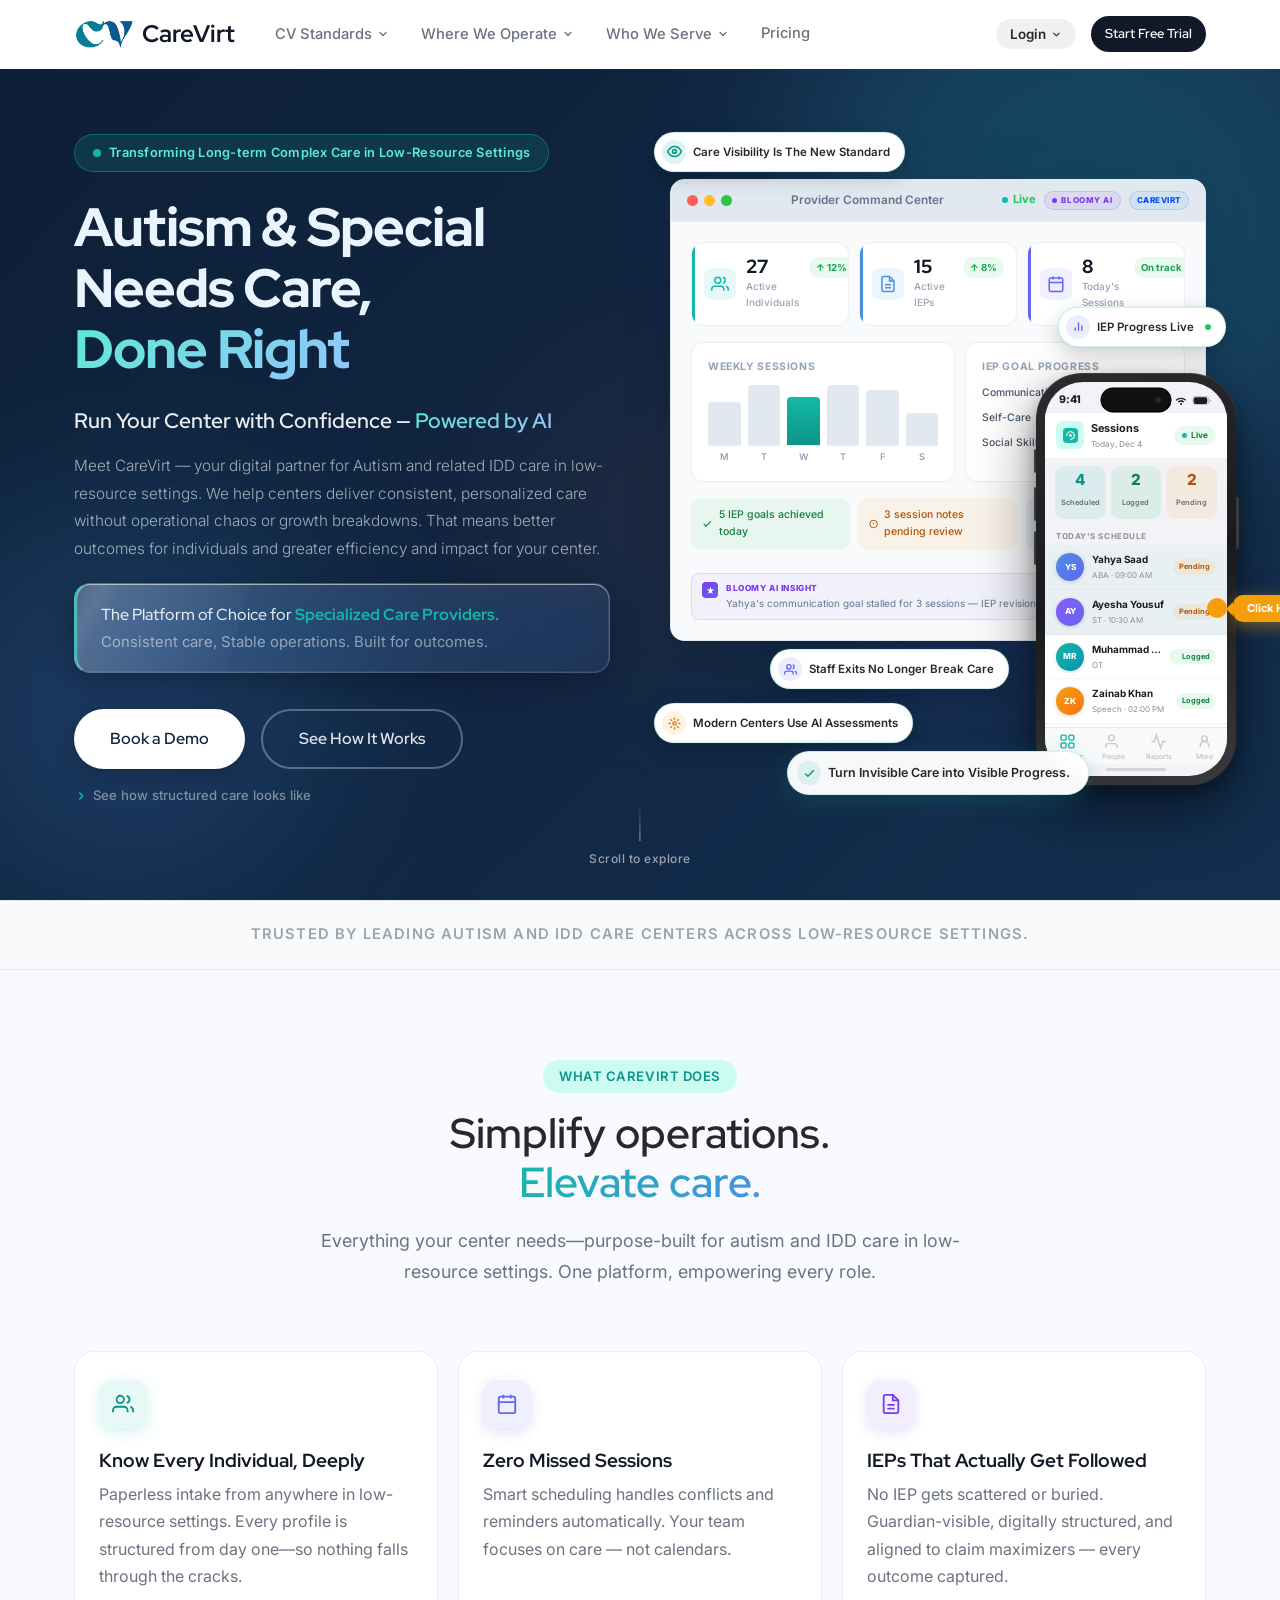
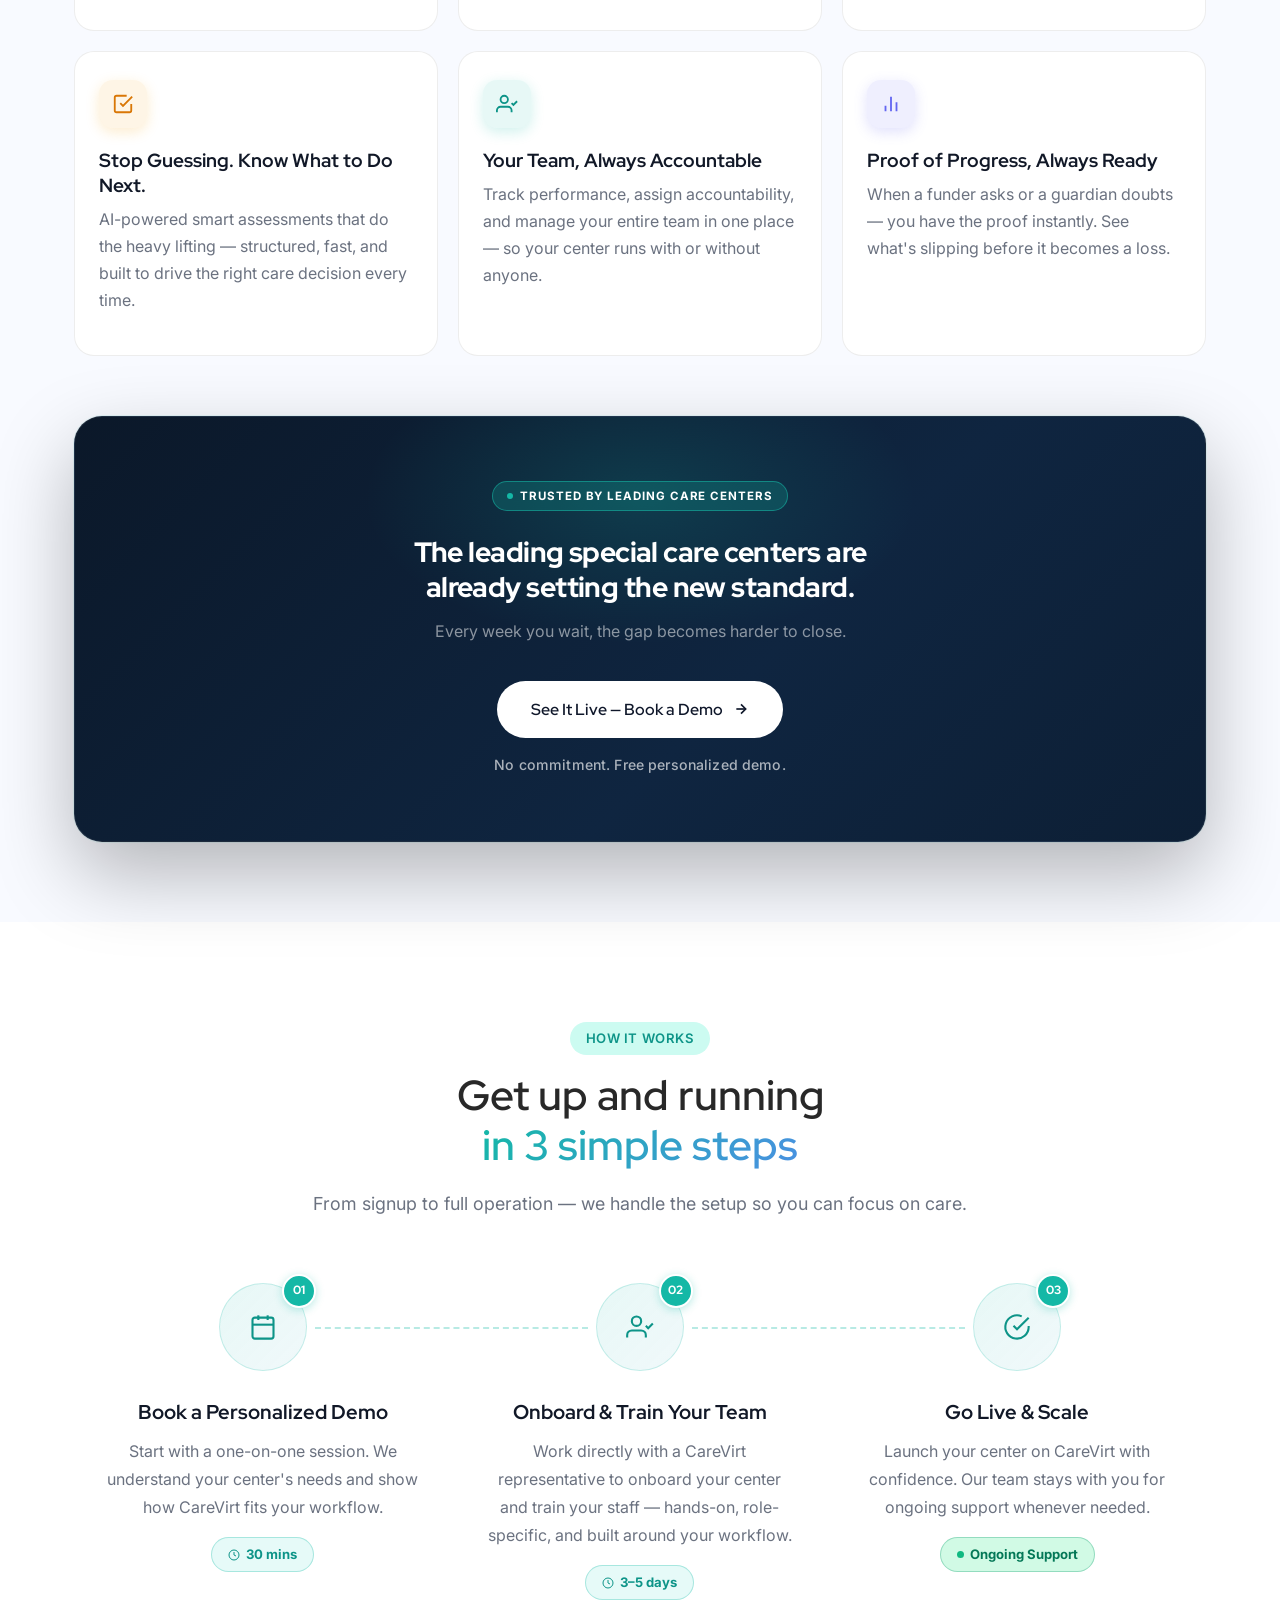
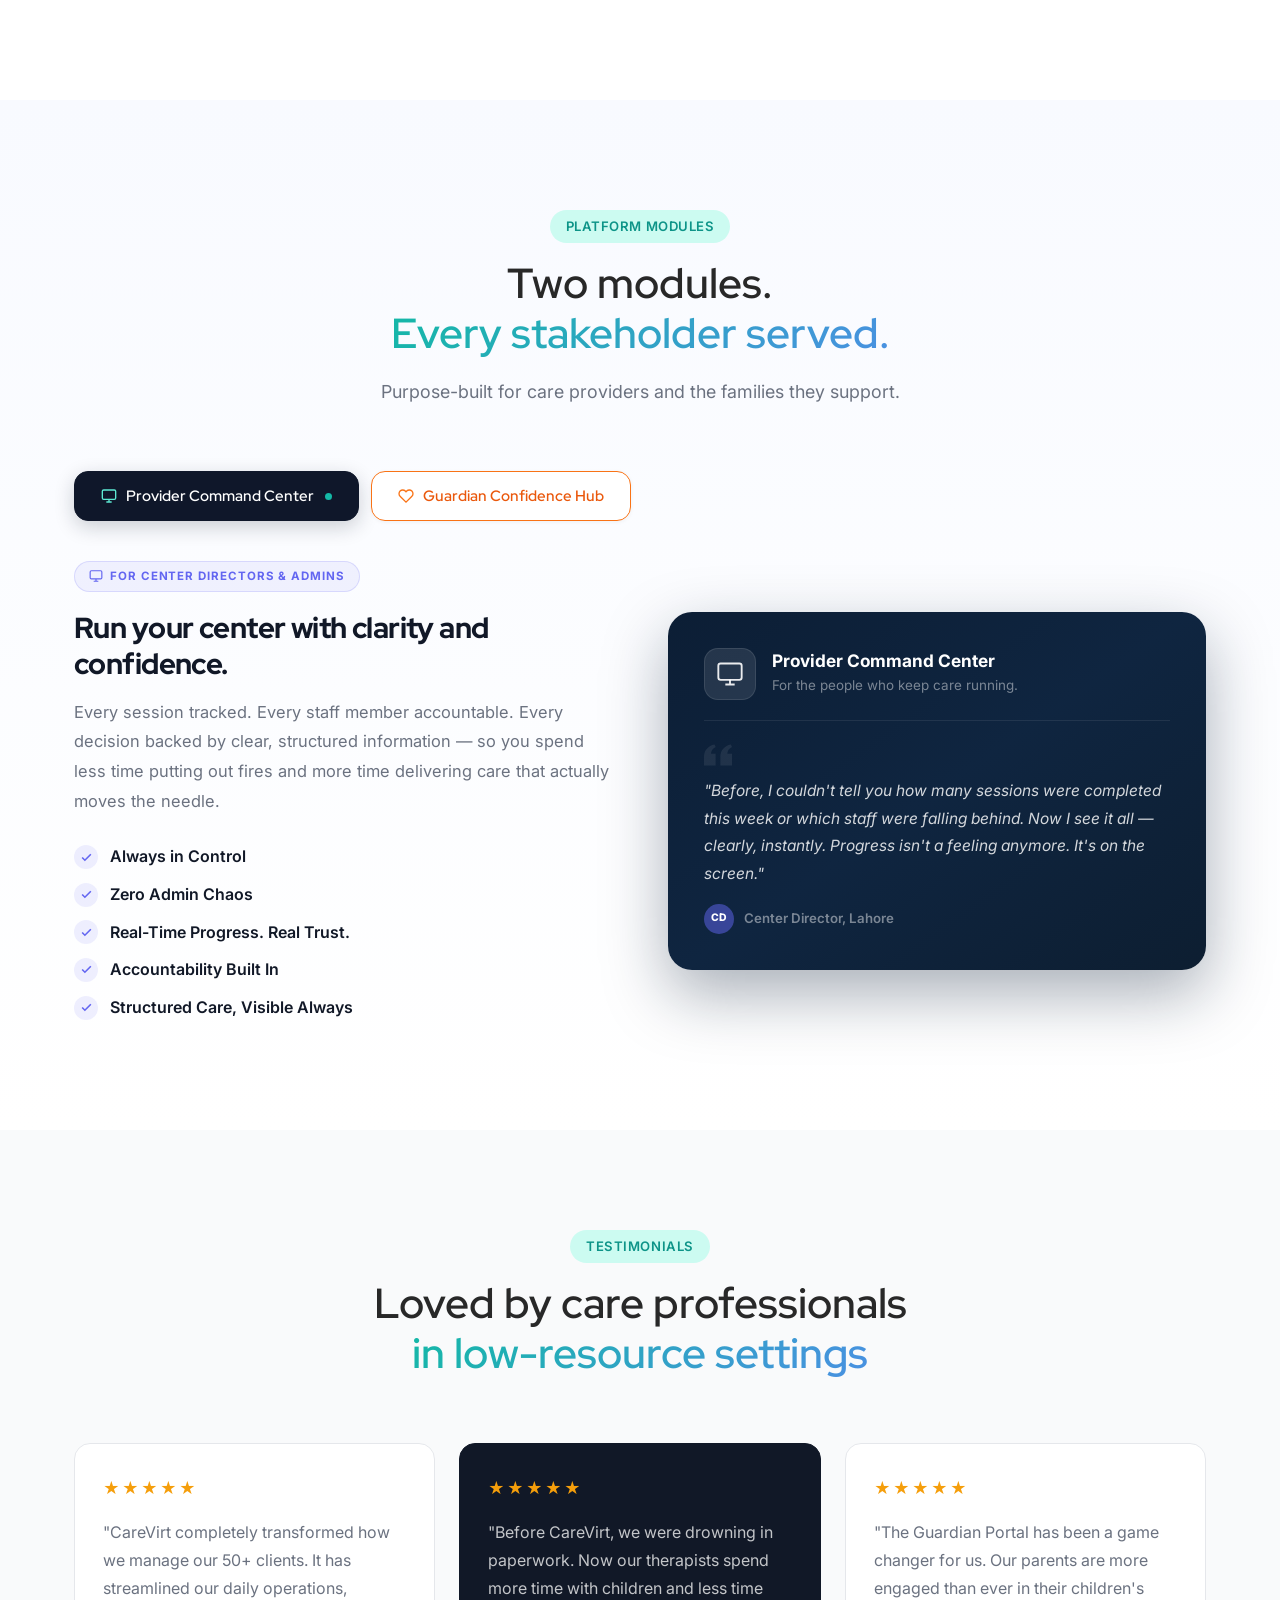
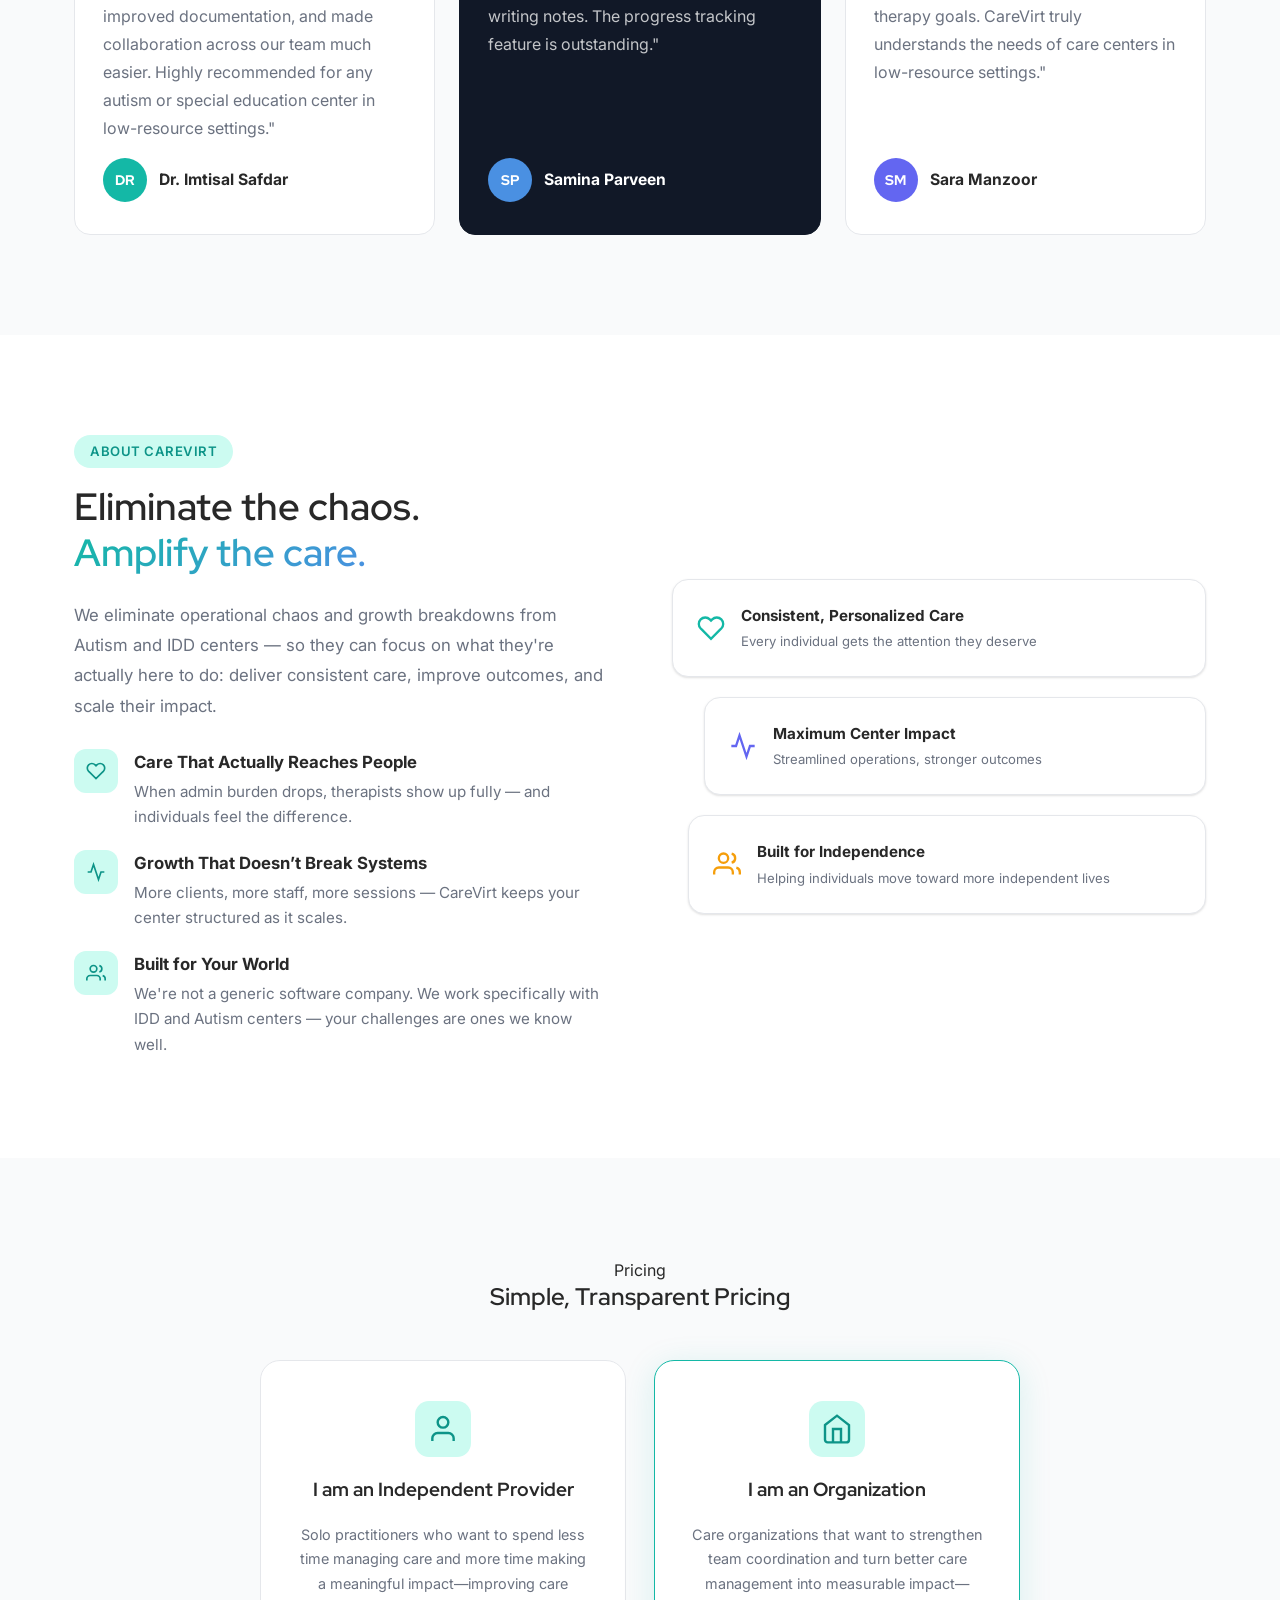
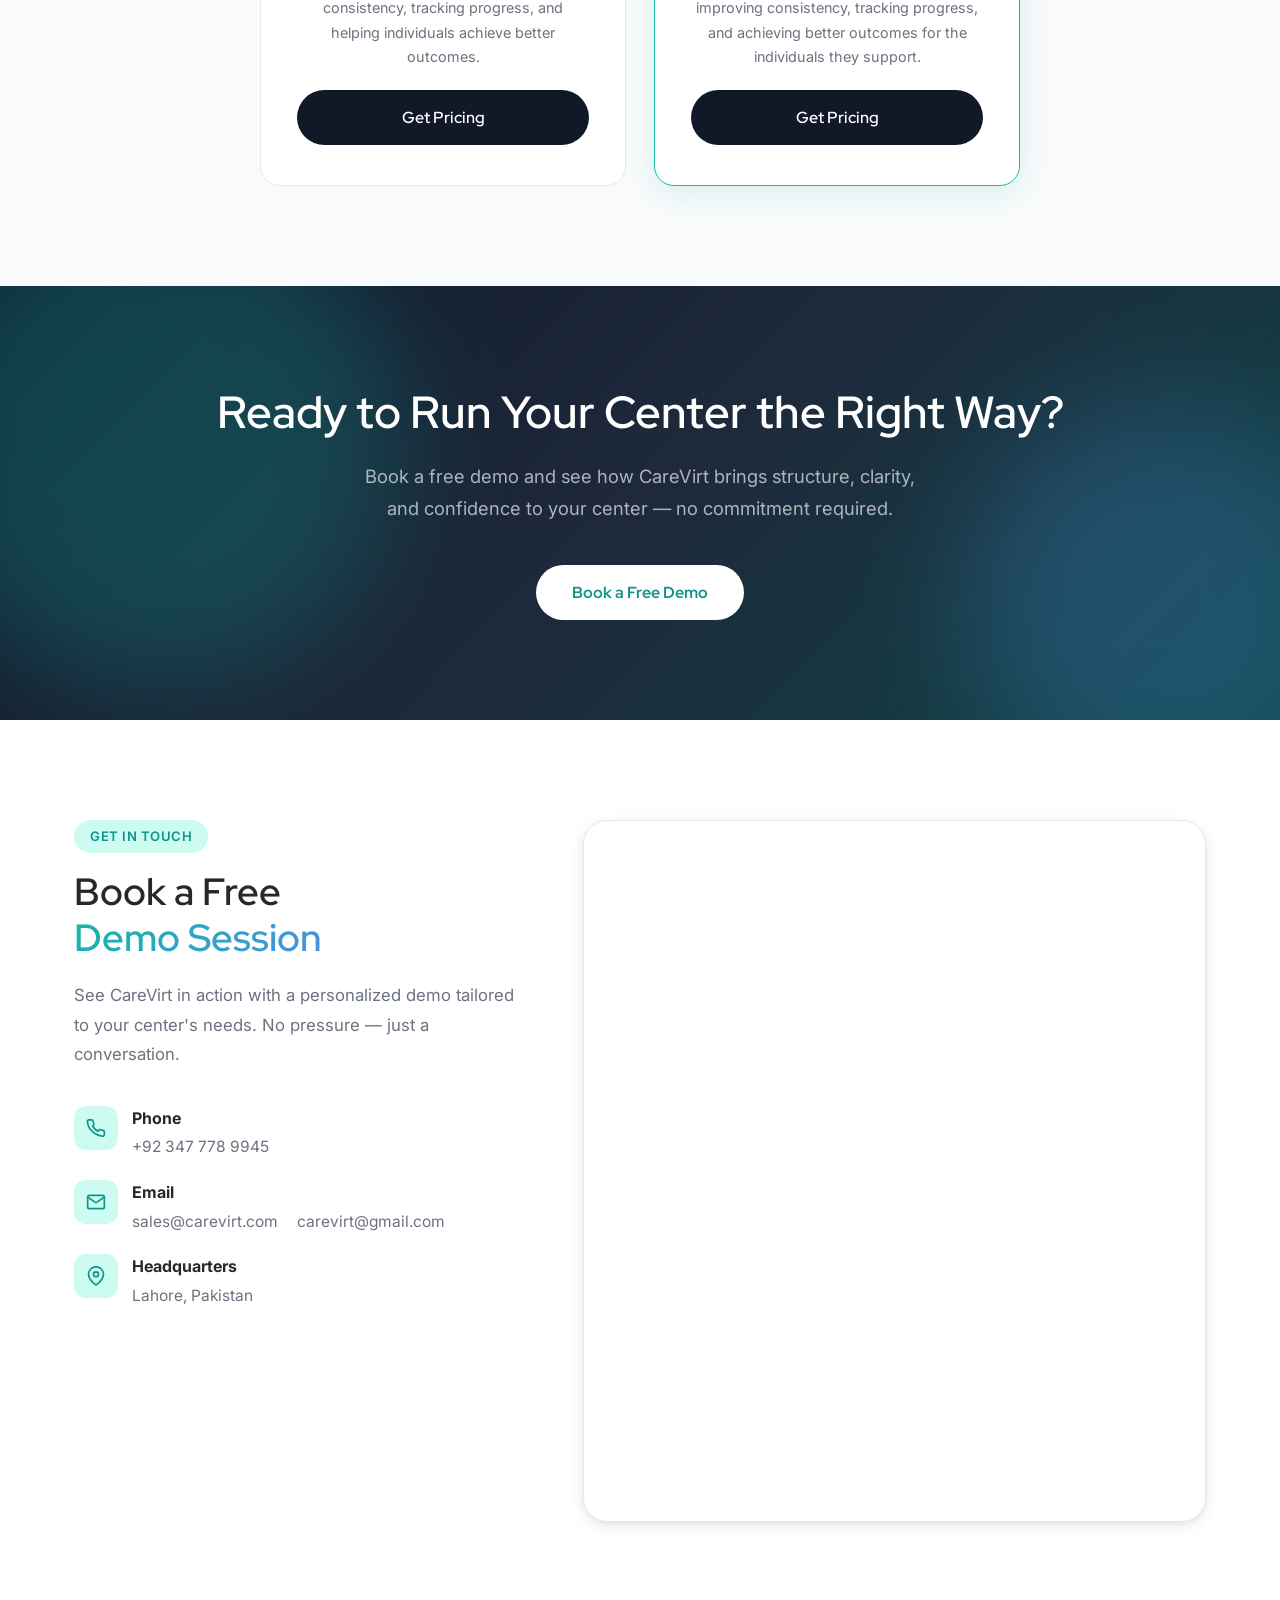
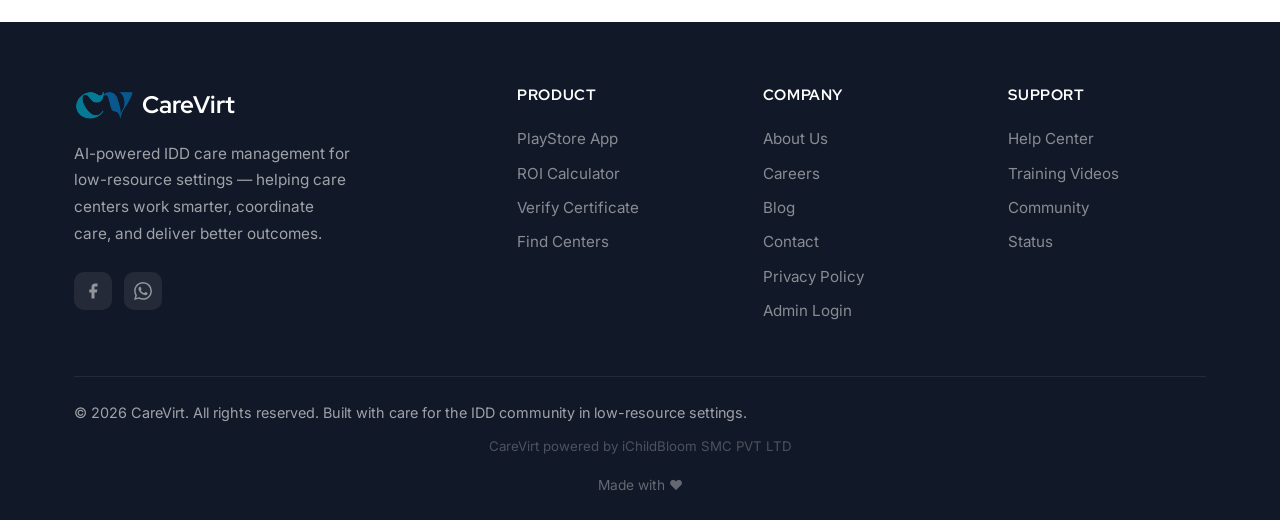
<file: index.html>
<!DOCTYPE html>
<html lang="en">
<head>
  <meta charset="UTF-8" />
  <meta name="viewport" content="width=device-width, initial-scale=1.0" />
  <title>CareVirt — Autism & Special Needs Care Software</title>
  <meta name="description" content="Pakistan's leading software platform for Intellectual & Developmental Disabilities (IDD) care centers. Streamline operations, improve outcomes, and run your center with confidence." />
  <link rel="preconnect" href="https://fonts.googleapis.com" />
  <link rel="preconnect" href="https://fonts.gstatic.com" crossorigin />
  <link href="https://fonts.googleapis.com/css2?family=Red+Hat+Display:wght@400;500;600;700;800&family=Inter:wght@300;400;500;600&display=swap" rel="stylesheet" />
  <link rel="icon" type="image/png" href="images/5.png" />
  <link rel="stylesheet" href="style.css" />
  <link rel="stylesheet" href="https://unpkg.com/aos@2.3.4/dist/aos.css" />
</head>
<body>

<!-- Put right after <body> -->
<div id="flash-message" class="flash-message">

  <div class="flash-icon">
      <svg width="13" height="13" viewBox="0 0 24 24" fill="none">
    <path 
      d="M12 7V13" 
      stroke="currentColor" 
      stroke-width="2.4" 
      stroke-linecap="round"
    />
    <circle cx="12" cy="17" r="1.2" fill="currentColor"/>
  </svg>
  </div>

  <div class="flash-text">
    Session expired. <b>Please log in again.</b>
  </div>

  <button class="flash-close" id="flashClose" aria-label="Close">
    <svg width="15" height="15" viewBox="0 0 24 24" fill="none">
      <path 
        d="M18 6L6 18M6 6L18 18" 
        stroke="currentColor" 
        stroke-width="2.5" 
        stroke-linecap="round"
      />
    </svg>
  </button>

</div>

<style>
.flash-message {
  position: fixed;
  top: 54px;
  left: 50%;
  transform: translateX(-50%) translateY(-10px);

  width: min(440px, calc(100% - 24px));

  display: flex;
  align-items: center;

  padding: 11px 14px;

  background: #fdecec;
  border: 1px solid #dc2626;

  border-radius: 11px;

  box-shadow: 0 10px 24px rgba(220, 38, 38, 0.08);

  font-family: Inter, sans-serif;

  opacity: 0;
  visibility: hidden;

  transition: all 0.25s ease;

  z-index: 99999;
}

.flash-message.show {
  opacity: 1;
  visibility: visible;
  transform: translateX(-50%) translateY(0);
}

.flash-icon {
  width: 22px;
  height: 22px;
  min-width: 22px;

  display: flex;
  align-items: center;
  justify-content: center;

  border-radius: 999px;

  background: #ef4444;
  color: #fff;

  margin-right: 12px;
}

.flash-text {
  flex: 1;

  text-align: center;

  color: #b42318;

  font-size: 14px;
  font-weight: 500;
  line-height: 1.4;

  margin-right: 10px;
}

.flash-close {
  border: none;
  background: transparent;

  width: 28px;
  height: 28px;

  display: flex;
  align-items: center;
  justify-content: center;

  cursor: pointer;

  color: #b42318;

  border-radius: 8px;

  transition: background 0.2s ease;
}

.flash-close:hover {
  background: rgba(180, 35, 24, 0.08);
}

@media (max-width: 600px) {
  .flash-message {
    top: 14px;
    padding: 10px 12px;
  }

  .flash-text {
    font-size: 13.5px;
  }
}
</style>

<script>
  const params = new URLSearchParams(window.location.search);

  if (params.get("message") === "token-expired") {
    const flash = document.getElementById("flash-message");
    const closeBtn = document.getElementById("flashClose");

    flash.classList.add("show");

    closeBtn.addEventListener("click", () => {
      flash.classList.remove("show");
    });
  }
</script>

  <!-- ======== NAVBAR ======== -->
  <header class="navbar" id="navbar">
    <div class="container nav-inner">
      <a  class="logo">
        <img src="images/5.png" alt="CareVirt" class="logo-img" />
        <span>Care<b>Virt</b></span>
      </a>

      <nav class="nav-links" id="navLinks">
        <!-- CV Standards Dropdown -->
        <div class="nav-dropdown">
          <button class="nav-dropdown-btn">CV Standards <svg class="chevron" width="12" height="12" viewBox="0 0 24 24" fill="none" stroke="currentColor" stroke-width="2.5" stroke-linecap="round" stroke-linejoin="round"><polyline points="6 9 12 15 18 9"/></svg></button>
          <div class="nav-dropdown-panel features-panel">
            <div class="features-grid">
              <div class="features-col">
                  <h5 style="
                    font-family: 'Red Hat Display', sans-serif;
                    font-size: 1.25rem;
                    font-weight: 700;
                    color: teal;
                    line-height: 1.3;
                    text-align: left;
                    margin: 0 0 18px 25px;
                    letter-spacing: -0.01em;
                  ">
                    Care & Clinical Outcomes
                  </h5>

                <a class="feature-item" >
                  <span class="feature-icon"><svg viewBox="0 0 24 24" fill="none" stroke-width="1.8" stroke-linecap="round" stroke-linejoin="round"><path d="M20 7H4a2 2 0 0 0-2 2v10a2 2 0 0 0 2 2h16a2 2 0 0 0 2-2V9a2 2 0 0 0-2-2z"/><path d="M16 3H8a2 2 0 0 0-2 2v2h12V5a2 2 0 0 0-2-2z"/></svg></span>
                  <span class="feature-text"><span class="feature-name">Individual Management & Records</span><span class="feature-desc">Manage individuals, demographics, facesheets and clinical records.</span></span>
                </a>

                <a class="feature-item" >
                  <span class="feature-icon"><svg viewBox="0 0 24 24" fill="none" stroke-width="1.8" stroke-linecap="round" stroke-linejoin="round"><path d="M9 5H7a2 2 0 0 0-2 2v12a2 2 0 0 0 2 2h10a2 2 0 0 0 2-2V7a2 2 0 0 0-2-2h-2"/><rect x="9" y="3" width="6" height="4" rx="1"/><path d="M9 12h6M9 16h4"/></svg></span>
                  <span class="feature-text"><span class="feature-name">Individualised Care Plans</span><span class="feature-desc">Create, manage, and automate individualised BSP/IEP care plans.</span></span>
                </a>
                
                <a class="feature-item" >
                  <span class="feature-icon"><svg viewBox="0 0 24 24" fill="none" stroke-width="1.8" stroke-linecap="round" stroke-linejoin="round"><circle cx="12" cy="8" r="4"/><path d="M4 20c0-4 3.6-7 8-7s8 3 8 7"/></svg></span>
                  <span class="feature-text"><span class="feature-name">Individualised Assessments</span><span class="feature-desc">Evaluate individual needs to guide targeted, clinical interventions.</span></span>
                </a>
               
                <a class="feature-item" >
                  <span class="feature-icon"><svg viewBox="0 0 24 24" fill="none" stroke-width="1.8" stroke-linecap="round" stroke-linejoin="round"><polyline points="22 12 18 12 15 21 9 3 6 12 2 12"/></svg></span>
                  <span class="feature-text"><span class="feature-name">Progress Tracking & Reporting</span><span class="feature-desc">Track real-time progress and generate reports in one click.</span></span>
                </a>
                

            
                <a class="feature-item" >
                  <span class="feature-icon"><svg viewBox="0 0 24 24" fill="none" stroke-width="1.8" stroke-linecap="round" stroke-linejoin="round"><path d="M10.29 3.86L1.82 18a2 2 0 0 0 1.71 3h16.94a2 2 0 0 0 1.71-3L13.71 3.86a2 2 0 0 0-3.42 0z"/><line x1="12" y1="9" x2="12" y2="13"/><line x1="12" y1="17" x2="12.01" y2="17"/></svg></span>
                  <span class="feature-text"><span class="feature-name">Incident Reporting & Alerts</span><span class="feature-desc">Log incidents, identify patterns, and instantly notify participants.</span></span>
                </a>

                  <a class="feature-item" >
                  <span class="feature-icon"><svg viewBox="0 0 24 24" fill="none" stroke-width="1.8" stroke-linecap="round" stroke-linejoin="round"><path d="M20 7H4a2 2 0 0 0-2 2v10a2 2 0 0 0 2 2h16a2 2 0 0 0 2-2V9a2 2 0 0 0-2-2z"/><path d="M16 3H8a2 2 0 0 0-2 2v2h12V5a2 2 0 0 0-2-2z"/></svg></span>
                  <span class="feature-text"><span class="feature-name">Goal Setting & Milestones</span><span class="feature-desc">Set benchmarks and track progress toward milestones.</span></span>
                </a>
              </div>
              
              <div class="features-col">
                  <h5 style="
                    font-family: 'Red Hat Display', sans-serif;
                    font-size: 1.25rem;
                    font-weight: 700;
                    color: teal;
                    line-height: 1.3;
                    text-align: left;
                    margin: 0 0 18px 25px;
                    letter-spacing: -0.01em;
                  ">
                    Workforce & Operations
                  </h5>
                  
                  <a class="feature-item" >
                    <span class="feature-icon"><svg viewBox="0 0 24 24" fill="none" stroke-width="1.8" stroke-linecap="round" stroke-linejoin="round"><rect x="3" y="4" width="18" height="18" rx="2"/><path d="M16 2v4M8 2v4M3 10h18"/><circle cx="12" cy="15" r="1.5"/></svg></span>
                    <span class="feature-text"><span class="feature-name">Session Scheduling & Logging</span><span class="feature-desc">Schedule, automate, and capture care delivery effortlessly.</span></span>
                  </a>
                  <a class="feature-item" >
                   <span class="feature-icon"><svg viewBox="0 0 24 24" fill="none" stroke-width="1.8" stroke-linecap="round" stroke-linejoin="round"><path d="M17 21v-2a4 4 0 0 0-4-4H5a4 4 0 0 0-4 4v2"/><circle cx="9" cy="7" r="4"/><path d="M23 21v-2a4 4 0 0 0-3-3.87"/><path d="M16 3.13a4 4 0 0 1 0 7.75"/></svg></span>
                   <span class="feature-text"><span class="feature-name">Staffing & Team Management</span><span class="feature-desc">Manage staff, roles, schedules, and accountability.</span></span>
                 </a>
                 <a class="feature-item" >
                  <span class="feature-icon"><svg viewBox="0 0 24 24" fill="none" stroke-width="1.8" stroke-linecap="round" stroke-linejoin="round"><circle cx="12" cy="12" r="10"/><line x1="2" y1="12" x2="22" y2="12"/><path d="M12 2a15.3 15.3 0 0 1 4 10 15.3 15.3 0 0 1-4 10 15.3 15.3 0 0 1-4-10 15.3 15.3 0 0 1 4-10z"/></svg></span>
                  <span class="feature-text"><span class="feature-name">Work & Task Management</span><span class="feature-desc">Provide staff a focused view of assigned tasks and daily responsibilities.</span></span>
                </a>

                <a class="feature-item" >
                  <span class="feature-icon"><svg viewBox="0 0 24 24" fill="none" stroke-width="1.8" stroke-linecap="round" stroke-linejoin="round"><path d="M9 11l3 3L22 4"/><path d="M21 12v7a2 2 0 0 1-2 2H5a2 2 0 0 1-2-2V5a2 2 0 0 1 2-2h11"/></svg></span>
                  <span class="feature-text"><span class="feature-name">Care Attendance</span><span class="feature-desc">Track attendance across all scheduled care sessions.</span></span>
                </a>
             

                 <a class="feature-item" >
                  <span class="feature-icon"><svg viewBox="0 0 24 24" fill="none" stroke-width="1.8" stroke-linecap="round" stroke-linejoin="round"><rect x="3" y="11" width="18" height="11" rx="2"/><path d="M7 11V7a5 5 0 0 1 10 0v4"/><circle cx="12" cy="16" r="1.5"/></svg></span>
                  <span class="feature-text"><span class="feature-name">Role-Based Access</span><span class="feature-desc">Control access across teams and responsibilities.</span></span>
                </a>

              </div>

              <div class="features-col">

                 <h5 style="
                    font-family: 'Red Hat Display', sans-serif;
                    font-size: 1.25rem;
                    font-weight: 700;
                    color: teal;
                    line-height: 1.3;
                    text-align: left;
                    margin: 0 0 18px 25px;
                    letter-spacing: -0.01em;
                  ">
                   Connectivity & Expansion
                  </h5>
               
               
                <a class="feature-item" >
                  <span class="feature-icon"><svg viewBox="0 0 24 24" fill="none" stroke-width="1.8" stroke-linecap="round" stroke-linejoin="round"><path d="M17 21v-2a4 4 0 0 0-4-4H5a4 4 0 0 0-4 4v2"/><circle cx="9" cy="7" r="4"/><path d="M23 17v-1a4 4 0 0 0-4-4"/></svg></span>
                  <span class="feature-text"><span class="feature-name">Guardian Portal</span><span class="feature-desc">Keep guardians informed and engaged in care.</span></span>
                </a>


                <a class="feature-item" >
                  <span class="feature-icon"><svg viewBox="0 0 24 24" fill="none" stroke-width="1.8" stroke-linecap="round" stroke-linejoin="round"><circle cx="12" cy="12" r="10"/><line x1="2" y1="12" x2="22" y2="12"/><path d="M12 2a15.3 15.3 0 0 1 4 10 15.3 15.3 0 0 1-4 10 15.3 15.3 0 0 1-4-10 15.3 15.3 0 0 1 4-10z"/></svg></span>
                  <span class="feature-text"><span class="feature-name">Cross-Zone Care</span><span class="feature-desc">Coordinate care across different time zones.</span></span>
                </a>

                <a class="feature-item" >
                  <span class="feature-icon"><svg viewBox="0 0 24 24" fill="none" stroke-width="1.8" stroke-linecap="round" stroke-linejoin="round"><path d="M17 21v-2a4 4 0 0 0-4-4H5a4 4 0 0 0-4 4v2"/><circle cx="9" cy="7" r="4"/><path d="M23 17v-1a4 4 0 0 0-4-4"/></svg></span>
                  <span class="feature-text"><span class="feature-name">Mobile Accessibility</span><span class="feature-desc">Access essential workflows and updates from any device.</span></span>
                </a>

                <a class="feature-item" >
                  <span class="feature-icon"><svg viewBox="0 0 24 24" fill="none" stroke-width="1.8" stroke-linecap="round" stroke-linejoin="round"><line x1="8" y1="6" x2="21" y2="6"/><line x1="8" y1="12" x2="21" y2="12"/><line x1="8" y1="18" x2="21" y2="18"/><line x1="3" y1="6" x2="3.01" y2="6"/><line x1="3" y1="12" x2="3.01" y2="12"/><line x1="3" y1="18" x2="3.01" y2="18"/></svg></span>
                  <span class="feature-text"><span class="feature-name">Leads Management</span><span class="feature-desc">Capture, organize, and manage prospective clients.</span></span>
                </a>

                <a class="feature-item" >
                  <span class="feature-icon"><svg viewBox="0 0 24 24" fill="none" stroke-width="1.8" stroke-linecap="round" stroke-linejoin="round"><path d="M17 21v-2a4 4 0 0 0-4-4H5a4 4 0 0 0-4 4v2"/><circle cx="9" cy="7" r="4"/><path d="M23 17v-1a4 4 0 0 0-4-4"/></svg></span>
                  <span class="feature-text"><span class="feature-name">Business Integrations</span><span class="feature-desc">Embed forms, portals, and authentication into your workspace.</span></span>
                </a>

                

              


               
              </div>

              
            </div>
          </div>
        </div>

        <!-- Where We Operate Dropdown -->
        <div class="nav-dropdown">
          <button class="nav-dropdown-btn">Where We Operate <svg class="chevron" width="12" height="12" viewBox="0 0 24 24" fill="none" stroke="currentColor" stroke-width="2.5" stroke-linecap="round" stroke-linejoin="round"><polyline points="6 9 12 15 18 9"/></svg></button>
          <div class="nav-dropdown-panel countries-panel">
            <a class="country-item">🇬🇭&nbsp; &nbsp;Ghana</a>
            <a class="country-item">🇵🇰&nbsp; &nbsp;Pakistan</a>
            <a class="country-item">🇿🇦&nbsp; &nbsp;South Africa</a>
            <!-- <a class="country-item">🇧🇩&nbsp; &nbsp;Bangladesh</a>
            <a class="country-item">🇳🇵&nbsp; &nbsp;Nepal</a>
            <a class="country-item">🇰🇪&nbsp; &nbsp;Kenya</a>
            <a class="country-item">🇮🇳&nbsp; &nbsp;India</a> -->
          </div>
        </div>

        <!-- Who We Serve Dropdown -->
        <div class="nav-dropdown">
          <button class="nav-dropdown-btn">Who We Serve <svg class="chevron" width="12" height="12" viewBox="0 0 24 24" fill="none" stroke="currentColor" stroke-width="2.5" stroke-linecap="round" stroke-linejoin="round"><polyline points="6 9 12 15 18 9"/></svg></button>
          <div class="nav-dropdown-panel who-panel">
            <a class="feature-item">
              <span class="feature-icon"><svg viewBox="0 0 24 24" fill="none" stroke="currentColor" stroke-width="1.8" stroke-linecap="round" stroke-linejoin="round"><circle cx="12" cy="8" r="4"/><path d="M4 20c0-4 3.6-7 8-7s8 3 8 7"/></svg></span>
              <span class="feature-text"><span class="feature-name">Autism &amp; Special Needs Centers</span></span>
            </a>
            <a class="feature-item">
              <span class="feature-icon"><svg viewBox="0 0 24 24" fill="none" stroke="currentColor" stroke-width="1.8" stroke-linecap="round" stroke-linejoin="round"><path d="M2 3h20v14H2z"/><path d="M8 21h8M12 17v4"/></svg></span>
              <span class="feature-text"><span class="feature-name">Special Education Schools &amp; Centers</span></span>
            </a>
            <a class="feature-item">
              <span class="feature-icon"><svg viewBox="0 0 24 24" fill="none" stroke="currentColor" stroke-width="1.8" stroke-linecap="round" stroke-linejoin="round"><polyline points="22 12 18 12 15 21 9 3 6 12 2 12"/></svg></span>
              <span class="feature-text"><span class="feature-name">Therapy &amp; Rehabilitation Centers</span></span>
            </a>
            
             <a class="feature-item">
              <span class="feature-icon"><svg viewBox="0 0 24 24" fill="none" stroke="currentColor" stroke-width="1.8" stroke-linecap="round" stroke-linejoin="round"><path d="M17 21v-2a4 4 0 0 0-4-4H5a4 4 0 0 0-4 4v2"/><circle cx="9" cy="7" r="4"/><path d="M23 21v-2a4 4 0 0 0-3-3.87"/><path d="M16 3.13a4 4 0 0 1 0 7.75"/></svg></span>
              <span class="feature-text"><span class="feature-name">Multidisciplinary Care Teams</span></span>
            </a>

            <a class="feature-item">
              <span class="feature-icon"><svg viewBox="0 0 24 24" fill="none" stroke="currentColor" stroke-width="1.8" stroke-linecap="round" stroke-linejoin="round"><path d="M9 5H7a2 2 0 0 0-2 2v12a2 2 0 0 0 2 2h10a2 2 0 0 0 2-2V7a2 2 0 0 0-2-2h-2"/><rect x="9" y="3" width="6" height="4" rx="1"/><path d="M9 12h6M9 16h4"/></svg></span>
              <span class="feature-text"><span class="feature-name">Disability &amp; IDD Service Providers</span></span>
            </a>
           
            <a class="feature-item">
              <span class="feature-icon"><svg viewBox="0 0 24 24" fill="none" stroke="currentColor" stroke-width="1.8" stroke-linecap="round" stroke-linejoin="round"><path d="M17 21v-2a4 4 0 0 0-4-4H5a4 4 0 0 0-4 4v2"/><circle cx="9" cy="7" r="4"/><path d="M23 21v-2a4 4 0 0 0-3-3.87"/><path d="M16 3.13a4 4 0 0 1 0 7.75"/></svg></span>
              <span class="feature-text"><span class="feature-name">Guardians & Families</span></span>
            </a>
            <a class="feature-item">
              <span class="feature-icon"><svg viewBox="0 0 24 24" fill="none" stroke="currentColor" stroke-width="1.8" stroke-linecap="round" stroke-linejoin="round"><path d="M3 9l9-7 9 7v11a2 2 0 0 1-2 2H5a2 2 0 0 1-2-2z"/><polyline points="9 22 9 12 15 12 15 22"/></svg></span>
              <span class="feature-text"><span class="feature-name">Community &amp; Nonprofit Care Organizations</span></span>
            </a>
          </div>
        </div>

        <div class="nav-dropdown">
          <a class="nav-dropdown-btn" href="#pricing">Pricing</a>
        </div>

      </nav>

      <div class="nav-actions">
        <div class="nav-dropdown login-dropdown">
          <button class="btn-ghost nav-dropdown-btn">Login <svg class="chevron" width="11" height="11" viewBox="0 0 24 24" fill="none" stroke="currentColor" stroke-width="2.5" stroke-linecap="round" stroke-linejoin="round"><polyline points="6 9 12 15 18 9"/></svg></button>
          <div class="nav-dropdown-panel login-panel">
            <a href="https://app.carevirt.com/providers/sign_in" class="login-item">
              <span class="login-item-icon"><svg viewBox="0 0 24 24" fill="none" stroke="currentColor" stroke-width="1.8" stroke-linecap="round" stroke-linejoin="round"><rect x="2" y="3" width="20" height="14" rx="2"/><path d="M8 21h8M12 17v4"/></svg></span>
              <span class="login-item-text"><span class="login-item-name">Provider Login</span><span class="login-item-desc">For care centers &amp; staff</span></span>
            </a>
            <a href="https://app.carevirt.com/guardians/sign_in" class="login-item">
              <span class="login-item-icon"><svg viewBox="0 0 24 24" fill="none" stroke="currentColor" stroke-width="1.8" stroke-linecap="round" stroke-linejoin="round"><path d="M17 21v-2a4 4 0 0 0-4-4H5a4 4 0 0 0-4 4v2"/><circle cx="9" cy="7" r="4"/><path d="M23 21v-2a4 4 0 0 0-3-3.87"/><path d="M16 3.13a4 4 0 0 1 0 7.75"/></svg></span>
              <span class="login-item-text"><span class="login-item-name">Guardian Login</span><span class="login-item-desc">For families &amp; guardians</span></span>
            </a>
          </div>
        </div>
        <a href="https://app.carevirt.com/sign_up" class="btn-primary">Start Free Trial</a>
      </div>

      <button class="hamburger" id="hamburger" aria-label="Toggle menu">
        <span></span><span></span><span></span>
      </button>
    </div>

    <!-- Mobile Menu -->
    <div class="mobile-menu" id="mobileMenu">

      <!-- CV Standards accordion -->
      <div class="mob-section">
        <button class="mob-section-btn" onclick="this.parentElement.classList.toggle('open')">
          CV Standards
          <svg class="mob-chevron" width="13" height="13" viewBox="0 0 24 24" fill="none" stroke="currentColor" stroke-width="2.5" stroke-linecap="round" stroke-linejoin="round"><polyline points="6 9 12 15 18 9"/></svg>
        </button>
        <div class="mob-section-body">
          <a class="mob-feature">Individualised Care Plans</a>
          <a class="mob-feature">Individualised Assessments</a>
          <a class="mob-feature">Progress Tracking &amp; Reporting</a>
          <a class="mob-feature">Individuals &amp; Records</a>
          <a class="mob-feature">Plans &amp; Goals Tracking</a>
          <a class="mob-feature">Incident Reporting &amp; Alerts</a>
          <a class="mob-feature">Session Scheduling &amp; Logging</a>
          <a class="mob-feature">Staffing &amp; Team Management</a>
          <a class="mob-feature">My Work</a>
          <a class="mob-feature">Care Attendance</a>
          <a class="mob-feature">Role-Based Access</a>
          <a class="mob-feature">Guardian Portal</a>
          <a class="mob-feature">Cross-Zone Care</a>
          <a class="mob-feature">Mobile Accessibility</a>
          <a class="mob-feature">Business Integrations</a>
          <a class="mob-feature">Leads Management</a>
        </div>
      </div>

      <!-- Where We Operate accordion -->
      <div class="mob-section">
        <button class="mob-section-btn" onclick="this.parentElement.classList.toggle('open')">
          Where We Operate
          <svg class="mob-chevron" width="13" height="13" viewBox="0 0 24 24" fill="none" stroke="currentColor" stroke-width="2.5" stroke-linecap="round" stroke-linejoin="round"><polyline points="6 9 12 15 18 9"/></svg>
        </button>
        <div class="mob-section-body">
          <a class="mob-feature" >🇬🇭 Ghana</a>
          <a class="mob-feature" >🇵🇰 Pakistan</a>
          <a class="mob-feature" >🇿🇦 South Africa</a>
          <!-- <a class="mob-feature" >🇳🇵 Nepal</a>
          <a class="mob-feature" >🇧🇩 Bangladesh</a>
          <a class="mob-feature" >🇰🇪 Kenya</a>
          <a class="mob-feature" >🇮🇳 India</a> -->
        </div>
      </div>

      <!-- Who We Serve accordion -->
      <div class="mob-section">
        <button class="mob-section-btn" onclick="this.parentElement.classList.toggle('open')">
          Who We Serve
          <svg class="mob-chevron" width="13" height="13" viewBox="0 0 24 24" fill="none" stroke="currentColor" stroke-width="2.5" stroke-linecap="round" stroke-linejoin="round"><polyline points="6 9 12 15 18 9"/></svg>
        </button>
        <div class="mob-section-body">
          <a class="mob-feature">Autism &amp; Special Needs Centers</a>
          <a class="mob-feature">Special Education Schools &amp; Centers</a>
          <a class="mob-feature">Therapy &amp; Rehabilitation Centers</a>
          <a class="mob-feature">Disability &amp; IDD Service Providers</a>
          <a class="mob-feature">Multidisciplinary Care Teams</a>
          <a class="mob-feature">Guardians &amp; Families</a>
          <a class="mob-feature">Community &amp; Nonprofit Care Organizations</a>
        </div>

         <div class="nav-dropdown">
          <a class="nav-dropdown-btn" href="#pricing">Pricing</a>
        </div>
        
      </div>

       <div class="mob-section">
        <a class="mob-section-btn" href="#pricing" onclick="closeMobile()">Pricing</a>
      </div>

      <div class="mobile-actions">
        <p class="mob-login-label">Sign in as</p>
        <div class="mob-login-group">
          <a href="https://app.carevirt.com/providers/sign_in" class="mob-login-card" onclick="closeMobile()">
            <span class="mob-login-icon">
              <svg width="22" height="22" viewBox="0 0 24 24" fill="none" stroke="currentColor" stroke-width="1.8" stroke-linecap="round" stroke-linejoin="round">
                <path d="M19 21v-2a4 4 0 0 0-4-4H9a4 4 0 0 0-4 4v2"/>
                <circle cx="12" cy="7" r="4"/>
                <path d="M22 11a4 4 0 0 0-4-4"/>
                <path d="M22 15a4 4 0 0 0-4 4"/>
              </svg>
            </span>
            <span class="mob-login-title">Provider</span>
            <span class="mob-login-sub">Login &rarr;</span>
          </a>
          <a href="https://app.carevirt.com/guardians/sign_in" class="mob-login-card" onclick="closeMobile()">
            <span class="mob-login-icon">
              <svg width="22" height="22" viewBox="0 0 24 24" fill="none" stroke="currentColor" stroke-width="1.8" stroke-linecap="round" stroke-linejoin="round">
                <path d="M17 21v-2a4 4 0 0 0-4-4H5a4 4 0 0 0-4 4v2"/>
                <circle cx="9" cy="7" r="4"/>
                <path d="M23 21v-2a4 4 0 0 0-3-3.87"/>
                <path d="M16 3.13a4 4 0 0 1 0 7.75"/>
              </svg>
            </span>
            <span class="mob-login-title">Guardian</span>
            <span class="mob-login-sub">Login &rarr;</span>
          </a>
        </div>
        <div class="mob-divider"><span>or</span></div>
        <a href="https://app.carevirt.com/sign_up" class="mob-cta-btn" onclick="closeMobile()">
          <span class="mob-cta-text">Start Free Trial</span>
        </a>
      </div>
    </div>
  </header>

  <!-- ======== HERO ======== -->
  <section class="hero" id="home">
    <div class="hero-bg-blobs">
      <div class="blob blob-1"></div>
      <div class="blob blob-2"></div>
      <div class="blob blob-3"></div>
    </div>
    <div class="container hero-inner">
      <div class="hero-content" data-aos="fade-up">
        <div class="hero-badge">
          <span class="pulse-dot"></span>
            Transforming Long-term Complex Care in Low-Resource Settings
        </div>
        <h1 class="hero-title">
          Autism &amp; Special Needs Care,<br/>
          <span class="gradient-text">Done Right</span>
        </h1>
        <p class="hero-sub-lead">Run Your Center with Confidence — <em>Powered by AI</em></p>
        <p class="hero-sub">
          Meet CareVirt — your digital partner for Autism and related IDD care in low-resource settings.
          We help centers deliver consistent, personalized care without operational chaos or growth breakdowns.
          That means better outcomes for individuals and greater efficiency and impact for your center.
        </p>
        <div class="hero-tagline-block">
          <p class="hero-tagline-main">The Platform of Choice for <strong>Specialized Care Providers.</strong></p>
          <p class="hero-tagline-sub">Consistent care, Stable operations. Built for outcomes.</p>
        </div>
        <div class="hero-cta">
          <a href="#book-a-demo" class="btn-primary btn-large">Book a Demo</a>
          <a href="#how-it-works" class="btn-outline btn-large">See How It Works</a>
        </div>
        <p class="hero-subhint">
          <svg width="14" height="14" viewBox="0 0 24 24" fill="none" stroke="currentColor" stroke-width="2.5"><polyline points="9 18 15 12 9 6"/></svg>
          See how structured care looks like
        </p>
      </div>

      <div class="hero-visual" data-aos="fade-left" data-aos-delay="200">
        <div class="vi-stage">

          <!-- ── Glow ring behind everything ── -->
          <div class="vi-glow"></div>

          <!-- ══════════════════════════════════
               MAIN APP WINDOW (dashboard)
               ══════════════════════════════════ -->
          <div class="vi-window">
            <!-- window chrome bar -->
            <div class="vi-bar">
              <div class="vi-dots">
                <span class="vd-red"></span>
                <span class="vd-yellow"></span>
                <span class="vd-green"></span>
              </div>
              <div class="vi-bar-label">
                Provider Command Center
              </div>
              <div class="vi-live"><span class="pulse-dot small"></span> Live</div>
              <div class="vi-ai-pill"><div class="vi-ai-pill-dot"></div> Bloomy AI</div>
               <div class="vi-ai-pilled">CareVirt</div>
            </div>

            <!-- window body -->
            <div class="vi-body">

              <!-- top KPI row -->
              <div class="vi-kpi-row">
                <div class="vi-kpi vi-kpi-teal">
                  <div class="vi-kpi-icon">
                    <svg width="18" height="18" viewBox="0 0 24 24" fill="none" stroke="currentColor" stroke-width="2"><path d="M17 21v-2a4 4 0 0 0-4-4H5a4 4 0 0 0-4 4v2"/><circle cx="9" cy="7" r="4"/><path d="M23 21v-2a4 4 0 0 0-3-3.87"/><path d="M16 3.13a4 4 0 0 1 0 7.75"/></svg>
                  </div>
                  <div>
                    <div class="vi-kpi-num">27</div>
                    <div class="vi-kpi-lbl">Active Individuals</div>
                  </div>
                  <div class="vi-kpi-trend up">↑ 12%</div>
                </div>

                <div class="vi-kpi vi-kpi-blue">
                  <div class="vi-kpi-icon">
                    <svg width="18" height="18" viewBox="0 0 24 24" fill="none" stroke="currentColor" stroke-width="2"><path d="M14 2H6a2 2 0 0 0-2 2v16a2 2 0 0 0 2 2h12a2 2 0 0 0 2-2V8z"/><polyline points="14 2 14 8 20 8"/><line x1="16" y1="13" x2="8" y2="13"/><line x1="16" y1="17" x2="8" y2="17"/></svg>
                  </div>
                  <div>
                    <div class="vi-kpi-num">15</div>
                    <div class="vi-kpi-lbl">Active IEPs</div>
                  </div>
                  <div class="vi-kpi-trend up">↑ 8%</div>
                </div>

                <div class="vi-kpi vi-kpi-purple">
                  <div class="vi-kpi-icon">
                    <svg width="18" height="18" viewBox="0 0 24 24" fill="none" stroke="currentColor" stroke-width="2"><rect x="3" y="4" width="18" height="18" rx="2"/><line x1="16" y1="2" x2="16" y2="6"/><line x1="8" y1="2" x2="8" y2="6"/><line x1="3" y1="10" x2="21" y2="10"/></svg>
                  </div>
                  <div>
                    <div class="vi-kpi-num">8</div>
                    <div class="vi-kpi-lbl">Today's Sessions</div>
                  </div>
                  <div class="vi-kpi-trend up">On track</div>
                </div>
              </div>

              <!-- chart + goals split -->
              <div class="vi-mid-row">
                <!-- bar chart -->
                <div class="vi-chart-box">
                  <div class="vi-section-label">Weekly Sessions</div>
                  <div class="vi-bars">
                    <div class="vi-bar-col" data-tip="Monday · 4 sessions"><div class="vi-bar" style="--bh:55%"></div><span>M</span></div>
                    <div class="vi-bar-col" data-tip="Tuesday · 7 sessions"><div class="vi-bar" style="--bh:78%"></div><span>T</span></div>
                    <div class="vi-bar-col" data-tip="Wednesday · 5 sessions"><div class="vi-bar vi-bar-active" style="--bh:62%"></div><span>W</span></div>
                    <div class="vi-bar-col" data-tip="Thursday · 7 sessions"><div class="vi-bar" style="--bh:90%"></div><span>T</span></div>
                    <div class="vi-bar-col" data-tip="Friday · 6 sessions"><div class="vi-bar" style="--bh:70%"></div><span>F</span></div>
                    <div class="vi-bar-col" data-tip="Saturday · 3 sessions"><div class="vi-bar" style="--bh:42%"></div><span>S</span></div>
                  </div>
                </div>

                <!-- goal progress -->
                <div class="vi-goals-box">
                  <div class="vi-section-label">IEP Goal Progress</div>
                  <div class="vi-goal-row">
                    <span>Communication</span>
                    <div class="vi-progress-track"><div class="vi-progress-fill" style="--gw:82%"></div></div>
                    <span class="vi-pct">82%</span>
                  </div>
                  <div class="vi-goal-row">
                    <span>Self-Care</span>
                    <div class="vi-progress-track"><div class="vi-progress-fill" style="--gw:67%"></div></div>
                    <span class="vi-pct">67%</span>
                  </div>
                  <div class="vi-goal-row">
                    <span>Social Skills</span>
                    <div class="vi-progress-track"><div class="vi-progress-fill" style="--gw:91%"></div></div>
                    <span class="vi-pct">91%</span>
                  </div>
                </div>
              </div>

              <!-- bottom alerts -->
              <div class="vi-alerts">
                <div class="vi-alert vi-alert-green">
                  <svg width="12" height="12" viewBox="0 0 24 24" fill="none" stroke="currentColor" stroke-width="2.5"><polyline points="20 6 9 17 4 12"/></svg>
                  5 IEP goals achieved today
                </div>
                <div class="vi-alert vi-alert-orange">
                  <svg width="12" height="12" viewBox="0 0 24 24" fill="none" stroke="currentColor" stroke-width="2.5"><circle cx="12" cy="12" r="10"/><line x1="12" y1="8" x2="12" y2="12"/><line x1="12" y1="16" x2="12.01" y2="16"/></svg>
                  3 session notes pending review
                </div>
                <div class="vi-alert vi-alert-blue">
                  <svg width="12" height="12" viewBox="0 0 24 24" fill="none" stroke="currentColor" stroke-width="2.5"><rect x="3" y="4" width="18" height="18" rx="2"/><line x1="16" y1="2" x2="16" y2="6"/><line x1="8" y1="2" x2="8" y2="6"/><line x1="3" y1="10" x2="21" y2="10"/></svg>
                  Next: Yahya Saad · ABA · 09:00 AM
                </div>
              </div>

              <!-- Bloomy AI insight -->
              <div class="vi-ai-insight">
                <div class="vi-ai-insight-icon">
                  <svg width="9" height="9" viewBox="0 0 24 24" fill="currentColor"><path d="M12 2l2.4 7.4H22l-6.2 4.5 2.4 7.5L12 17l-6.2 4.4 2.4-7.5L2 9.4h7.6z"/></svg>
                </div>
                <div>
                  <div class="vi-ai-label">Bloomy AI Insight</div>
                  <div class="vi-ai-text">Yahya's communication goal stalled for 3 sessions — IEP revision recommended.</div>
                </div>
              </div>

            </div>
          </div>

          <!-- iPhone 16 mockup -->
          <div class="vi-phone">
            <!-- side buttons (on the frame, outside screen) -->
            <span class="iph-side iph-action"></span>
            <span class="iph-side iph-vol-u"></span>
            <span class="iph-side iph-vol-d"></span>
            <span class="iph-side iph-power"></span>

            <!-- titanium frame -->
            <div class="iph-frame">
              <!-- screen: overflow:hidden clips everything inside -->
              <div class="iph-screen">

                <!-- Status bar + Dynamic Island (iPhone 15/16/17 layout) -->
                <div class="iph-sb">
                  <span class="iph-time">9:41</span>
                  <div class="iph-di">
                    <div class="iph-cam"></div>
                  </div>
                  <div class="iph-sb-icons">
                    <svg width="11" height="8" viewBox="0 0 15 11" fill="currentColor"><rect x="0" y="4" width="2.5" height="7" rx=".6"/><rect x="4" y="2.5" width="2.5" height="8.5" rx=".6"/><rect x="8" y="1" width="2.5" height="10" rx=".6"/><rect x="12" y="0" width="2.5" height="11" rx=".6"/></svg>
                    <svg width="12" height="8" viewBox="0 0 17 12" fill="currentColor"><path d="M8.5 1C5.4 1 2.6 2.3 0.6 4.4L2 5.8C3.6 4.1 5.9 3 8.5 3s4.9 1.1 6.5 2.8l1.4-1.4C14.4 2.3 11.6 1 8.5 1zm0 4c-1.9 0-3.6.8-4.8 2l1.4 1.4C6 7.5 7.2 7 8.5 7s2.5.5 3.4 1.4L13.3 7C12.1 5.8 10.4 5 8.5 5zm0 4a1.5 1.5 0 1 0 0 3 1.5 1.5 0 0 0 0-3z"/></svg>
                    <svg width="22" height="9" viewBox="0 0 25 12" fill="none"><rect x=".5" y=".5" width="21" height="11" rx="3.5" stroke="currentColor" stroke-opacity=".35"/><rect x="1.5" y="1.5" width="18" height="9" rx="2.5" fill="currentColor"/><path d="M23 4.5v3a1.5 1.5 0 0 0 0-3z" fill="currentColor" opacity=".45"/></svg>
                  </div>
                </div>

                <!-- scrollable content area -->
                <div class="iph-body">

                  <!-- app header -->
                  <div class="iph-appbar">
                    <div class="iph-appbar-l">
                      <div class="iph-appico">
                        <svg width="15" height="15" viewBox="0 0 32 32" fill="none"><rect width="32" height="32" rx="8" fill="#14b8a6"/><path d="M8 16C8 11.6 11.6 8 16 8s8 3.6 8 8-3.6 8-8 8" stroke="#fff" stroke-width="2.5" stroke-linecap="round"/><circle cx="16" cy="16" r="3" fill="#fff"/></svg>
                      </div>
                      <div>
                        <div class="iph-appname">Sessions</div>
                        <div class="iph-appdate" id="iphAppDate">Today, May 9</div>
                      </div>
                    </div>
                    <div class="iph-livechip"><span class="pulse-dot" style="width:5px;height:5px"></span> Live</div>
                  </div>

                  <!-- stat row -->
                  <div class="iph-stats">
                    <div class="iph-stat s-teal"><b>4</b><span>Scheduled</span></div>
                    <div class="iph-stat s-green"><b>2</b><span>Logged</span></div>
                    <div class="iph-stat s-amber"><b>2</b><span>Pending</span></div>
                  </div>

                  <!-- session list -->
                  <div class="iph-list-label">Today's Schedule</div>
                  <div class="iph-list">

                    <div class="iph-row row-live">
                      <div class="iph-av" style="background:linear-gradient(135deg,#4a90e2,#6366f1)">YS</div>
                      <div class="iph-ri">
                        <div class="iph-rname">Yahya Saad</div>
                        <div class="iph-rmeta">ABA · 09:00 AM</div>
                      </div>
                      <span class="iph-tag t-pending">Pending</span>
                    </div>

                    <div class="iph-row row-live">
                      <div class="iph-av" style="background:linear-gradient(135deg,#8b5cf6,#6366f1)">AY</div>
                      <div class="iph-ri">
                        <div class="iph-rname">Ayesha Yousuf</div>
                        <div class="iph-rmeta">ST · 10:30 AM</div>
                      </div>
                      <span class="iph-tag t-pending">Pending</span>
                    </div>

                    <div class="iph-row row-pending">
                      <div class="iph-av" style="background:linear-gradient(135deg,#14b8a6,#0891b2)">MR</div>
                      <div class="iph-ri">
                        <div class="iph-rname">Muhammad Raza</div>
                        <div class="iph-rmeta">OT</div>
                      </div>
                      <span class="iph-tag t-done"><span  style="width:4px;height:4px"></span>Logged</span>
                    </div>

                    <div class="iph-row">
                      <div class="iph-av" style="background:linear-gradient(135deg,#f59e0b,#f97316)">ZK</div>
                      <div class="iph-ri">
                        <div class="iph-rname">Zainab Khan</div>
                        <div class="iph-rmeta">Speech · 02:00 PM</div>
                      </div>
                      <span class="iph-tag t-done">Logged</span>
                    </div>

                    <div class="iph-row">
                      <div class="iph-av" style="background:linear-gradient(135deg,#22c55e,#16a34a)">HA</div>
                      <div class="iph-ri">
                        <div class="iph-rname">Hamza Ali</div>
                        <div class="iph-rmeta">ABA · 03:30 PM</div>
                      </div>
                      <span class="iph-tag t-soon">Soon</span>
                    </div>

                  </div>
                </div>

                <!-- Success toast -->
                <div class="iph-toast" id="iphToast">
                  <svg width="12" height="12" viewBox="0 0 24 24" fill="none" stroke="currentColor" stroke-width="2.5"><polyline points="20 6 9 17 4 12"/></svg>
                  Session logged successfully
                </div>

                <!-- ── Mark Session Form (slides in on row click) ── -->
                <div class="iph-form-screen" id="iphFormScreen">

                  <!-- Status bar (same as main screen) -->
                  <div class="iph-sb iph-form-sb">
                    <span class="iph-time">9:41</span>
                    <div class="iph-di">
                      <div class="iph-cam"></div>
                    </div>
                    <div class="iph-sb-icons">
                      <svg width="11" height="8" viewBox="0 0 15 11" fill="currentColor"><rect x="0" y="4" width="2.5" height="7" rx=".6"/><rect x="4" y="2.5" width="2.5" height="8.5" rx=".6"/><rect x="8" y="1" width="2.5" height="10" rx=".6"/><rect x="12" y="0" width="2.5" height="11" rx=".6"/></svg>
                      <svg width="12" height="8" viewBox="0 0 17 12" fill="currentColor"><path d="M8.5 1C5.4 1 2.6 2.3 0.6 4.4L2 5.8C3.6 4.1 5.9 3 8.5 3s4.9 1.1 6.5 2.8l1.4-1.4C14.4 2.3 11.6 1 8.5 1zm0 4c-1.9 0-3.6.8-4.8 2l1.4 1.4C6 7.5 7.2 7 8.5 7s2.5.5 3.4 1.4L13.3 7C12.1 5.8 10.4 5 8.5 5zm0 4a1.5 1.5 0 1 0 0 3 1.5 1.5 0 0 0 0-3z"/></svg>
                      <svg width="22" height="9" viewBox="0 0 25 12" fill="none"><rect x=".5" y=".5" width="21" height="11" rx="3.5" stroke="currentColor" stroke-opacity=".35"/><rect x="1.5" y="1.5" width="18" height="9" rx="2.5" fill="currentColor"/><path d="M23 4.5v3a1.5 1.5 0 0 0 0-3z" fill="currentColor" opacity=".45"/></svg>
                    </div>
                  </div>

                  <!-- Nav bar -->
                  <div class="iph-form-bar">
                    <button class="iph-back-btn" id="iphBackBtn">
                      <svg width="8" height="13" viewBox="0 0 9 15" fill="none"><path d="M8 1L1.5 7.5 8 14" stroke="currentColor" stroke-width="2.2" stroke-linecap="round" stroke-linejoin="round"/></svg>
                    </button>
                    <span class="iph-form-title">Mark as Finished</span>
                  </div>

                  <!-- form body -->
                  <div class="iph-form-body">
                    <div class="iph-form-patient" id="iphFormPatient"></div>

                    <label class="iph-label">Session Date</label>
                    <div class="iph-date-display" id="iphDateField"></div>

                    <label class="iph-label">Session Note</label>
                    <textarea class="iph-textarea" placeholder="Write session notes here…" rows="4"></textarea>

                    <label class="iph-label">Progress</label>
                    <select class="iph-input iph-select">
                      <option value="" disabled selected>Select progress…</option>
                      <option>No Progress</option>
                      <option>Minimal Progress</option>
                      <option>Below Average</option>
                      <option>Average</option>
                      <option>Good Progress</option>
                      <option>Excellent Progress</option>
                    </select>

                    <label class="iph-label">Upload Attachment</label>
                    <label class="iph-file-label">
                      <svg width="14" height="14" viewBox="0 0 24 24" fill="none" stroke="currentColor" stroke-width="2"><path d="M21 15v4a2 2 0 0 1-2 2H5a2 2 0 0 1-2-2v-4"/><polyline points="17 8 12 3 7 8"/><line x1="12" y1="3" x2="12" y2="15"/></svg>
                      <span id="iphFileName">Choose file…</span>
                      <input type="file" style="display:none" onchange="document.getElementById('iphFileName').textContent=this.files[0]?this.files[0].name:'Choose file…'" />
                    </label>

                    <a  class="iph-more-link">+ Add more details <span class="iph-optional">(Optional)</span></a>
                    <button class="iph-submit-btn">Submit</button>
                  </div>
                </div>

                <!-- iOS tab bar -->
                <div class="iph-tabs">
                  <div class="iph-tab iph-tab-on">
                    <svg width="17" height="17" viewBox="0 0 24 24" fill="none" stroke="currentColor" stroke-width="2"><rect x="3" y="3" width="7" height="7" rx="1.5"/><rect x="14" y="3" width="7" height="7" rx="1.5"/><rect x="14" y="14" width="7" height="7" rx="1.5"/><rect x="3" y="14" width="7" height="7" rx="1.5"/></svg>
                    <span>Sessions</span>
                  </div>
                  <div class="iph-tab">
                    <svg width="17" height="17" viewBox="0 0 24 24" fill="none" stroke="currentColor" stroke-width="2"><path d="M17 21v-2a4 4 0 0 0-4-4H5a4 4 0 0 0-4 4v2"/><circle cx="9" cy="7" r="4"/></svg>
                    <span>People</span>
                  </div>
                  <div class="iph-tab">
                    <svg width="17" height="17" viewBox="0 0 24 24" fill="none" stroke="currentColor" stroke-width="2"><polyline points="22 12 18 12 15 21 9 3 6 12 2 12"/></svg>
                    <span>Reports</span>
                  </div>
                  <div class="iph-tab">
                    <svg width="17" height="17" viewBox="0 0 24 24" fill="none" stroke="currentColor" stroke-width="2"><circle cx="12" cy="8" r="4"/><path d="M6 20v-2a6 6 0 0 1 12 0v2"/></svg>
                    <span>More</span>
                  </div>
                </div>

                <!-- home indicator -->
                <div class="iph-home"></div>

              </div><!-- /iph-screen -->
            </div><!-- /iph-frame -->

            <!-- ── Guided Demo Tooltips (4 steps) ── -->
            <div class="demo-dot demo-dot-1 active" id="demoDot1"></div>
            <div class="demo-tip demo-tip-1 active" id="demoTip1">
              <div class="demo-tip-bubble">Click Here</div>
            </div>

            <div class="demo-dot demo-dot-2" id="demoDot2"></div>
            <div class="demo-tip demo-tip-2" id="demoTip2">
              <div class="demo-tip-bubble">Enter Notes</div>
            </div>

            <div class="demo-dot demo-dot-3" id="demoDot3"></div>
            <div class="demo-tip demo-tip-3" id="demoTip3">
              <div class="demo-tip-bubble">Select Progress</div>
            </div>

            <div class="demo-dot demo-dot-4" id="demoDot4"></div>
            <div class="demo-tip demo-tip-4" id="demoTip4">
              <div class="demo-tip-bubble">Click Submit</div>
            </div>

          </div>

          <!-- ── Floating badges ── -->
          <div class="vi-badge vi-badge-tl">
            <div class="vi-badge-icon" style="background:rgba(20,184,166,.15);color:#0d9488">
              <svg width="15" height="15" viewBox="0 0 24 24" fill="none" stroke="currentColor" stroke-width="2.5"><path d="M1 12s4-8 11-8 11 8 11 8-4 8-11 8-11-8-11-8z"/><circle cx="12" cy="12" r="3"/></svg>
            </div>
            Care Visibility Is The New Standard
          </div>

          <div class="vi-badge vi-badge-tr">
            <div class="vi-badge-icon" style="background:rgba(99,102,241,.12);color:#6366f1">
              <svg width="13" height="13" viewBox="0 0 24 24" fill="none" stroke="currentColor" stroke-width="2.5"><path d="M17 21v-2a4 4 0 0 0-4-4H5a4 4 0 0 0-4 4v2"/><circle cx="9" cy="7" r="4"/><path d="M23 21v-2a4 4 0 0 0-3-3.87"/><path d="M16 3.13a4 4 0 0 1 0 7.75"/></svg>
            </div>
            Staff Exits No Longer Break Care
          </div>

          <div class="vi-badge vi-badge-mr">
            <div class="vi-badge-icon" style="background:rgba(99,102,241,.12);color:#6366f1">
              <svg width="13" height="13" viewBox="0 0 24 24" fill="none" stroke="currentColor" stroke-width="2.5"><path d="M18 20V10"/><path d="M12 20V4"/><path d="M6 20v-6"/></svg>
            </div>
            IEP Progress Live <span class="pulse-dot" style="width:6px;height:6px;background:#22c55e;box-shadow:0 0 0 0 rgba(34,197,94,.4);margin-left:4px;flex-shrink:0;"></span>
          </div>

          <div class="vi-badge vi-badge-bl">
            <div class="vi-badge-icon" style="background:rgba(245,158,11,.12);color:#d97706">
              <svg width="13" height="13" viewBox="0 0 24 24" fill="none" stroke="currentColor" stroke-width="2.5"><circle cx="12" cy="12" r="3"/><path d="M12 1v4M12 19v4M4.22 4.22l2.83 2.83M16.95 16.95l2.83 2.83M1 12h4M19 12h4M4.22 19.78l2.83-2.83M16.95 7.05l2.83-2.83"/></svg>
            </div>
            Modern Centers Use AI Assessments
          </div>

          <div class="vi-badge vi-badge-main">
            <div class="vi-badge-icon" style="background:rgba(20,184,166,.12);color:#0d9488">
              <svg width="13" height="13" viewBox="0 0 24 24" fill="none" stroke="currentColor" stroke-width="2.5"><polyline points="20 6 9 17 4 12"/></svg>
            </div>
            Turn Invisible Care into Visible Progress.
          </div>

        </div>
      </div>
    </div>

    <!-- Scroll indicator -->
    <div class="scroll-indicator">
      <div class="scroll-line"></div>
      <span>Scroll to explore</span>
    </div>
  </section>

  <!-- ── Mobile Visual Section (mobile only) ── -->
  <section class="mobile-visual-section">
    <div class="mobile-visual-inner" data-aos="fade-up">
      <div class="vi-stage">
        <div class="vi-glow"></div>
        <div class="vi-window">
          <div class="vi-bar">
            <div class="vi-dots"><span class="vd-red"></span><span class="vd-yellow"></span><span class="vd-green"></span></div>
            <div class="vi-bar-label">
              <svg width="13" height="13" viewBox="0 0 32 32" fill="none"><rect width="32" height="32" rx="7" fill="#14b8a6"/><path d="M8 16C8 11.6 11.6 8 16 8s8 3.6 8 8-3.6 8-8 8" stroke="#fff" stroke-width="2.5" stroke-linecap="round"/><circle cx="16" cy="16" r="3" fill="#fff"/></svg>
              Provider Command Center
            </div>
            <div class="vi-live"><span class="pulse-dot small"></span> Live</div>
            <div class="vi-ai-pill"><div class="vi-ai-pill-dot"></div> Bloomy AI</div>
             <div class="vi-ai-pilled">CareVirt</div>
          </div>
          <div class="vi-body">
            <div class="vi-kpi-row">
              <div class="vi-kpi vi-kpi-teal">
                <div class="vi-kpi-icon"><svg width="18" height="18" viewBox="0 0 24 24" fill="none" stroke="currentColor" stroke-width="2"><path d="M17 21v-2a4 4 0 0 0-4-4H5a4 4 0 0 0-4 4v2"/><circle cx="9" cy="7" r="4"/><path d="M23 21v-2a4 4 0 0 0-3-3.87"/><path d="M16 3.13a4 4 0 0 1 0 7.75"/></svg></div>
                <div><div class="vi-kpi-num">27</div><div class="vi-kpi-lbl">Active Individuals</div></div>
                <div class="vi-kpi-trend up">↑ 12%</div>
              </div>
              <div class="vi-kpi vi-kpi-blue">
                <div class="vi-kpi-icon"><svg width="18" height="18" viewBox="0 0 24 24" fill="none" stroke="currentColor" stroke-width="2"><path d="M14 2H6a2 2 0 0 0-2 2v16a2 2 0 0 0 2 2h12a2 2 0 0 0 2-2V8z"/><polyline points="14 2 14 8 20 8"/><line x1="16" y1="13" x2="8" y2="13"/><line x1="16" y1="17" x2="8" y2="17"/></svg></div>
                <div><div class="vi-kpi-num">15</div><div class="vi-kpi-lbl">Active IEPs</div></div>
                <div class="vi-kpi-trend up">↑ 8%</div>
              </div>
              <div class="vi-kpi vi-kpi-purple">
                <div class="vi-kpi-icon"><svg width="18" height="18" viewBox="0 0 24 24" fill="none" stroke="currentColor" stroke-width="2"><rect x="3" y="4" width="18" height="18" rx="2"/><line x1="16" y1="2" x2="16" y2="6"/><line x1="8" y1="2" x2="8" y2="6"/><line x1="3" y1="10" x2="21" y2="10"/></svg></div>
                <div><div class="vi-kpi-num">8</div><div class="vi-kpi-lbl">Today's Sessions</div></div>
                <div class="vi-kpi-trend up">On track</div>
              </div>
            </div>
            <div class="vi-mid-row">
              <div class="vi-chart-box">
                <div class="vi-section-label">Weekly Sessions</div>
                <div class="vi-bars">
                  <div class="vi-bar-col" data-tip="Monday · 4 sessions"><div class="vi-bar" style="--bh:55%"></div><span>M</span></div>
                  <div class="vi-bar-col" data-tip="Tuesday · 7 sessions"><div class="vi-bar" style="--bh:78%"></div><span>T</span></div>
                  <div class="vi-bar-col" data-tip="Wednesday · 5 sessions"><div class="vi-bar vi-bar-active" style="--bh:62%"></div><span>W</span></div>
                  <div class="vi-bar-col" data-tip="Thursday · 7 sessions"><div class="vi-bar" style="--bh:90%"></div><span>T</span></div>
                  <div class="vi-bar-col" data-tip="Friday · 6 sessions"><div class="vi-bar" style="--bh:70%"></div><span>F</span></div>
                  <div class="vi-bar-col" data-tip="Saturday · 3 sessions"><div class="vi-bar" style="--bh:42%"></div><span>S</span></div>
                </div>
              </div>
              <div class="vi-goals-box">
                <div class="vi-section-label">IEP Goal Progress</div>
                <div class="vi-goal-row"><span>Communication</span><div class="vi-progress-track"><div class="vi-progress-fill" style="--gw:82%"></div></div><span class="vi-pct">82%</span></div>
                <div class="vi-goal-row"><span>Self-Care</span><div class="vi-progress-track"><div class="vi-progress-fill" style="--gw:67%"></div></div><span class="vi-pct">67%</span></div>
                <div class="vi-goal-row"><span>Social Skills</span><div class="vi-progress-track"><div class="vi-progress-fill" style="--gw:91%"></div></div><span class="vi-pct">91%</span></div>
              </div>
            </div>
            <div class="vi-alerts">
              <div class="vi-alert vi-alert-green"><svg width="12" height="12" viewBox="0 0 24 24" fill="none" stroke="currentColor" stroke-width="2.5"><polyline points="20 6 9 17 4 12"/></svg> 5 IEP goals achieved today</div>
              <div class="vi-alert vi-alert-orange"><svg width="12" height="12" viewBox="0 0 24 24" fill="none" stroke="currentColor" stroke-width="2.5"><circle cx="12" cy="12" r="10"/><line x1="12" y1="8" x2="12" y2="12"/><line x1="12" y1="16" x2="12.01" y2="16"/></svg> 3 session notes pending review</div>
              <div class="vi-alert vi-alert-blue"><svg width="12" height="12" viewBox="0 0 24 24" fill="none" stroke="currentColor" stroke-width="2.5"><rect x="3" y="4" width="18" height="18" rx="2"/><line x1="16" y1="2" x2="16" y2="6"/><line x1="8" y1="2" x2="8" y2="6"/><line x1="3" y1="10" x2="21" y2="10"/></svg> Next: Yahya Saad · ABA · 09:00 AM</div>
            </div>
            <div class="vi-ai-insight">
              <div class="vi-ai-insight-icon"><svg width="9" height="9" viewBox="0 0 24 24" fill="currentColor"><path d="M12 2l2.4 7.4H22l-6.2 4.5 2.4 7.5L12 17l-6.2 4.4 2.4-7.5L2 9.4h7.6z"/></svg></div>
              <div><div class="vi-ai-label">Bloomy AI Insight</div><div class="vi-ai-text">Yahya's communication goal stalled for 3 sessions — IEP revision recommended.</div></div>
            </div>
          </div>
        </div>
        <div class="vi-phone">
          <span class="iph-side iph-action"></span><span class="iph-side iph-vol-u"></span><span class="iph-side iph-vol-d"></span><span class="iph-side iph-power"></span>
          <div class="iph-frame">
            <div class="iph-screen">
              <div class="iph-di"><div class="iph-cam"></div></div>
              <div class="iph-sb"><span class="iph-time">9:41</span><div class="iph-sb-icons"><svg width="12" height="8" viewBox="0 0 15 11" fill="currentColor"><rect x="0" y="3" width="2.5" height="8" rx=".8" opacity=".3"/><rect x="4" y="2" width="2.5" height="9" rx=".8" opacity=".5"/><rect x="8" y="0" width="2.5" height="11" rx=".8"/><rect x="12.5" y="0" width="2.5" height="11" rx=".8" opacity=".2"/></svg></div></div>
              <div class="iph-body">
                <div class="iph-appbar">
                  <div class="iph-appbar-l"><div class="iph-appico"><svg width="15" height="15" viewBox="0 0 32 32" fill="none"><rect width="32" height="32" rx="8" fill="#14b8a6"/><path d="M8 16C8 11.6 11.6 8 16 8s8 3.6 8 8-3.6 8-8 8" stroke="#fff" stroke-width="2.5" stroke-linecap="round"/><circle cx="16" cy="16" r="3" fill="#fff"/></svg></div><div><div class="iph-appname">Sessions</div><div class="iph-appdate">Today, May 9</div></div></div>
                  <div class="iph-livechip"><span class="pulse-dot" style="width:5px;height:5px"></span> Live</div>
                </div>
                <div class="iph-stats"><div class="iph-stat s-teal"><b>6</b><span>Scheduled</span></div><div class="iph-stat s-green"><b>2</b><span>Logged</span></div><div class="iph-stat s-amber"><b>4</b><span>Pending</span></div></div>
                <div class="iph-list-label">Today's Schedule</div>
                <div class="iph-list">
                  <div class="iph-row row-done"><div class="iph-av" style="background:linear-gradient(135deg,#4a90e2,#6366f1)">YS</div><div class="iph-ri"><div class="iph-rname">Yahya Saad</div><div class="iph-rmeta">ABA · 09:00 AM</div></div><span class="iph-tag t-done">Logged</span></div>
                  <div class="iph-row row-pending"><div class="iph-av" style="background:linear-gradient(135deg,#8b5cf6,#6366f1)">AY</div><div class="iph-ri"><div class="iph-rname">Ayesha Yousuf</div><div class="iph-rmeta">Speech · 10:30 AM</div></div><span class="iph-tag t-done">Logged</span></div>
                  <div class="iph-row row-live"><div class="iph-av" style="background:linear-gradient(135deg,#14b8a6,#0891b2)">MR</div><div class="iph-ri"><div class="iph-rname">Muhammad Raza</div><div class="iph-rmeta">OT</div></div><span class="iph-tag t-pending">Pending</span></div>
                  <div class="iph-row"><div class="iph-av" style="background:linear-gradient(135deg,#f59e0b,#f97316)">ZK</div><div class="iph-ri"><div class="iph-rname">Zainab Khan</div><div class="iph-rmeta">Speech · 02:00 PM</div></div><span class="iph-tag t-pending">Pending</span></div>
                </div>
              </div>
              <div class="iph-tabs">
                <div class="iph-tab iph-tab-on"><svg width="17" height="17" viewBox="0 0 24 24" fill="none" stroke="currentColor" stroke-width="2"><rect x="3" y="3" width="7" height="7" rx="1.5"/><rect x="14" y="3" width="7" height="7" rx="1.5"/><rect x="14" y="14" width="7" height="7" rx="1.5"/><rect x="3" y="14" width="7" height="7" rx="1.5"/></svg><span>Sessions</span></div>
                <div class="iph-tab"><svg width="17" height="17" viewBox="0 0 24 24" fill="none" stroke="currentColor" stroke-width="2"><path d="M17 21v-2a4 4 0 0 0-4-4H5a4 4 0 0 0-4 4v2"/><circle cx="9" cy="7" r="4"/></svg><span>People</span></div>
                <div class="iph-tab"><svg width="17" height="17" viewBox="0 0 24 24" fill="none" stroke="currentColor" stroke-width="2"><polyline points="22 12 18 12 15 21 9 3 6 12 2 12"/></svg><span>Reports</span></div>
              </div>
              <div class="iph-home"></div>
            </div>
          </div>
        </div>
        <div class="vi-badge vi-badge-tl"><div class="vi-badge-icon" style="background:rgba(20,184,166,.15);color:#0d9488"><svg width="15" height="15" viewBox="0 0 24 24" fill="none" stroke="currentColor" stroke-width="2.5"><path d="M1 12s4-8 11-8 11 8 11 8-4 8-11 8-11-8-11-8z"/><circle cx="12" cy="12" r="3"/></svg></div>Care Visibility Is The New Standard</div>
        <div class="vi-badge vi-badge-tr"><div class="vi-badge-icon" style="background:rgba(99,102,241,.12);color:#6366f1"><svg width="13" height="13" viewBox="0 0 24 24" fill="none" stroke="currentColor" stroke-width="2.5"><path d="M17 21v-2a4 4 0 0 0-4-4H5a4 4 0 0 0-4 4v2"/><circle cx="9" cy="7" r="4"/><path d="M23 21v-2a4 4 0 0 0-3-3.87"/><path d="M16 3.13a4 4 0 0 1 0 7.75"/></svg></div>Staff Exits No Longer Break Care</div>
        <div class="vi-badge vi-badge-mr"><div class="vi-badge-icon" style="background:rgba(99,102,241,.12);color:#6366f1"><svg width="13" height="13" viewBox="0 0 24 24" fill="none" stroke="currentColor" stroke-width="2.5"><path d="M18 20V10"/><path d="M12 20V4"/><path d="M6 20v-6"/></svg></div>IEP Progress Live</div>
        <div class="vi-badge vi-badge-bl"><div class="vi-badge-icon" style="background:rgba(245,158,11,.12);color:#d97706"><svg width="13" height="13" viewBox="0 0 24 24" fill="none" stroke="currentColor" stroke-width="2.5"><circle cx="12" cy="12" r="3"/><path d="M12 1v4M12 19v4M4.22 4.22l2.83 2.83M16.95 16.95l2.83 2.83M1 12h4M19 12h4M4.22 19.78l2.83-2.83M16.95 7.05l2.83-2.83"/></svg></div>Modern Centers Use AI Assessments</div>
        <div class="vi-badge vi-badge-main"><div class="vi-badge-icon" style="background:rgba(20,184,166,.12);color:#0d9488"><svg width="13" height="13" viewBox="0 0 24 24" fill="none" stroke="currentColor" stroke-width="2.5"><polyline points="20 6 9 17 4 12"/></svg></div>Turn Invisible Care into Visible Progress.</div>
      </div>
    </div>
  </section>

   <section class="trusted">                                                                                                                                                                                                                                                                     
        <p class="trusted-label">Trusted by leading autism and IDD care centers across low-resource settings.</p>                                                                                                                                                                                                                                                                                                                                                     
    </section>  

  <!-- ======== HOW IT WORKS ======== -->
  <!-- ======== FEATURES ======== -->
  <section class="features" id="features">
    <div class="container">
      <div class="section-header" data-aos="fade-up">
        <div class="section-badge">What CareVirt Does</div>
        <h2>Simplify operations.<br/><span class="gradient-text">Elevate care.</span></h2>
          <p>Everything your center needs—purpose-built for autism and IDD care in low-resource settings. One platform, empowering every role.</p>
      </div>
      <div class="features-grid" data-aos="fade-up">

        <div class="feat-card fc-teal">
          <div class="feat-icon feat-icon-teal">
            <svg width="22" height="22" viewBox="0 0 24 24" fill="none" stroke="currentColor" stroke-width="2"><path d="M17 21v-2a4 4 0 0 0-4-4H5a4 4 0 0 0-4 4v2"/><circle cx="9" cy="7" r="4"/><path d="M23 21v-2a4 4 0 0 0-3-3.87"/><path d="M16 3.13a4 4 0 0 1 0 7.75"/></svg>
          </div>
          <h3>Know Every Individual, Deeply</h3>
          <p>Paperless intake from anywhere in low-resource settings. Every profile is structured from day one—so nothing falls through the cracks.</p>
        </div>

        <div class="feat-card fc-blue">
          <div class="feat-icon feat-icon-blue">
            <svg width="22" height="22" viewBox="0 0 24 24" fill="none" stroke="currentColor" stroke-width="2"><rect x="3" y="4" width="18" height="18" rx="2"/><line x1="16" y1="2" x2="16" y2="6"/><line x1="8" y1="2" x2="8" y2="6"/><line x1="3" y1="10" x2="21" y2="10"/></svg>
          </div>
          <h3>Zero Missed Sessions</h3>
          <p>Smart scheduling handles conflicts and reminders automatically. Your team focuses on care — not calendars.</p>
        </div>

        <div class="feat-card fc-purple">
          <div class="feat-icon feat-icon-purple">
            <svg width="22" height="22" viewBox="0 0 24 24" fill="none" stroke="currentColor" stroke-width="2"><path d="M14 2H6a2 2 0 0 0-2 2v16a2 2 0 0 0 2 2h12a2 2 0 0 0 2-2V8z"/><polyline points="14 2 14 8 20 8"/><line x1="16" y1="13" x2="8" y2="13"/><line x1="16" y1="17" x2="8" y2="17"/></svg>
          </div>
          <h3>IEPs That Actually Get Followed</h3>
          <p>No IEP gets scattered or buried. Guardian-visible, digitally structured, and aligned to claim maximizers — every outcome captured.</p>
        </div>

        <div class="feat-card fc-amber">
          <div class="feat-icon feat-icon-amber">
            <svg width="22" height="22" viewBox="0 0 24 24" fill="none" stroke="currentColor" stroke-width="2"><path d="M9 11l3 3L22 4"/><path d="M21 12v7a2 2 0 0 1-2 2H5a2 2 0 0 1-2-2V5a2 2 0 0 1 2-2h11"/></svg>
          </div>
          <h3>Stop Guessing. Know What to Do Next.</h3>
          <p>AI-powered smart assessments that do the heavy lifting — structured, fast, and built to drive the right care decision every time.</p>
        </div>

        <div class="feat-card fc-teal">
          <div class="feat-icon feat-icon-teal">
            <svg width="22" height="22" viewBox="0 0 24 24" fill="none" stroke="currentColor" stroke-width="2"><path d="M17 21v-2a4 4 0 0 0-4-4H5a4 4 0 0 0-4 4v2"/><circle cx="9" cy="7" r="4"/><polyline points="17 11 19 13 23 9"/></svg>
          </div>
          <h3>Your Team, Always Accountable</h3>
          <p>Track performance, assign accountability, and manage your entire team in one place — so your center runs with or without anyone.</p>
        </div>

        <div class="feat-card fc-blue">
          <div class="feat-icon feat-icon-blue">
            <svg width="22" height="22" viewBox="0 0 24 24" fill="none" stroke="currentColor" stroke-width="2"><path d="M18 20V10"/><path d="M12 20V4"/><path d="M6 20v-6"/></svg>
          </div>
          <h3>Proof of Progress, Always Ready</h3>
          <p>When a funder asks or a guardian doubts — you have the proof instantly. See what's slipping before it becomes a loss.</p>
        </div>

      </div>

      <div class="features-cta" data-aos="fade-up">
        <div class="fcta-glow"></div>
        <div class="fcta-badge">
          <span class="fcta-badge-dot"></span>
          Trusted by leading care centers
        </div>
        <h3 class="fcta-heading">The leading special care centers are<br/>already setting the new standard.</h3>
        <p class="fcta-sub">Every week you wait, the gap becomes harder to close.</p>
        <a href="#book-a-demo" class="btn-primary btn-large fcta-btn">
          See It Live — Book a Demo
          <svg width="16" height="16" viewBox="0 0 24 24" fill="none" stroke="currentColor" stroke-width="2.5"><path d="M5 12h14"/><path d="m12 5 7 7-7 7"/></svg>
        </a>
        <p class="fcta-note">No commitment. Free personalized demo.</p>
      </div>

    </div>
  </section>

  <section class="how-it-works" id="how-it-works">
    <div class="container">
      <div class="section-header" data-aos="fade-up">
        <div class="section-badge">HOW IT WORKS</div>
        <h2>Get up and running<br/><span class="gradient-text">in 3 simple steps</span></h2>
        <p>From signup to full operation — we handle the setup so you can focus on care.</p>
      </div>

      <div class="steps-wrapper">

        <div class="step" data-aos="fade-up" data-aos-delay="0" data-aos-duration="800">
          <div class="step-icon-wrap">
            <div class="step-number">01</div>
            <svg class="step-icon" width="28" height="28" viewBox="0 0 24 24" fill="none" stroke="currentColor" stroke-width="1.8"><rect x="3" y="4" width="18" height="18" rx="2"/><line x1="16" y1="2" x2="16" y2="6"/><line x1="8" y1="2" x2="8" y2="6"/><line x1="3" y1="10" x2="21" y2="10"/></svg>
          </div>
          <div class="step-connector"><div class="step-connector-line"></div></div>
          <div class="step-content">
            <h3>Book a Personalized Demo</h3>
            <p>Start with a one-on-one session. We understand your center's needs and show how CareVirt fits your workflow.</p>
            <div class="step-chip">
              <svg width="12" height="12" viewBox="0 0 24 24" fill="none" stroke="currentColor" stroke-width="2"><circle cx="12" cy="12" r="10"/><polyline points="12 6 12 12 16 14"/></svg>
              30 mins
            </div>
          </div>
        </div>

        <div class="step" data-aos="fade-up" data-aos-delay="600" data-aos-duration="800">
          <div class="step-icon-wrap">
            <div class="step-number">02</div>
            <svg class="step-icon" width="28" height="28" viewBox="0 0 24 24" fill="none" stroke="currentColor" stroke-width="1.8"><path d="M17 21v-2a4 4 0 0 0-4-4H5a4 4 0 0 0-4 4v2"/><circle cx="9" cy="7" r="4"/><polyline points="17 11 19 13 23 9"/></svg>
          </div>
          <div class="step-connector"><div class="step-connector-line"></div></div>
          <div class="step-content">
            <h3>Onboard &amp; Train Your Team</h3>
            <p>Work directly with a CareVirt representative to onboard your center and train your staff — hands-on, role-specific, and built around your workflow.</p>
            <div class="step-chip">
              <svg width="12" height="12" viewBox="0 0 24 24" fill="none" stroke="currentColor" stroke-width="2"><circle cx="12" cy="12" r="10"/><polyline points="12 6 12 12 16 14"/></svg>
              3–5 days
            </div>
          </div>
        </div>

        <div class="step" data-aos="fade-up" data-aos-delay="1200" data-aos-duration="800">
          <div class="step-icon-wrap">
            <div class="step-number">03</div>
            <svg class="step-icon" width="28" height="28" viewBox="0 0 24 24" fill="none" stroke="currentColor" stroke-width="1.8"><path d="M22 11.08V12a10 10 0 1 1-5.93-9.14"/><polyline points="22 4 12 14.01 9 11.01"/></svg>
          </div>
          <div class="step-connector step-connector-last"><div class="step-connector-line"></div></div>
          <div class="step-content">
            <h3>Go Live &amp; Scale</h3>
            <p>Launch your center on CareVirt with confidence. Our team stays with you for ongoing support whenever needed.</p>
            <div class="step-chip step-chip-live">
              <span class="step-chip-dot"></span>
              Ongoing Support
            </div>
          </div>
        </div>

      </div>
    </div>
  </section>

  <!-- ======== MODULES ======== -->
  <section class="modules" id="modules">
    <div class="container">
      <div class="section-header" data-aos="fade-up">
        <div class="section-badge">Platform Modules</div>
        <h2>Two modules.<br/><span class="gradient-text">Every stakeholder served.</span></h2>
        <p>Purpose-built for care providers and the families they support.</p>
      </div>

      <div class="modules-tabs" data-aos="fade-up">

        <!-- Pill switcher -->
        <div class="tab-switcher">
          <button class="tab-btn active" data-tab="provider">
            <svg width="16" height="16" viewBox="0 0 24 24" fill="none" stroke="currentColor" stroke-width="2"><rect x="2" y="3" width="20" height="14" rx="2"/><path d="M8 21h8M12 17v4"/></svg>
            Provider Command Center
            <span class="tab-btn-active-dot"></span>
          </button>
          <button class="tab-btn" data-tab="guardian">
            <svg width="16" height="16" viewBox="0 0 24 24" fill="none" stroke="currentColor" stroke-width="2"><path d="M20.84 4.61a5.5 5.5 0 0 0-7.78 0L12 5.67l-1.06-1.06a5.5 5.5 0 0 0-7.78 7.78l1.06 1.06L12 21.23l7.78-7.78 1.06-1.06a5.5 5.5 0 0 0 0-7.78z"/></svg>
            Guardian Confidence Hub
            <span class="tab-btn-active-dot"></span>
          </button>
        </div>

        <div class="tab-panels">

          <!-- ── Provider tab ── -->
          <div class="tab-panel active" id="tab-provider">
            <div class="tab-content">

              <div class="tab-text">
                <div class="tab-label">
                  <svg width="14" height="14" viewBox="0 0 24 24" fill="none" stroke="currentColor" stroke-width="2"><rect x="2" y="3" width="20" height="14" rx="2"/><path d="M8 21h8M12 17v4"/></svg>
                  For Center Directors &amp; Admins
                </div>
                <h3>Run your center with clarity and confidence.</h3>
                <p>Every session tracked. Every staff member accountable. Every decision backed by clear, structured information — so you spend less time putting out fires and more time delivering care that actually moves the needle.</p>
                <ul class="module-checklist">
                  <li >
                    <span class="mcl-icon"><svg width="13" height="13" viewBox="0 0 24 24" fill="none" stroke="currentColor" stroke-width="3"><polyline points="20 6 9 17 4 12"/></svg></span>
                    Always in Control
                  </li>
                  <li >
                    <span class="mcl-icon"><svg width="13" height="13" viewBox="0 0 24 24" fill="none" stroke="currentColor" stroke-width="3"><polyline points="20 6 9 17 4 12"/></svg></span>
                    Zero Admin Chaos
                  </li>
                  <li >
                    <span class="mcl-icon"><svg width="13" height="13" viewBox="0 0 24 24" fill="none" stroke="currentColor" stroke-width="3"><polyline points="20 6 9 17 4 12"/></svg></span>
                    Real-Time Progress. Real Trust.
                  </li>
                  <li >
                    <span class="mcl-icon"><svg width="13" height="13" viewBox="0 0 24 24" fill="none" stroke="currentColor" stroke-width="3"><polyline points="20 6 9 17 4 12"/></svg></span>
                    Accountability Built In
                  </li>
                  <li >
                    <span class="mcl-icon"><svg width="13" height="13" viewBox="0 0 24 24" fill="none" stroke="currentColor" stroke-width="3"><polyline points="20 6 9 17 4 12"/></svg></span>
                    Structured Care, Visible Always
                  </li>
                </ul>
              </div>

              <div class="tab-visual">
                <div class="module-feel-card provider-feel">
                  <div class="mfc-top">
                    <div class="mfc-icon">
                      <svg width="28" height="28" viewBox="0 0 24 24" fill="none" stroke="currentColor" stroke-width="1.6"><rect x="2" y="3" width="20" height="14" rx="2"/><path d="M8 21h8M12 17v4"/></svg>
                    </div>
                    <div>
                      <div class="mfc-headline">Provider Command Center</div>
                      <div class="mfc-tagline">For the people who keep care running.</div>
                    </div>
                  </div>
                  <div class="mfc-divider"></div>
                  <div class="mfc-quote-block">
                    <svg class="mfc-quote-icon" width="28" height="28" viewBox="0 0 24 24" fill="currentColor"><path d="M14.017 21v-7.391c0-5.704 3.731-9.57 8.983-10.609l.995 2.151c-2.432.917-3.995 3.638-3.995 5.849h4v10h-9.983zm-14.017 0v-7.391c0-5.704 3.748-9.57 9-10.609l.996 2.151c-2.433.917-3.996 3.638-3.996 5.849h3.983v10h-9.983z"/></svg>
                    <div class="mfc-quote">"Before, I couldn't tell you how many sessions were completed this week or which staff were falling behind. Now I see it all — clearly, instantly. Progress isn't a feeling anymore. It's on the screen."</div>
                    <div class="mfc-attr">
                      <div class="mfc-avatar">CD</div>
                      Center Director, Lahore
                    </div>
                  </div>
                </div>
              </div>

            </div>
          </div>

          <!-- ── Guardian tab ── -->
          <div class="tab-panel" id="tab-guardian">
            <div class="tab-content">

              <div class="tab-text">
                <div class="tab-label tab-label-teal">
                  <svg width="14" height="14" viewBox="0 0 24 24" fill="none" stroke="currentColor" stroke-width="2"><path d="M20.84 4.61a5.5 5.5 0 0 0-7.78 0L12 5.67l-1.06-1.06a5.5 5.5 0 0 0-7.78 7.78l1.06 1.06L12 21.23l7.78-7.78 1.06-1.06a5.5 5.5 0 0 0 0-7.78z"/></svg>
                  For Parents &amp; Guardians
                </div>
                <h3>Feel every step of your child's progress.</h3>
                <p>You trust us with the most important person in your life. The least we can do is make sure you never feel left out. With CareVirt, every milestone, every session, every small win — you feel it as it happens.</p>
                <ul class="module-checklist mcl-teal">
                  <li >
                    <span class="mcl-icon"><svg width="13" height="13" viewBox="0 0 24 24" fill="none" stroke="currentColor" stroke-width="3"><polyline points="20 6 9 17 4 12"/></svg></span>
                    Always Informed
                  </li>
                  <li >
                    <span class="mcl-icon"><svg width="13" height="13" viewBox="0 0 24 24" fill="none" stroke="currentColor" stroke-width="3"><polyline points="20 6 9 17 4 12"/></svg></span>
                    Closer to Your Child
                  </li>
                  <li >
                    <span class="mcl-icon"><svg width="13" height="13" viewBox="0 0 24 24" fill="none" stroke="currentColor" stroke-width="3"><polyline points="20 6 9 17 4 12"/></svg></span>
                    Support in Your Language
                  </li>
                  <li >
                    <span class="mcl-icon"><svg width="13" height="13" viewBox="0 0 24 24" fill="none" stroke="currentColor" stroke-width="3"><polyline points="20 6 9 17 4 12"/></svg></span>
                    Trust at Every Step
                  </li>
                </ul>
              </div>

              <div class="tab-visual">
                <div class="module-feel-card guardian-feel">
                  <div class="mfc-top">
                    <div class="mfc-icon">
                      <svg width="28" height="28" viewBox="0 0 24 24" fill="none" stroke="currentColor" stroke-width="1.6"><path d="M20.84 4.61a5.5 5.5 0 0 0-7.78 0L12 5.67l-1.06-1.06a5.5 5.5 0 0 0-7.78 7.78l1.06 1.06L12 21.23l7.78-7.78 1.06-1.06a5.5 5.5 0 0 0 0-7.78z"/></svg>
                    </div>
                    <div>
                      <div class="mfc-headline">Guardian Confidence Hub</div>
                      <div class="mfc-tagline">For the families who trust us with their world.</div>
                    </div>
                  </div>
                  <div class="mfc-divider"></div>
                  <div class="mfc-quote-block">
                    <svg class="mfc-quote-icon" width="28" height="28" viewBox="0 0 24 24" fill="currentColor"><path d="M14.017 21v-7.391c0-5.704 3.731-9.57 8.983-10.609l.995 2.151c-2.432.917-3.995 3.638-3.995 5.849h4v10h-9.983zm-14.017 0v-7.391c0-5.704 3.748-9.57 9-10.609l.996 2.151c-2.433.917-3.996 3.638-3.996 5.849h3.983v10h-9.983z"/></svg>
                    <div class="mfc-quote">"I used to wait for the monthly report to know how my son was doing. Now I feel his progress every single day — every session, every goal, every small step forward. It changed everything for our family."</div>
                    <div class="mfc-attr">
                      <div class="mfc-avatar mfc-avatar-teal">PK</div>
                      Parent, Karachi
                    </div>
                  </div>
                </div>
              </div>

            </div>
          </div>

        </div>
      </div>
    </div>
  </section>

  <!-- ======== TESTIMONIALS ======== -->
  <section class="testimonials" id="testimonials">
    <div class="container">
      <div class="section-header" data-aos="fade-up">
        <div class="section-badge">Testimonials</div>
        <h2>Loved by care professionals<br/><span class="gradient-text">in low-resource settings</span></h2>
      </div>

      <div class="testimonials-grid">
        <div class="testimonial-card" data-aos="fade-up" data-aos-delay="0">
          <div class="stars">★★★★★</div>

            <p>"CareVirt completely transformed how we manage our 50+ clients. It has streamlined our daily operations, improved documentation, and made collaboration across our team much easier. Highly recommended for any autism or special education center in low-resource settings."</p>

          <div class="testimonial-author">
            <div class="author-avatar teal">DR</div>
            <div>
              <strong>Dr. Imtisal Safdar</strong>
            </div>
          </div>
        </div>

        <div class="testimonial-card featured-t" data-aos="fade-up" data-aos-delay="100">
          <div class="stars">★★★★★</div>
          <p>"Before CareVirt, we were drowning in paperwork. Now our therapists spend more time with children and less time writing notes. The progress tracking feature is outstanding."</p>
          <div class="testimonial-author">
            <div class="author-avatar blue">SP</div>
            <div>
              <strong>Samina Parveen</strong>
            </div>
          </div>
        </div>

        <div class="testimonial-card" data-aos="fade-up" data-aos-delay="200">
          <div class="stars">★★★★★</div>
          <p>"The Guardian Portal has been a game changer for us. Our parents are more engaged than ever in their children's therapy goals. CareVirt truly understands the needs of care centers in low-resource settings."</p>
          <div class="testimonial-author">
            <div class="author-avatar purple">SM</div>
            <div>
              <strong>Sara Manzoor</strong>
            </div>
          </div>
        </div>
      </div>
    </div>
  </section>

  <!-- ======== ABOUT ======== -->
  <section class="about" id="about">
    <div class="container about-inner">
      <div class="about-content" data-aos="fade-right">
<div class="section-badge">About CareVirt</div>
        <h2>Eliminate the chaos.<br/><span class="gradient-text">Amplify the care.</span></h2>
        <p>We eliminate operational chaos and growth breakdowns from Autism and IDD centers — so they can focus on what they're actually here to do: deliver consistent care, improve outcomes, and scale their impact.</p>
        <div class="about-values">
          <div class="value-item">
            <div class="value-icon">
              <svg width="20" height="20" viewBox="0 0 24 24" fill="none" stroke="currentColor" stroke-width="2"><path d="M20.84 4.61a5.5 5.5 0 0 0-7.78 0L12 5.67l-1.06-1.06a5.5 5.5 0 0 0-7.78 7.78l1.06 1.06L12 21.23l7.78-7.78 1.06-1.06a5.5 5.5 0 0 0 0-7.78z"/></svg>
            </div>
            <div>
              <strong>Care That Actually Reaches People</strong>
              <span>When admin burden drops, therapists show up fully — and individuals feel the difference.</span>
            </div>
          </div>
          <div class="value-item">
            <div class="value-icon">
              <svg width="20" height="20" viewBox="0 0 24 24" fill="none" stroke="currentColor" stroke-width="2"><polyline points="22 12 18 12 15 21 9 3 6 12 2 12"/></svg>
            </div>
            <div>
              <strong>Growth That Doesn’t Break Systems</strong>
              <span>More clients, more staff, more sessions — CareVirt keeps your center structured as it scales.</span>
            </div>
          </div>
          <div class="value-item">
            <div class="value-icon">
              <svg width="20" height="20" viewBox="0 0 24 24" fill="none" stroke="currentColor" stroke-width="2"><path d="M17 21v-2a4 4 0 0 0-4-4H5a4 4 0 0 0-4 4v2"/><circle cx="9" cy="7" r="4"/><path d="M23 21v-2a4 4 0 0 0-3-3.87"/><path d="M16 3.13a4 4 0 0 1 0 7.75"/></svg>
            </div>
            <div>
              <strong>Built for Your World</strong>
              <span>We're not a generic software company. We work specifically with IDD and Autism centers — your challenges are ones we know well.</span>
            </div>
          </div>
        </div>
      </div>
      <div class="about-visual" data-aos="fade-left">
        <div class="about-card-stack">
          <div class="acard acard-1">
            <svg width="28" height="28" viewBox="0 0 24 24" fill="none" stroke="#14b8a6" stroke-width="2"><path d="M20.84 4.61a5.5 5.5 0 0 0-7.78 0L12 5.67l-1.06-1.06a5.5 5.5 0 0 0-7.78 7.78l1.06 1.06L12 21.23l7.78-7.78 1.06-1.06a5.5 5.5 0 0 0 0-7.78z"/></svg>
            <div>
              <strong>Consistent, Personalized Care</strong>
              <p>Every individual gets the attention they deserve</p>
            </div>
          </div>
          <div class="acard acard-2">
            <svg width="28" height="28" viewBox="0 0 24 24" fill="none" stroke="#6366f1" stroke-width="2"><polyline points="22 12 18 12 15 21 9 3 6 12 2 12"/></svg>
            <div>
              <strong>Maximum Center Impact</strong>
              <p>Streamlined operations, stronger outcomes</p>
            </div>
          </div>
          <div class="acard acard-3">
            <svg width="28" height="28" viewBox="0 0 24 24" fill="none" stroke="#f59e0b" stroke-width="2"><path d="M17 21v-2a4 4 0 0 0-4-4H5a4 4 0 0 0-4 4v2"/><circle cx="9" cy="7" r="4"/><path d="M23 21v-2a4 4 0 0 0-3-3.87"/><path d="M16 3.13a4 4 0 0 1 0 7.75"/></svg>
            <div>
              <strong>Built for Independence</strong>
              <p>Helping individuals move toward more independent lives</p>
            </div>
          </div>
        </div>
      </div>
    </div>
  </section>

  <!-- ======== PRICING ======== -->
  <section class="pricing" id="pricing">
    <div class="container">
      <div class="section-label" data-aos="fade-up">Pricing</div>
      <h2 class="section-title" data-aos="fade-up">Simple, Transparent Pricing</h2>
      <div class="pricing-grid" data-aos="fade-up">
        <!-- Independent Provider -->
        <div class="pricing-card">
          <div class="pricing-card-icon">
            <svg width="32" height="32" viewBox="0 0 24 24" fill="none" stroke="currentColor" stroke-width="1.8"><path d="M20 21v-2a4 4 0 0 0-4-4H8a4 4 0 0 0-4 4v2"/><circle cx="12" cy="7" r="4"/></svg>
          </div>
          <h3 class="pricing-card-title">I am an Independent Provider</h3>
          <p class="pricing-card-desc">Solo practitioners who want to spend less time managing care and more time making a meaningful impact—improving care consistency, tracking progress, and helping individuals achieve better outcomes.</p>
          <a href="https://app.carevirt.com/sign_up?tab=provider_individual&pricing_inquiry=1" class="btn-primary btn-large btn-full">Get Pricing</a>
        </div>
        <!-- Organization -->
        <div class="pricing-card pricing-card-featured">
          <div class="pricing-card-icon">
            <svg width="32" height="32" viewBox="0 0 24 24" fill="none" stroke="currentColor" stroke-width="1.8"><path d="M3 9l9-7 9 7v11a2 2 0 0 1-2 2H5a2 2 0 0 1-2-2z"/><polyline points="9 22 9 12 15 12 15 22"/></svg>
          </div>
          <h3 class="pricing-card-title">I am an Organization</h3>
          <p class="pricing-card-desc">Care organizations that want to strengthen team coordination and turn better care management into measurable impact—improving consistency, tracking progress, and achieving better outcomes for the individuals they support.</p>
          <a href="https://app.carevirt.com/sign_up?tab=provider_organization&pricing_inquiry=1" class="btn-primary btn-large btn-full">Get Pricing</a>
        </div>
      </div>
    </div>
  </section>

  <!-- ======== CTA BANNER ======== -->
  <section class="cta-banner">
    <div class="cta-bg-blobs">
      <div class="cta-blob cta-blob-1"></div>
      <div class="cta-blob cta-blob-2"></div>
    </div>
    <div class="container" data-aos="fade-up">
      <h2>Ready to Run Your Center the Right Way?</h2>
      <p>Book a free demo and see how CareVirt brings structure, clarity, and confidence to your center — no commitment required.</p>
      <div class="cta-actions">
        <a href="#book-a-demo" class="btn-white btn-large">Book a Free Demo</a>
        <a href="tel:+923477789945" class="btn-ghost-white btn-large" style="display:none">
          <svg width="18" height="18" viewBox="0 0 24 24" fill="none" stroke="currentColor" stroke-width="2"><path d="M22 16.92v3a2 2 0 0 1-2.18 2 19.79 19.79 0 0 1-8.63-3.07A19.5 19.5 0 0 1 4.69 13a19.79 19.79 0 0 1-3.07-8.67A2 2 0 0 1 3.6 2.18h3a2 2 0 0 1 2 1.72 12.84 12.84 0 0 0 .7 2.81 2 2 0 0 1-.45 2.11L8.09 9.91a16 16 0 0 0 6 6l1.27-1.27a2 2 0 0 1 2.11-.45 12.84 12.84 0 0 0 2.81.7A2 2 0 0 1 22 16.92z"/></svg>
          Call Us
        </a>
      </div>
    </div>
  </section>

  <!-- ======== CONTACT ======== -->
  <section class="contact" id="book-a-demo">
    <div class="container contact-inner">
      <div class="contact-info" data-aos="fade-right">
        <div class="section-badge">Get in Touch</div>
        <h2>Book a Free<br/><span class="gradient-text">Demo Session</span></h2>
        <p>See CareVirt in action with a personalized demo tailored to your center's needs. No pressure — just a conversation.</p>
        <div class="contact-details">
          <div class="contact-item">
            <div class="contact-icon">
              <svg width="20" height="20" viewBox="0 0 24 24" fill="none" stroke="currentColor" stroke-width="2"><path d="M22 16.92v3a2 2 0 0 1-2.18 2 19.79 19.79 0 0 1-8.63-3.07A19.5 19.5 0 0 1 4.69 13a19.79 19.79 0 0 1-3.07-8.67A2 2 0 0 1 3.6 2.18h3a2 2 0 0 1 2 1.72 12.84 12.84 0 0 0 .7 2.81 2 2 0 0 1-.45 2.11L8.09 9.91a16 16 0 0 0 6 6l1.27-1.27a2 2 0 0 1 2.11-.45 12.84 12.84 0 0 0 2.81.7A2 2 0 0 1 22 16.92z"/></svg>
            </div>
            <div>
              <strong>Phone</strong>
              <span>+92 347 778 9945</span>
            </div>
          </div>
          <div class="contact-item">
            <div class="contact-icon">
              <svg width="20" height="20" viewBox="0 0 24 24" fill="none" stroke="currentColor" stroke-width="2"><path d="M4 4h16c1.1 0 2 .9 2 2v12c0 1.1-.9 2-2 2H4c-1.1 0-2-.9-2-2V6c0-1.1.9-2 2-2z"/><polyline points="22,6 12,13 2,6"/></svg>
            </div>
            <div>
              <strong>Email</strong>
              <span>sales@carevirt.com</span>
              <span style="color: var(--border); font-size: 0.7rem; letter-spacing:.05em;">· ·</span>
              <span>carevirt@gmail.com</span>
            </div>
          </div>
          <div class="contact-item">
            <div class="contact-icon">
              <svg width="20" height="20" viewBox="0 0 24 24" fill="none" stroke="currentColor" stroke-width="2"><path d="M21 10c0 7-9 13-9 13s-9-6-9-13a9 9 0 0 1 18 0z"/><circle cx="12" cy="10" r="3"/></svg>
            </div>
            <div>
              <strong>Headquarters</strong>
              <span>Lahore, Pakistan</span>
            </div>
          </div>
        </div>
      </div>

      <div class="contact-form-wrap calendly-wrap" data-aos="fade-left">
        <!-- Calendly inline widget begin -->
        <div class="calendly-inline-widget" data-url="https://calendly.com/harrishfaq/30min?hide_event_type_details=1&hide_gdpr_banner=1" style="min-width:320px;height:700px;"></div>
        <script type="text/javascript" src="https://assets.calendly.com/assets/external/widget.js" async></script>
        <!-- Calendly inline widget end -->
      </div>
    </div>
  </section>

  <!-- ======== FOOTER ======== -->
  <footer class="footer">
    <div class="container">
      <div class="footer-top">
        <div class="footer-brand">
          <a  class="logo">
            <span class="logo-icon">
              <img src="images/5.png" alt="CareVirt" class="logo-img" />
            </span>
            <span>Care<b>Virt</b></span>
          </a>
          <p>AI-powered IDD care management for low-resource settings — helping care centers work smarter, coordinate care, and deliver better outcomes.</p>
          <div class="social-links">
            <a  aria-label="LinkedIn" style="display:none">
              <svg width="18" height="18" viewBox="0 0 24 24" fill="currentColor"><path d="M16 8a6 6 0 0 1 6 6v7h-4v-7a2 2 0 0 0-2-2 2 2 0 0 0-2 2v7h-4v-7a6 6 0 0 1 6-6z"/><rect x="2" y="9" width="4" height="12"/><circle cx="4" cy="4" r="2"/></svg>
            </a>
            <a href="https://www.facebook.com/carevirt" target="_blank" aria-label="Facebook">
              <svg width="18" height="18" viewBox="0 0 24 24" fill="currentColor"><path d="M18 2h-3a5 5 0 0 0-5 5v3H7v4h3v8h4v-8h3l1-4h-4V7a1 1 0 0 1 1-1h3z"/></svg>
            </a>
            <a href="https://wa.me/923477789945" target="_blank" aria-label="WhatsApp">
              <svg width="18" height="18" viewBox="0 0 24 24" fill="currentColor"><path d="M17.472 14.382c-.297-.149-1.758-.867-2.03-.967-.273-.099-.471-.148-.67.15-.197.297-.767.966-.94 1.164-.173.199-.347.223-.644.075-.297-.15-1.255-.463-2.39-1.475-.883-.788-1.48-1.761-1.653-2.059-.173-.297-.018-.458.13-.606.134-.133.298-.347.446-.52.149-.174.198-.298.298-.497.099-.198.05-.371-.025-.52-.075-.149-.669-1.612-.916-2.207-.242-.579-.487-.5-.669-.51a12.8 12.8 0 0 0-.57-.01c-.198 0-.52.074-.792.372-.272.297-1.04 1.016-1.04 2.479 0 1.462 1.065 2.875 1.213 3.074.149.198 2.096 3.2 5.077 4.487.709.306 1.262.489 1.694.625.712.227 1.36.195 1.871.118.571-.085 1.758-.719 2.006-1.413.248-.694.248-1.289.173-1.413-.074-.124-.272-.198-.57-.347m-5.421 7.403h-.004a9.87 9.87 0 0 1-5.031-1.378l-.361-.214-3.741.982.998-3.648-.235-.374a9.86 9.86 0 0 1-1.51-5.26c.001-5.45 4.436-9.884 9.888-9.884 2.64 0 5.122 1.03 6.988 2.898a9.825 9.825 0 0 1 2.893 6.994c-.003 5.45-4.437 9.884-9.885 9.884m8.413-18.297A11.815 11.815 0 0 0 12.05 0C5.495 0 .16 5.335.157 11.892c0 2.096.547 4.142 1.588 5.945L.057 24l6.305-1.654a11.882 11.882 0 0 0 5.683 1.448h.005c6.554 0 11.89-5.335 11.893-11.893a11.821 11.821 0 0 0-3.48-8.413z"/></svg>
            </a>
          </div>
        </div>

        <div class="footer-links-col">
          <h4>Product</h4>
          <a href="https://play.google.com/store/apps/details?id=com.icb.ichildbloom" target="_blank">PlayStore App</a>
          <a href="https://app.carevirt.com/calculator" target="_blank">ROI Calculator</a>
          <a href="https://app.carevirt.com/verify-certificate" target="_blank">Verify Certificate</a>
          <a href="https://app.carevirt.com/search/centers" target="_blank">Find Centers</a>
        </div>

        <div class="footer-links-col">
          <h4>Company</h4>
          <a href="#about">About Us</a>
          <a >Careers</a>
          <a >Blog</a>
          <a href="#book-a-demo">Contact</a>
          <a href="privacy-policy.html">Privacy Policy</a>
          <a href="https://app.carevirt.com/super_users/sign_in" target="_blank" rel="noopener">Admin Login</a>
        </div>

        <div class="footer-links-col">
          <h4>Support</h4>
          <a >Help Center</a>
          <a >Training Videos</a>
          <a >Community</a>
          <a >Status</a>
        </div>
      </div>

      <div class="footer-bottom">
        <p>&copy; <span id="footerYear">2026</span> CareVirt. All rights reserved. Built with care for the IDD community in low-resource settings.</p>
        <p class="footer-powered">CareVirt powered by iChildBloom SMC PVT LTD</p>
        <p class="footer-made">Made with ❤️</p>
      </div>
    </div>
  </footer>


  <div id="bar-tooltip"></div>

  <!-- Back to top -->
  <button class="back-to-top" id="backToTop" aria-label="Back to top">
    <svg width="20" height="20" viewBox="0 0 24 24" fill="none" stroke="currentColor" stroke-width="2.5"><polyline points="18 15 12 9 6 15"/></svg>
  </button>

  <!-- ======== MESSENGER WIDGET ======== -->
  <div class="wa-widget">
    <div class="wa-row">
      <span class="wa-label">Chat with us</span>
      <a class="wa-bubble" href="https://www.facebook.com/carevirt/" target="_blank" rel="noopener" aria-label="Chat on Messenger">
      <!-- <a class="wa-bubble" href=" https://m.me/carevirt?utm_source=carevirt.com" target="_blank" rel="noopener" aria-label="Chat on Messenger"> -->
        <div class="wa-pulse"></div>
        <svg width="28" height="28" viewBox="0 0 24 24" fill="#fff"><path d="M12 0C5.373 0 0 4.975 0 11.111c0 3.497 1.745 6.616 4.472 8.652V24l4.086-2.242c1.09.301 2.246.464 3.442.464 6.627 0 12-4.975 12-11.111S18.627 0 12 0zm1.193 14.963-3.056-3.259-5.963 3.259 6.559-6.963 3.13 3.259 5.889-3.259-6.559 6.963z"/></svg>
      </a>
    </div>
  </div>

  <!-- ======== BLOOMY AI WIDGET ======== -->
  <div class="bloomy-widget" id="bloomyWidget">

    <!-- Bubble button -->
    <div class="bloomy-bubble" id="bloomyBubble">
      <svg width="28" height="28" viewBox="0 0 24 24" fill="none" stroke="#fff" stroke-width="1.7" stroke-linecap="round" stroke-linejoin="round">
        <rect x="3" y="7" width="18" height="13" rx="3"/>
        <path d="M9 7V5a3 3 0 0 1 6 0v2"/>
        <circle cx="9" cy="13.5" r="1.5" fill="#fff" stroke="none"/>
        <circle cx="15" cy="13.5" r="1.5" fill="#fff" stroke="none"/>
        <path d="M9 17h6"/>
      </svg>
      <div class="bloomy-pulse"></div>
    </div>

    <!-- Label -->
    <div class="bloomy-label" id="bloomyLabel" style="display:none">Chat with Bloomy</div>

    <!-- Card -->
    <div class="bloomy-card" id="bloomyCard">
      <div class="bloomy-card-header">
        <div class="bloomy-header-left">
          <div class="bloomy-avatar">
            <svg width="18" height="18" viewBox="0 0 24 24" fill="none" stroke="#fff" stroke-width="1.7" stroke-linecap="round" stroke-linejoin="round">
              <rect x="3" y="7" width="18" height="13" rx="3"/>
              <path d="M9 7V5a3 3 0 0 1 6 0v2"/>
              <circle cx="9" cy="13.5" r="1.2" fill="#fff" stroke="none"/>
              <circle cx="15" cy="13.5" r="1.2" fill="#fff" stroke="none"/>
              <path d="M9 17h6"/>
            </svg>
          </div>
          <div>
            <div class="bloomy-name">Bloomy AI</div>
            <div class="bloomy-status"><span class="bloomy-online-dot"></span> Online</div>
          </div>
        </div>
        <button class="bloomy-close" id="bloomyClose">
          <svg width="14" height="14" viewBox="0 0 24 24" fill="none" stroke="currentColor" stroke-width="2.5"><line x1="18" y1="6" x2="6" y2="18"/><line x1="6" y1="6" x2="18" y2="18"/></svg>
        </button>
      </div>

      <div class="bloomy-body">
        <div class="bloomy-msg" id="bloomyMsg1" style="display:none">
          <div class="bloomy-msg-bubble">👋 Hi! I'm Bloomy, CareVirt's AI assistant.</div>
        </div>
        <div class="bloomy-msg" id="bloomyMsg2" style="display:none">
          <div class="bloomy-msg-bubble">Due to high demand, provider onboarding is currently <strong>request-based</strong> and capacity is limited. Schedule a demo to see CareVirt in action and explore how it can help scale your center.</div>
        </div>
        <div class="bloomy-msg" id="bloomyMsg3" style="display:none">
          <div class="bloomy-msg-bubble">Expected timelines will be communicated and are subject to change.</div>
        </div>
        <div class="bloomy-typing" id="bloomyTyping" style="display:none">
          <div class="bloomy-typing-dots"><span></span><span></span><span></span></div>
        </div>
      </div>

      <a href="#book-a-demo" class="bloomy-cta" id="bloomyCtaBtn">
        Schedule a Demo &rarr;
      </a>
      <a href="https://www.facebook.com/carevirt/" class="bloomy-cta bloomy-cta-messenger" target="_blank" rel="noopener">
        <!-- <a href="https://m.me/carevirt?utm_source=carevirt.com" class="bloomy-cta bloomy-cta-messenger" target="_blank" rel="noopener"> -->
        Chat with us &rarr;
      </a>
    </div>
  </div>

  <script src="script.js"></script>
<script>
// Session form — desktop only (pointer device)
if (window.matchMedia('(hover: hover) and (pointer: fine)').matches) {
  const formScreen = document.getElementById('iphFormScreen');
  const backBtn    = document.getElementById('iphBackBtn');
  const patientEl = document.getElementById('iphFormPatient');
  const dateField = document.getElementById('iphDateField');
  const appDate = document.getElementById('iphAppDate');
  if (appDate) {
    const d = new Date();
    appDate.textContent = 'Today, ' + d.toLocaleDateString('en-US', { month: 'short', day: 'numeric' });
  }
  const today = new Date();
  dateField.textContent = today.toLocaleDateString('en-US', { weekday:'short', year:'numeric', month:'long', day:'numeric' });

  let activeRow = null;
  const tips = [1,2,3,4].map(n => document.getElementById('demoTip' + n));
  const dots = [1,2,3,4].map(n => document.getElementById('demoDot' + n));

  function showStep(n) {
    tips.forEach(x => x && x.classList.remove('active'));
    dots.forEach(x => x && x.classList.remove('active'));
    if (n >= 1 && n <= 4) {
      tips[n-1] && tips[n-1].classList.add('active');
      dots[n-1] && dots[n-1].classList.add('active');
    }
  }

  showStep(1);

  document.querySelectorAll('.iph-row.row-live').forEach(row => {
    row.addEventListener('click', () => {
      activeRow = row;
      const name = row.querySelector('.iph-rname')?.textContent || '';
      const meta = row.querySelector('.iph-rmeta')?.textContent || '';
      patientEl.textContent = name + (meta ? ' · ' + meta : '');
      formScreen.classList.add('open');
      showStep(2);
    });
  });

  backBtn.addEventListener('click', () => {
    formScreen.classList.remove('open');
    showStep(1);
  });

  const textarea   = formScreen.querySelector('.iph-textarea');
  const selectEl   = formScreen.querySelector('.iph-select');
  const submitBtn  = formScreen.querySelector('.iph-submit-btn');
  const toast      = document.getElementById('iphToast');

  textarea.addEventListener('input', () => { if (textarea.value.trim().length > 0) showStep(3); });

  selectEl.addEventListener('change', () => { if (selectEl.value) showStep(4); });

  submitBtn.addEventListener('click', () => {
    formScreen.classList.remove('open');
    showStep(0);

    if (activeRow) {
      activeRow.classList.remove('row-live', 'row-pending');
      activeRow.classList.add('row-done');
      activeRow.style.cursor = 'default';
      const tag = activeRow.querySelector('.iph-tag');
      if (tag) { tag.className = 'iph-tag t-done'; tag.innerHTML = 'Logged'; }
      activeRow = null;
    }

    toast.classList.add('show');
    setTimeout(() => toast.classList.remove('show'), 3000);
  });
}
</script>

<canvas id="particle-canvas" style="position:fixed;top:0;left:0;width:100%;height:100%;pointer-events:none;z-index:9999;"></canvas>
<script>
(function(){
  const PARTICLES_ENABLED = false; // true = visible, false = hidden
  if (!PARTICLES_ENABLED) { document.getElementById('particle-canvas').style.display='none'; return; }
  const canvas = document.getElementById('particle-canvas');
  const ctx = canvas.getContext('2d');
  let W = canvas.width = window.innerWidth;
  let H = canvas.height = window.innerHeight;
  window.addEventListener('resize', () => { W = canvas.width = window.innerWidth; H = canvas.height = window.innerHeight; });

  const COLORS = ['#1a5fc4','#3a4fa8','#b84e2a','#0d5ec4'];
  const COUNT  = 130;
  const MIN_R  = 18;
  const MAX_R  = 340;
  let time = 0;

  let mouse  = { x: W/2, y: H/2 };
  let smooth = { x: W/2, y: H/2 };
  let prevSmooth = { x: W/2, y: H/2 };
  let vel = { x: 0, y: 0 };
  let globalAlphaScale = 0; // fade in on load
  let active = true;
  let scrollFade = 1;
  const trustedSection = document.querySelector('.trusted');

  window.addEventListener('scroll', () => {
    if (!trustedSection) return;
    const rect = trustedSection.getBoundingClientRect();
    // Start fading when trusted section top hits bottom of viewport, fully gone when it hits center
    const fadeStart = window.innerHeight;
    const fadeEnd   = window.innerHeight * 0.4;
    scrollFade = Math.min(1, Math.max(0, (rect.top - fadeEnd) / (fadeStart - fadeEnd)));
  });

  document.addEventListener('mousemove', e => { mouse.x = e.clientX; mouse.y = e.clientY; });

  function makeParticle(i) {
    const angle = Math.random() * Math.PI * 2;
    const r = MIN_R + Math.sqrt(Math.random()) * (MAX_R - MIN_R);
    const norm = (r - MIN_R) / (MAX_R - MIN_R);
    const tx = W/2 + Math.cos(angle) * r;
    const ty = H/2 + Math.sin(angle) * r;
    return {
      homeAngle: angle,
      homeR: r,
      norm,
      wavePhase: Math.random() * Math.PI * 2,
      x: tx, y: ty, // start at correct position immediately
      vx: 0, vy: 0,
      color: COLORS[Math.floor(Math.random() * COLORS.length)],
      alpha: 0.9 - norm * 0.6,
      w: 2,
      h: norm < 0.15 ? 2 : 6,
    };
  }

  const particles = Array.from({ length: COUNT }, (_, i) => makeParticle(i));

  function animate() {
    ctx.clearRect(0, 0, W, H);
    time += 0.018;

    prevSmooth.x = smooth.x;
    prevSmooth.y = smooth.y;
    smooth.x += (mouse.x - smooth.x) * 0.03;
    smooth.y += (mouse.y - smooth.y) * 0.03;

    // Track velocity of the smooth cursor
    vel.x = vel.x * 0.7 + (smooth.x - prevSmooth.x) * 0.3;
    vel.y = vel.y * 0.7 + (smooth.y - prevSmooth.y) * 0.3;
    const speed = Math.sqrt(vel.x * vel.x + vel.y * vel.y);

    // Smooth fade-in on load
    globalAlphaScale = Math.min(1, globalAlphaScale + 0.008);

    for (const p of particles) {
      // Subtle wave ripple
      const wave = Math.sin(time * 1.8 + p.wavePhase) * (6 + p.norm * 14);
      const r = p.homeR + wave;

      // Velocity shifts density — trailing side gets more, leading side less
      const drag = p.norm * 18;
      const tx = smooth.x + Math.cos(p.homeAngle) * r - vel.x * drag;
      const ty = smooth.y + Math.sin(p.homeAngle) * r - vel.y * drag;

      p.vx += (tx - p.x) * 0.028;
      p.vy += (ty - p.y) * 0.028;
      p.vx *= 0.93;
      p.vy *= 0.93;

      p.x += p.vx;
      p.y += p.vy;

      const rot = Math.atan2(p.y - smooth.y, p.x - smooth.x) + Math.PI / 2;
      const motionFade = Math.max(0.4, 1 - speed * 0.04);

      ctx.save();
      ctx.translate(p.x, p.y);
      ctx.rotate(rot);
      ctx.globalAlpha = p.alpha * motionFade * globalAlphaScale * scrollFade;
      ctx.fillStyle = p.color;
      ctx.fillRect(-p.w / 2, -p.h / 2, p.w, p.h);
      ctx.restore();
    }

    ctx.globalAlpha = 1;
    requestAnimationFrame(animate);
  }

  animate();
})();
</script>

<script src="https://unpkg.com/aos@2.3.4/dist/aos.js"></script>
<script>

// ── AOS init ──
AOS.init({
  duration: 700,
  easing: 'cubic-bezier(0.25, 0.46, 0.45, 0.94)',
  once: true,
  offset: 60,
  delay: 0,
});

// ── Custom scroll reveal with stagger ──
(function () {
  const revealEls = document.querySelectorAll(
    '.stat-item, .about-stat, .pricing-card, .module-feature-item'
  );

  revealEls.forEach((el, i) => {
    el.style.opacity = '0';
    el.style.transform = 'translateY(28px)';
    el.style.transition = 'opacity 0.6s cubic-bezier(0.25,0.46,0.45,0.94), transform 0.6s cubic-bezier(0.25,0.46,0.45,0.94)';
    el.style.transitionDelay = (i % 4) * 80 + 'ms';
  });

  const observer = new IntersectionObserver((entries) => {
    entries.forEach(entry => {
      if (entry.isIntersecting) {
        entry.target.style.opacity = '1';
        entry.target.style.transform = 'translateY(0)';
        observer.unobserve(entry.target);
      }
    });
  }, { threshold: 0.12 });

  revealEls.forEach(el => observer.observe(el));

  // Subtle section heading pop
  document.querySelectorAll('.section-header h2, .section-header p').forEach((el, i) => {
    el.style.opacity = '0';
    el.style.transform = 'translateY(18px)';
    el.style.transition = `opacity 0.55s ease ${i * 100}ms, transform 0.55s ease ${i * 100}ms`;
    const obs = new IntersectionObserver(([e]) => {
      if (e.isIntersecting) {
        el.style.opacity = '1';
        el.style.transform = 'translateY(0)';
        obs.unobserve(el);
      }
    }, { threshold: 0.2 });
    obs.observe(el);
  });
})();
</script>
</body>
</html>
</file>
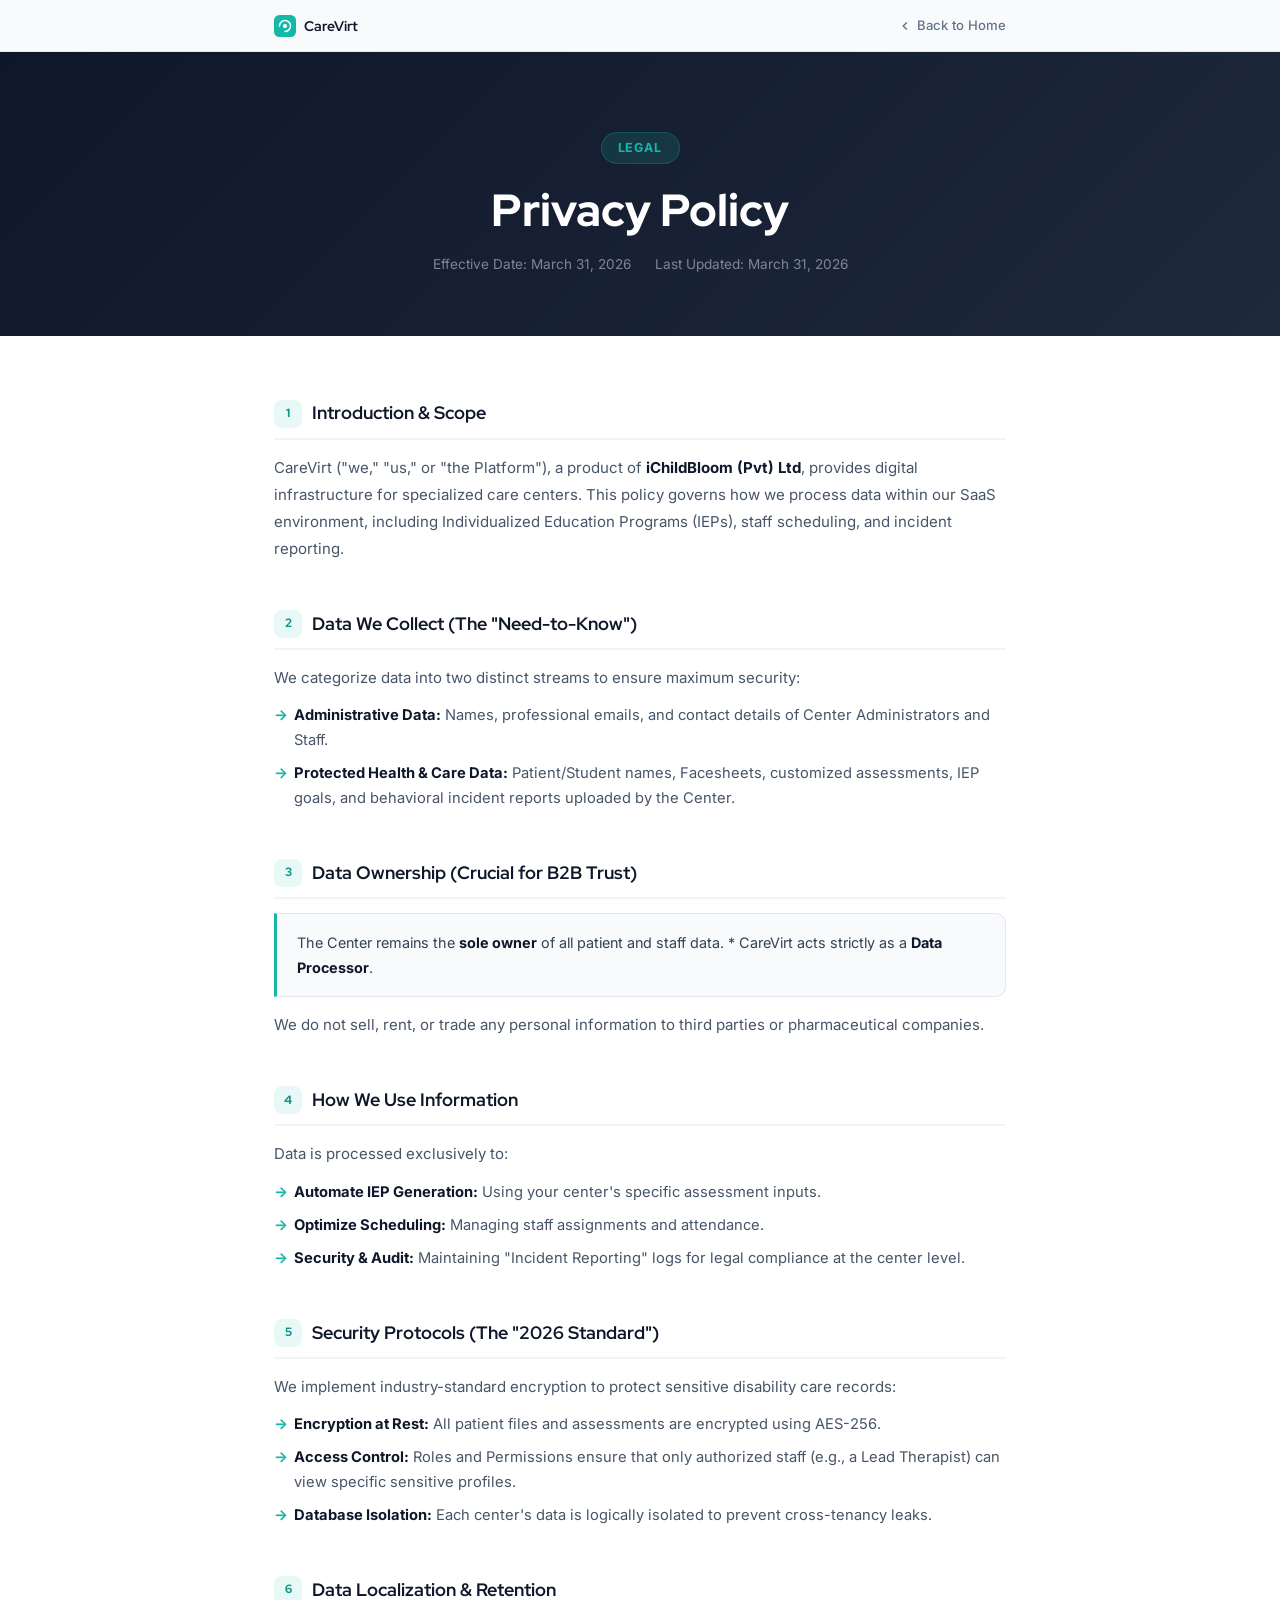
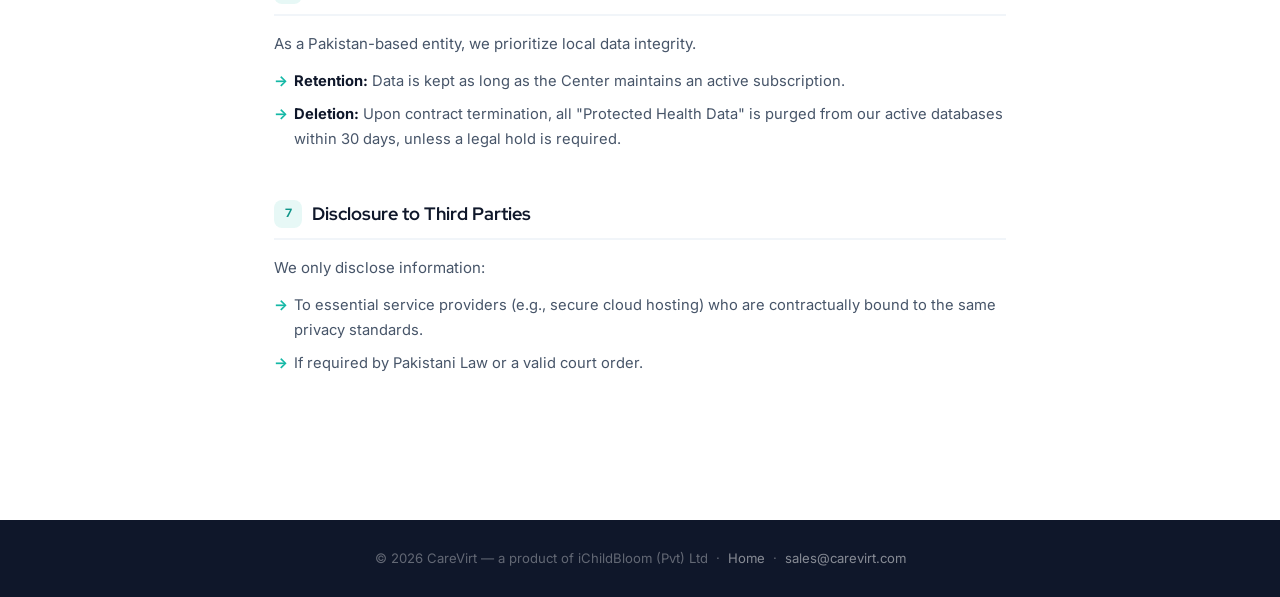
<file: privacy-policy.html>
<!DOCTYPE html>
<html lang="en">
<head>
  <meta charset="UTF-8" />
  <meta name="viewport" content="width=device-width, initial-scale=1.0" />
  <title>Privacy Policy | CareVirt</title>
  <meta name="description" content="CareVirt Privacy Policy — how we collect, process, and protect data within our SaaS platform for Autism and IDD care centers." />
  <link rel="preconnect" href="https://fonts.googleapis.com" />
  <link rel="preconnect" href="https://fonts.gstatic.com" crossorigin />
  <link href="https://fonts.googleapis.com/css2?family=Red+Hat+Display:wght@400;500;600;700;800&family=Inter:wght@300;400;500;600&display=swap" rel="stylesheet" />
  <link rel="icon" type="image/png" href="images/5.png" />
  <link rel="stylesheet" href="style.css" />
  <style>
    .policy-hero {
      background: linear-gradient(135deg, #0f172a 0%, #1e293b 100%);
      padding: 80px 0 60px;
      text-align: center;
    }
    .policy-hero .policy-badge {
      display: inline-block;
      background: rgba(20,184,166,.15);
      color: #14b8a6;
      font-size: 0.78rem;
      font-weight: 700;
      letter-spacing: .08em;
      text-transform: uppercase;
      padding: 5px 16px;
      border-radius: 50px;
      border: 1px solid rgba(20,184,166,.25);
      margin-bottom: 20px;
    }
    .policy-hero h1 {
      font-family: 'Red Hat Display', sans-serif;
      font-size: clamp(1.8rem, 4vw, 2.8rem);
      font-weight: 800;
      color: #fff;
      margin-bottom: 16px;
    }
    .policy-hero .meta {
      font-size: 0.85rem;
      color: rgba(255,255,255,.45);
      display: flex;
      justify-content: center;
      gap: 24px;
      flex-wrap: wrap;
    }
    .policy-body {
      max-width: 780px;
      margin: 0 auto;
      padding: 64px 24px 96px;
    }
    .policy-section {
      margin-bottom: 48px;
    }
    .policy-section h2 {
      font-family: 'Red Hat Display', sans-serif;
      font-size: 1.15rem;
      font-weight: 700;
      color: #0f172a;
      margin-bottom: 14px;
      padding-bottom: 10px;
      border-bottom: 2px solid #f1f5f9;
      display: flex;
      align-items: center;
      gap: 10px;
    }
    .policy-section h2 .sec-num {
      display: inline-flex;
      align-items: center;
      justify-content: center;
      width: 28px; height: 28px;
      border-radius: 8px;
      background: rgba(20,184,166,.1);
      color: #0d9488;
      font-size: 0.78rem;
      font-weight: 800;
      flex-shrink: 0;
    }
    .policy-section p {
      font-size: 0.94rem;
      color: #475569;
      line-height: 1.8;
      margin-bottom: 12px;
    }
    .policy-section ul {
      margin: 10px 0 12px 0;
      padding: 0;
      list-style: none;
      display: flex;
      flex-direction: column;
      gap: 8px;
    }
    .policy-section ul li {
      font-size: 0.92rem;
      color: #475569;
      padding-left: 20px;
      position: relative;
      line-height: 1.7;
    }
    .policy-section ul li::before {
      content: '→';
      position: absolute;
      left: 0;
      color: #14b8a6;
      font-weight: 700;
    }
    .policy-section .highlight-box {
      background: #f8fafc;
      border: 1px solid #e2e8f0;
      border-left: 3px solid #14b8a6;
      border-radius: 0 10px 10px 0;
      padding: 16px 20px;
      margin: 14px 0;
      font-size: 0.9rem;
      color: #334155;
      line-height: 1.75;
    }
    .policy-section strong { color: #0f172a; }
    .policy-nav {
      background: #f8fafc;
      border-bottom: 1px solid #e2e8f0;
      padding: 14px 0;
      position: sticky;
      top: 0;
      z-index: 50;
    }
    .policy-nav-inner {
      max-width: 780px;
      margin: 0 auto;
      padding: 0 24px;
      display: flex;
      align-items: center;
      justify-content: space-between;
      gap: 16px;
    }
    .policy-nav-brand {
      font-family: 'Red Hat Display', sans-serif;
      font-weight: 700;
      font-size: 0.9rem;
      color: #0f172a;
      text-decoration: none;
      display: flex;
      align-items: center;
      gap: 8px;
    }
    .policy-nav-back {
      font-size: 0.82rem;
      color: #64748b;
      text-decoration: none;
      display: flex;
      align-items: center;
      gap: 5px;
      font-weight: 500;
      transition: color 0.2s;
    }
    .policy-nav-back:hover { color: #14b8a6; }
    .policy-footer {
      background: #0f172a;
      text-align: center;
      padding: 28px 24px;
      font-size: 0.82rem;
      color: rgba(255,255,255,.35);
    }
    .policy-footer a { color: rgba(255,255,255,.5); text-decoration: none; }
    .policy-footer a:hover { color: #14b8a6; }
  </style>
</head>
<body>

  <!-- Sticky nav -->
  <nav class="policy-nav">
    <div class="policy-nav-inner">
      <a href="index.html" class="policy-nav-brand">
        <svg width="22" height="22" viewBox="0 0 32 32" fill="none"><rect width="32" height="32" rx="8" fill="#14b8a6"/><path d="M8 16C8 11.6 11.6 8 16 8s8 3.6 8 8-3.6 8-8 8" stroke="#fff" stroke-width="2.2" stroke-linecap="round"/><circle cx="16" cy="16" r="3" fill="#fff"/></svg>
        CareVirt
      </a>
      <a href="index.html" class="policy-nav-back">
        <svg width="14" height="14" viewBox="0 0 24 24" fill="none" stroke="currentColor" stroke-width="2.5"><polyline points="15 18 9 12 15 6"/></svg>
        Back to Home
      </a>
    </div>
  </nav>

  <!-- Hero -->
  <div class="policy-hero">
    <div class="policy-badge">Legal</div>
    <h1>Privacy Policy</h1>
    <div class="meta">
      <span>Effective Date: March 31, 2026</span>
      <span>Last Updated: March 31, 2026</span>
    </div>
  </div>

  <!-- Body -->
  <div class="policy-body">

    <div class="policy-section">
      <h2><span class="sec-num">1</span> Introduction &amp; Scope</h2>
      <p>CareVirt ("we," "us," or "the Platform"), a product of <strong>iChildBloom (Pvt) Ltd</strong>, provides digital infrastructure for specialized care centers. This policy governs how we process data within our SaaS environment, including Individualized Education Programs (IEPs), staff scheduling, and incident reporting.</p>
    </div>

    <div class="policy-section">
      <h2><span class="sec-num">2</span> Data We Collect (The "Need-to-Know")</h2>
      <p>We categorize data into two distinct streams to ensure maximum security:</p>
      <ul>
        <li><strong>Administrative Data:</strong> Names, professional emails, and contact details of Center Administrators and Staff.</li>
        <li><strong>Protected Health &amp; Care Data:</strong> Patient/Student names, Facesheets, customized assessments, IEP goals, and behavioral incident reports uploaded by the Center.</li>
      </ul>
    </div>

    <div class="policy-section">
      <h2><span class="sec-num">3</span> Data Ownership (Crucial for B2B Trust)</h2>
      <div class="highlight-box">
        The Center remains the <strong>sole owner</strong> of all patient and staff data. * CareVirt acts strictly as a <strong>Data Processor</strong>.
      </div>
      <p>We do not sell, rent, or trade any personal information to third parties or pharmaceutical companies.</p>
    </div>

    <div class="policy-section">
      <h2><span class="sec-num">4</span> How We Use Information</h2>
      <p>Data is processed exclusively to:</p>
      <ul>
        <li><strong>Automate IEP Generation:</strong> Using your center's specific assessment inputs.</li>
        <li><strong>Optimize Scheduling:</strong> Managing staff assignments and attendance.</li>
        <li><strong>Security &amp; Audit:</strong> Maintaining "Incident Reporting" logs for legal compliance at the center level.</li>
      </ul>
    </div>

    <div class="policy-section">
      <h2><span class="sec-num">5</span> Security Protocols (The "2026 Standard")</h2>
      <p>We implement industry-standard encryption to protect sensitive disability care records:</p>
      <ul>
        <li><strong>Encryption at Rest:</strong> All patient files and assessments are encrypted using AES-256.</li>
        <li><strong>Access Control:</strong> Roles and Permissions ensure that only authorized staff (e.g., a Lead Therapist) can view specific sensitive profiles.</li>
        <li><strong>Database Isolation:</strong> Each center's data is logically isolated to prevent cross-tenancy leaks.</li>
      </ul>
    </div>

    <div class="policy-section">
      <h2><span class="sec-num">6</span> Data Localization &amp; Retention</h2>
      <p>As a Pakistan-based entity, we prioritize local data integrity.</p>
      <ul>
        <li><strong>Retention:</strong> Data is kept as long as the Center maintains an active subscription.</li>
        <li><strong>Deletion:</strong> Upon contract termination, all "Protected Health Data" is purged from our active databases within 30 days, unless a legal hold is required.</li>
      </ul>
    </div>

    <div class="policy-section">
      <h2><span class="sec-num">7</span> Disclosure to Third Parties</h2>
      <p>We only disclose information:</p>
      <ul>
        <li>To essential service providers (e.g., secure cloud hosting) who are contractually bound to the same privacy standards.</li>
        <li>If required by Pakistani Law or a valid court order.</li>
      </ul>
    </div>

  </div>

  <!-- Footer -->
  <div class="policy-footer">
    &copy; <span id="ppYear"></span> CareVirt — a product of iChildBloom (Pvt) Ltd &nbsp;·&nbsp;
    <a href="index.html">Home</a> &nbsp;·&nbsp;
    <a href="mailto:sales@carevirt.com">sales@carevirt.com</a>
  </div>

  <script>document.getElementById('ppYear').textContent = new Date().getFullYear();</script>
</body>
</html>
</file>
<file: style.css>
/* =============================================
   CareVirt — Landing Page Stylesheet
   ============================================= */

/* Reset & Base */
*, *::before, *::after { box-sizing: border-box; margin: 0; padding: 0; }

:root {
  --teal:        #14b8a6;
  --teal-dark:   #0d9488;
  --teal-light:  #ccfbf1;
  --blue:        #4a90e2;
  --purple:      #6366f1;
  --orange:      #f59e0b;
  --green:       #22c55e;
  --red:         #ef4444;
  --dark:        #111827;
  --dark-2:      #1f2937;
  --text:        #282828;
  --text-muted:  #6b7280;
  --text-light:  #9ca3af;
  --border:      #e5e7eb;
  --bg:          #ffffff;
  --bg-subtle:   #f9fafb;
  --bg-card:     #ffffff;
  --shadow-sm:   0 1px 3px rgba(0,0,0,.08), 0 1px 2px rgba(0,0,0,.06);
  --shadow:      0 4px 16px rgba(0,0,0,.08), 0 2px 6px rgba(0,0,0,.06);
  --shadow-lg:   0 10px 40px rgba(0,0,0,.12), 0 4px 12px rgba(0,0,0,.08);
  --radius:      16px;
  --radius-sm:   10px;
  --radius-lg:   24px;
}

html { scroll-behavior: smooth; overflow-x: hidden; }

body {
  font-family: 'Inter', sans-serif;
  font-weight: 400;
  color: var(--text);
  background: var(--bg);
  line-height: 1.6;
  -webkit-font-smoothing: antialiased;
  overflow-x: hidden;
}

h1, h2, h3, h4, h5 {
  font-family: 'Red Hat Display', sans-serif;
  font-weight: 600;
  line-height: 1.2;
  color: var(--text);
}

a { text-decoration: none; color: inherit; }
img { max-width: 100%; display: block; }
ul { list-style: none; }
button { cursor: pointer; border: none; background: none; font-family: inherit; }

.container {
  width: 100%;
  max-width: 1180px;
  margin: 0 auto;
  padding: 0 24px;
}

/* ---- Gradient Text ---- */
.gradient-text {
  background: linear-gradient(135deg, #14b8a6 0%, #4a90e2 100%);
  -webkit-background-clip: text;
  -webkit-text-fill-color: transparent;
  background-clip: text;
}

/* ---- Buttons ---- */
.btn-primary {
  display: inline-flex;
  align-items: center;
  gap: 8px;
  background: var(--dark);
  color: #fff;
  padding: 12px 28px;
  border-radius: 50px;
  font-family: 'Red Hat Display', sans-serif;
  font-weight: 600;
  font-size: 0.95rem;
  transition: background 0.2s, transform 0.2s, box-shadow 0.2s;
  white-space: nowrap;
}
.btn-primary:hover {
  background: var(--teal);
  transform: translateY(-2px);
  box-shadow: 0 8px 24px rgba(20,184,166,.35);
}

.btn-outline {
  display: inline-flex;
  align-items: center;
  gap: 8px;
  border: 2px solid var(--border);
  color: var(--text);
  padding: 12px 28px;
  border-radius: 50px;
  font-family: 'Red Hat Display', sans-serif;
  font-weight: 600;
  font-size: 0.95rem;
  transition: border-color 0.2s, color 0.2s, transform 0.2s;
  white-space: nowrap;
}
.btn-outline:hover {
  border-color: var(--teal);
  color: var(--teal);
  transform: translateY(-2px);
}

.btn-ghost {
  display: inline-flex;
  align-items: center;
  color: var(--text-muted);
  padding: 10px 14px;
  border-radius: 50px;
  font-weight: 500;
  font-size: 0.88rem;
  transition: color 0.2s, background 0.2s;
  white-space: nowrap;
}
.btn-ghost:hover { color: var(--text); background: var(--bg-subtle); }

.btn-large { padding: 15px 36px; font-size: 1rem; }

.btn-outline-teal {
  display: block;
  text-align: center;
  border: 2px solid var(--teal);
  color: var(--teal);
  padding: 12px 24px;
  border-radius: 50px;
  font-family: 'Red Hat Display', sans-serif;
  font-weight: 600;
  transition: background 0.2s, color 0.2s;
}
.btn-outline-teal:hover { background: var(--teal); color: #fff; }

.btn-white {
  display: block;
  text-align: center;
  background: #fff;
  color: var(--teal-dark);
  padding: 12px 24px;
  border-radius: 50px;
  font-family: 'Red Hat Display', sans-serif;
  font-weight: 700;
  transition: transform 0.2s, box-shadow 0.2s;
}
.btn-white:hover { transform: translateY(-2px); box-shadow: 0 6px 20px rgba(0,0,0,.15); }

.btn-ghost-white {
  display: inline-flex;
  align-items: center;
  gap: 8px;
  border: 2px solid rgba(255,255,255,.4);
  color: #fff;
  padding: 15px 36px;
  border-radius: 50px;
  font-family: 'Red Hat Display', sans-serif;
  font-weight: 600;
  font-size: 1rem;
  transition: border-color 0.2s, background 0.2s;
  white-space: nowrap;
}
.btn-ghost-white:hover { border-color: #fff; background: rgba(255,255,255,.1); }

.btn-full { width: 100%; justify-content: center; }

/* ---- Pulse Dot ---- */
.pulse-dot {
  display: inline-block;
  width: 8px; height: 8px;
  background: var(--teal);
  border-radius: 50%;
  animation: pulse 2s infinite;
}
.pulse-dot.small { width: 6px; height: 6px; }

@keyframes pulse {
  0%,100% { box-shadow: 0 0 0 0 rgba(20,184,166,.4); }
  50%      { box-shadow: 0 0 0 6px rgba(20,184,166,0); }
}

/* ── Scroll animation base ── */
[data-aos] { backface-visibility: hidden; }

/* ---- Section Header ---- */
.section-header {
  text-align: center;
  max-width: 680px;
  margin: 0 auto 64px;
}
.section-header h2 { font-size: clamp(1.8rem, 3.5vw, 2.6rem); margin: 16px 0 18px; }
.section-header p { color: var(--text-muted); font-size: 1.12rem; line-height: 1.7; }

.section-badge {
  display: inline-block;
  background: var(--teal-light);
  color: var(--teal-dark);
  padding: 6px 16px;
  border-radius: 50px;
  font-size: 0.82rem;
  font-weight: 600;
  letter-spacing: .04em;
  text-transform: uppercase;
}

/* =============================================
   NAVBAR
   ============================================= */
.navbar {
  position: fixed;
  top: 0; left: 0; right: 0;
  z-index: 1000;
  /* background: rgba(255,255,255,.85); */
  background: #ffffff;
  backdrop-filter: blur(12px);
  -webkit-backdrop-filter: blur(12px);
  border-bottom: 1px solid transparent;
  transition: border-color 0.3s, box-shadow 0.3s, background 0.3s;
}
.navbar.scrolled {
  border-color: var(--border);
  box-shadow: 0 2px 20px rgba(0,0,0,.07);
  background: rgba(255,255,255,.95);
}

.nav-inner {
  display: flex;
  align-items: center;
  gap: 40px;
  height: 68px;
}

.logo {
  display: flex;
  align-items: center;
  gap: 8px;
  font-family: 'Red Hat Display', sans-serif;
  font-weight: 700;
  font-size: 1.5rem;
  color: var(--dark);
  flex-shrink: 0;
  text-decoration: none;
}
.logo-img {
  height: 30px;
  width: auto;
  display: block;
}
.logo-icon { display: flex; align-items: center; }

.nav-links {
  display: flex;
  align-items: center;
  gap: 32px;
  flex: 1;
}
.nav-links a {
  font-size: 0.92rem;
  font-weight: 500;
  color: var(--text-muted);
  transition: color 0.2s;
}
.nav-links a:hover { color: var(--text); }

/* ── Nav Dropdowns ── */
.nav-dropdown {
  position: static;
  display: flex;
  align-items: center;
}

.nav-dropdown-btn {
  display: flex;
  align-items: center;
  gap: 5px;
  font-size: 0.92rem;
  font-weight: 500;
  color: var(--text-muted);
  background: none;
  border: none;
  cursor: pointer;
  padding: 0;
  font-family: inherit;
  transition: color 0.2s;
  white-space: nowrap;
}
.nav-dropdown-btn:hover,
.nav-dropdown.open .nav-dropdown-btn { color: var(--text); }

.nav-dropdown-btn .chevron {
  transition: transform 0.22s ease;
  flex-shrink: 0;
}
.nav-dropdown.open .nav-dropdown-btn .chevron {
  transform: rotate(180deg);
}

/* Panel base — hidden */
.nav-dropdown-panel {
  display: none;
  position: fixed;
  top: 78px;
  background: #fff;
  border: 1px solid #e5e7eb;
  border-radius: 16px;
  box-shadow: 0 8px 32px rgba(0,0,0,.12), 0 2px 8px rgba(0,0,0,.06);
  z-index: 99999;
  animation: dropdownIn 0.18s ease;
}
@keyframes dropdownIn {
  from { opacity: 0; transform: translateY(-6px); }
  to   { opacity: 1; transform: translateY(0); }
}
.nav-dropdown.open .nav-dropdown-panel {
  display: block;
}

/* Features panel – 2 columns */
.features-panel {
  /* width: 75%; */
  padding-bottom: 50px;
}
.features-panel-header {
  padding: 6px 7px 0;
  font-size: 0.67rem;
  font-weight: 700;
  letter-spacing: 0.08em;
  text-transform: uppercase;
  color: #9ca3af;
}
.features-grid {
  display: grid;
  grid-template-columns: 1fr 1fr;
  gap: 0;
}
.features-col {
  display: flex;
  flex-direction: column;
  padding: 0 4px;
}
.features-col:first-child {
  border-right: 1px solid #f1f3f5;
}
.feature-item {
  display: flex;
  flex-direction: row;
  align-items: center;
  gap: 10px;
  padding: 8px 10px;
  border-radius: 9px;
  text-decoration: none;
  transition: background 0.15s;
  text-align: left;
}
.feature-item:hover { background: #f0f7ff; }
.feature-icon {
  width: 32px;
  height: 32px;
  min-width: 32px;
  border-radius: 8px;
  background: linear-gradient(135deg, #e0f2fe 0%, #ccfbf1 100%);
  display: flex;
  align-items: center;
  justify-content: center;
}
.feature-icon svg {
  width: 15px;
  height: 15px;
  stroke: #0891b2;
  fill: none;
}
.feature-text {
  display: flex;
  flex-direction: column;
  gap: 2px;
  text-align: left;
  min-width: 0;
}
.feature-name {
    font-family: "Red Hat Display", sans-serif;

  font-size: 1rem;
  font-weight: 700;
  color: #162c5c;
  line-height: 1.55;
  white-space: nowrap;
  overflow: hidden;
  text-overflow: ellipsis;
}
.feature-desc {
    font-family: "Red Hat Display", sans-serif;

  font-size: 0.80rem;
  color: #696969;
  line-height: 1.4;
      white-space: nowrap;

}

/* Countries panel */
.countries-panel {
  width: 190px;
  padding: 10px;
  flex-direction: column;
  gap: 2px;
}
.nav-dropdown.open .countries-panel {
  display: flex;
}
.country-item {
  display: flex;
  align-items: center;
  gap: 8px;
  padding: 9px 12px;
  border-radius: 10px;
  font-size: 1rem;
  font-weight: 500;
  color: #111827;
  text-decoration: none;
  transition: background 0.15s;
}
.country-item:hover { background: #f4f6ff; color: var(--primary); }

.who-panel {
  width: 420px;
  padding: 18px 10px;
  flex-direction: column;
  gap: 2px;
}
.nav-dropdown.open .who-panel {
  display: flex;
}
.who-panel .feature-name {
  font-family: inherit;
  font-size: 0.95rem;
  font-weight: 500;
  color: #575a5f;
  white-space: normal;
  letter-spacing: normal;
}

.login-panel {
  width: 240px;
  padding: 10px;
  flex-direction: column;
  gap: 4px;
  right: 0;
  left: auto;
}
.nav-dropdown.open .login-panel {
  display: flex;
}
.login-item {
  display: flex;
  align-items: center;
  gap: 12px;
  padding: 10px 12px;
  border-radius: 10px;
  text-decoration: none;
  transition: background 0.15s;
}
.login-item:hover { background: #f0f7ff; }
.login-item-icon {
  width: 36px;
  height: 36px;
  min-width: 36px;
  border-radius: 9px;
  background: linear-gradient(135deg, #e0f2fe 0%, #ccfbf1 100%);
  display: flex;
  align-items: center;
  justify-content: center;
}
.login-item-icon svg {
  width: 16px;
  height: 16px;
  stroke: #0891b2;
}
.login-item-text {
  display: flex;
  flex-direction: column;
  gap: 2px;
}
.login-item-name {
  font-size: 0.92rem;
  font-weight: 600;
  color: #111827;
}
.login-item-desc {
  font-size: 0.76rem;
  color: #6b7280;
}

.nav-actions { display: flex; align-items: center; gap: 5px; margin-left: auto; flex-shrink: 0; }
.nav-actions .btn-primary { padding: 7px 14px; font-size: 0.84rem; margin-left: 10px; }
.nav-actions .login-dropdown .nav-dropdown-btn {
  color: var(--text);
  border-radius: 50px;
  padding: 7px 14px;
  font-size: 0.84rem;
  font-weight: 600;
  background: #f0f0f0;
  transition: background 0.2s, color 0.2s;
}
.nav-actions .login-dropdown .nav-dropdown-btn:hover,
.nav-actions .login-dropdown.open .nav-dropdown-btn {
  background: #e2e2e2;
  color: var(--text);
}

.hamburger {
  display: none;
  flex-direction: column;
  gap: 5px;
  padding: 6px;
  margin-left: auto;
}
.hamburger span {
  display: block;
  width: 22px; height: 2px;
  background: var(--text);
  border-radius: 2px;
  transition: transform 0.3s, opacity 0.3s;
}
.hamburger.open span:nth-child(1) { transform: translateY(7px) rotate(45deg); }
.hamburger.open span:nth-child(2) { opacity: 0; }
.hamburger.open span:nth-child(3) { transform: translateY(-7px) rotate(-45deg); }

.mobile-menu {
  display: none;
  flex-direction: column;
  padding: 16px 24px 24px;
  border-top: 1px solid var(--border);
  background: rgba(255,255,255,.98);
  gap: 4px;
}
.mobile-menu.open { display: flex; }
.mobile-menu a {
  padding: 12px 0;
  font-weight: 500;
  color: var(--text-muted);
  border-bottom: 1px solid var(--border);
  transition: color 0.2s;
}
.mobile-menu a:hover { color: var(--teal); }
.mobile-actions {
  display: flex;
  flex-direction: column;
  gap: 0;
  padding: 20px 16px 24px;
  background: #f0fdfb;
  border-top: 1px solid rgba(20,184,166,.15);
  margin-top: 8px;
}

/* "Sign in as" label */
.mob-login-label {
  font-size: 0.72rem;
  font-weight: 700;
  letter-spacing: 0.08em;
  text-transform: uppercase;
  color: #9ca3af;
  margin: 0 0 10px;
}

/* Two-column login card grid */
.mob-login-group {
  display: grid;
  grid-template-columns: 1fr 1fr;
  gap: 10px;
}

.mob-login-card {
  display: flex;
  flex-direction: column;
  align-items: center;
  gap: 6px;
  padding: 16px 12px;
  background: #fff;
  border: 1.5px solid #e5e7eb;
  border-radius: 14px;
  text-decoration: none;
  transition: border-color 0.2s, box-shadow 0.2s, transform 0.15s;
}
.mob-login-card:hover {
  border-color: var(--teal);
  box-shadow: 0 4px 16px rgba(20,184,166,.15);
  transform: translateY(-2px);
}
.mob-login-icon {
  display: flex;
  align-items: center;
  justify-content: center;
  width: 44px;
  height: 44px;
  border-radius: 12px;
  background: linear-gradient(135deg, #ccfbf1, #d1fae5);
  color: var(--teal-dark);
}
.mob-login-title {
  font-family: 'Red Hat Display', sans-serif;
  font-size: 0.92rem;
  font-weight: 700;
  color: #111827;
}
.mob-login-sub {
  font-size: 0.75rem;
  font-weight: 500;
  color: var(--teal-dark);
}

/* Divider */
.mob-divider {
  display: flex;
  align-items: center;
  gap: 10px;
  margin: 18px 0;
  font-size: 0.78rem;
  font-weight: 500;
}
.mob-divider::before,
.mob-divider::after {
  content: '';
  flex: 1;
  height: 1px;
  background: rgba(20,184,166,.2);
}
.mob-divider span {
  color: #9ca3af;
}

/* CTA button */
.mob-cta-btn {
  display: flex;
  align-items: center;
  justify-content: center;
  gap: 9px;
  width: 100%;
  padding: 15px 24px;
  background: #000;
  background-size: 200% auto;
  border-radius: 14px;
  font-family: 'Red Hat Display', sans-serif;
  font-size: 1rem;
  font-weight: 700;
  color: #fff;
  text-decoration: none;
  letter-spacing: 0.03em;
  position: relative;
  overflow: hidden;
  box-shadow: 0 4px 24px rgba(0,0,0,.35), 0 1px 0 rgba(255,255,255,.1) inset;
  transition: box-shadow 0.25s, transform 0.18s;
}
.mob-cta-btn::before {
  content: '';
  position: absolute;
  inset: 0;
  background: linear-gradient(100deg, transparent 30%, rgba(255,255,255,.18) 50%, transparent 70%);
  background-size: 200% auto;
  animation: mob-cta-sheen 2.8s linear infinite;
  border-radius: inherit;
  pointer-events: none;
}
.mob-cta-btn:hover {
  box-shadow: 0 8px 32px rgba(0,0,0,.45), 0 1px 0 rgba(255,255,255,.15) inset;
  transform: translateY(-2px);
}
.mob-cta-btn:active {
  transform: translateY(0);
}
.mob-cta-text {
  position: relative;
  color: #fff;
  -webkit-text-fill-color: #fff;
  text-shadow: 0 1px 8px rgba(0,0,0,.15);
}

@keyframes mob-cta-sheen {
  0%   { background-position: -100% center; }
  100% { background-position: 300% center; }
}

/* =============================================
   HERO
   ============================================= */
.hero {
  position: relative;
  min-height: 100vh;
  display: flex;
  align-items: center;
  padding: 120px 0 80px;
  overflow: hidden;
  background: linear-gradient(135deg, #0d1f35 0%, #112644 55%, #13304f 100%);
}

.hero-bg-blobs {
  position: absolute;
  inset: 0;
  pointer-events: none;
  z-index: 0;
}
.blob {
  position: absolute;
  border-radius: 50%;
  filter: blur(90px);
  opacity: 0.22;
}
.blob-1 {
  width: 600px; height: 600px;
  background: radial-gradient(circle, #14b8a6, #4a90e2);
  top: -100px; right: -100px;
}
.blob-2 {
  width: 400px; height: 400px;
  background: radial-gradient(circle, #6366f1, #14b8a6);
  bottom: 0; left: -80px;
}
.blob-3 {
  width: 300px; height: 300px;
  background: radial-gradient(circle, #f59e0b, #ef4444);
  top: 40%; left: 40%;
  opacity: 0.06;
}

.hero-inner {
  position: relative;
  z-index: 1;
  display: grid;
  grid-template-columns: 1fr 1fr;
  gap: 60px;
  align-items: center;
}

.hero-badge {
  display: inline-flex;
  align-items: center;
  gap: 8px;
  background: rgba(20,184,166,.15);
  border: 1px solid rgba(20,184,166,.4);
  color: #5eead4;
  padding: 8px 18px;
  border-radius: 50px;
  font-size: 0.80rem;
  font-weight: 600;
  margin-bottom: 25px;
  letter-spacing: .02em;
  backdrop-filter: blur(8px);
}

.hero-title {
  font-size: clamp(2rem, 4.5vw, 3.4rem);
  font-weight: 800;
  line-height: 1.12;
  margin-bottom: 24px;
  letter-spacing: -0.02em;
  color: #eaf4ff;
}

.hero-sub {
  font-size: 0.96rem;
  color: rgba(255,255,255,.62);
  line-height: 1.8;
  margin-bottom: 20px;
  font-weight: 300;
}

.hero-subhint {
  display: flex;
  align-items: center;
  gap: 5px;
  font-size: 0.82rem;
  color: rgba(255,255,255,.45);
  font-weight: 500;
  margin-top: -20px;
}
.hero-subhint svg { color: var(--teal); flex-shrink: 0; }

.hero-cta {
  display: flex;
  gap: 16px;
  flex-wrap: wrap;
  margin-bottom: 36px;
}
.hero-cta .btn-primary {
  background: #fff;
  color: #0f2540;
  box-shadow: 0 6px 24px rgba(0,0,0,.2);
}
.hero-cta .btn-primary:hover {
  background: #f0f8ff;
  box-shadow: 0 8px 28px rgba(0,0,0,.28);
  transform: translateY(-2px);
}
.hero-cta .btn-outline {
  border-color: rgba(255,255,255,.3);
  color: rgba(255,255,255,.88);
}
.hero-cta .btn-outline:hover {
  border-color: var(--teal);
  color: var(--teal);
  transform: translateY(-2px);
}

.hero-stats {
  display: flex;
  align-items: center;
  gap: 32px;
}
.stat {
  display: flex;
  flex-direction: column;
}
.stat-number {
  font-family: 'Red Hat Display', sans-serif;
  font-size: 2rem;
  font-weight: 800;
  color: #fff;
  line-height: 1;
}
.stat-label {
  font-size: 0.82rem;
  color: rgba(255,255,255,.5);
  margin-top: 4px;
  font-weight: 500;
}
.stat-divider {
  width: 1px;
  height: 40px;
  background: rgba(255,255,255,.15);
}

/* Dashboard Card */
.hero-visual { position: relative; }

.dashboard-card {
  background: #fff;
  border-radius: var(--radius-lg);
  box-shadow: var(--shadow-lg);
  border: 1px solid var(--border);
  overflow: hidden;
  animation: float 6s ease-in-out infinite;
}

@keyframes float {
  0%,100% { transform: translateY(0); }
  50%      { transform: translateY(-10px); }
}

.dash-header {
  display: flex;
  align-items: center;
  gap: 8px;
  padding: 14px 18px;
  background: var(--bg-subtle);
  border-bottom: 1px solid var(--border);
}
.dash-dots { display: flex; gap: 6px; }
.dash-dots span {
  width: 10px; height: 10px;
  border-radius: 50%;
  background: var(--border);
}
.dash-dots span:nth-child(1) { background: #ef4444; }
.dash-dots span:nth-child(2) { background: #f59e0b; }
.dash-dots span:nth-child(3) { background: #22c55e; }
.dash-title {
  flex: 1;
  text-align: center;
  font-size: 0.8rem;
  font-weight: 600;
  color: var(--text-muted);
}
.dash-live {
  display: flex;
  align-items: center;
  gap: 5px;
  font-size: 0.75rem;
  font-weight: 600;
  color: var(--green);
}

.dash-body { padding: 20px; }

.dash-row { display: grid; grid-template-columns: 1fr 1fr; gap: 12px; margin-bottom: 20px; }

.dash-metric {
  display: flex;
  align-items: center;
  gap: 10px;
  padding: 14px;
  border-radius: var(--radius-sm);
  background: var(--bg-subtle);
}
.dash-metric.teal { background: rgba(20,184,166,.07); }
.dash-metric.blue { background: rgba(74,144,226,.07); }

.metric-icon {
  display: flex;
  align-items: center;
  justify-content: center;
  width: 36px; height: 36px;
  border-radius: 8px;
  background: rgba(20,184,166,.12);
  color: var(--teal);
  flex-shrink: 0;
}
.dash-metric.blue .metric-icon { background: rgba(74,144,226,.12); color: var(--blue); }

.metric-val {
  font-family: 'Red Hat Display', sans-serif;
  font-size: 1.4rem;
  font-weight: 800;
  line-height: 1;
  color: var(--dark);
}
.metric-lbl { font-size: 0.72rem; color: var(--text-muted); margin-top: 3px; font-weight: 500; }

.dash-chart-area { margin-bottom: 16px; }
.chart-label { font-size: 0.78rem; font-weight: 600; color: var(--text-muted); margin-bottom: 10px; }
.chart-bars { display: flex; align-items: flex-end; gap: 8px; height: 80px; }
.bar-wrap { flex: 1; display: flex; flex-direction: column; align-items: center; gap: 4px; height: 100%; justify-content: flex-end; }
.bar {
  width: 100%;
  height: var(--h);
  background: rgba(20,184,166,.2);
  border-radius: 4px 4px 0 0;
  transition: background 0.3s;
}
.bar.active, .bar-wrap:hover .bar { background: var(--teal); }
.bar-wrap span { font-size: 0.65rem; color: var(--text-light); }

.dash-alerts { display: flex; flex-direction: column; gap: 8px; }
.alert-item {
  display: flex;
  align-items: center;
  gap: 8px;
  font-size: 0.78rem;
  color: var(--text-muted);
}
.alert-dot {
  width: 7px; height: 7px;
  border-radius: 50%;
  flex-shrink: 0;
}
.alert-item.green .alert-dot { background: var(--green); }
.alert-item.orange .alert-dot { background: var(--orange); }

/* Floating cards */
.float-card {
  position: absolute;
  display: flex;
  align-items: center;
  gap: 8px;
  background: rgba(255,255,255,.9);
  backdrop-filter: blur(10px);
  border: 1px solid var(--border);
  padding: 10px 16px;
  border-radius: 50px;
  font-size: 0.8rem;
  font-weight: 600;
  box-shadow: var(--shadow);
  white-space: nowrap;
}
.card-tl { top: -18px; left: -30px; }
.card-br { bottom: -18px; right: -20px; }

/* ---- Hero sub-lead & tagline ---- */
.hero-sub-lead {
  font-family: 'Red Hat Display', sans-serif;
  font-size: 1.32rem;
  font-weight: 600;
  color: rgba(255,255,255,.92);
  margin-bottom: 14px;
}
.hero-sub-lead em {
  font-style: normal;
  background: linear-gradient(135deg, #5eead4, #93c5fd);
  -webkit-background-clip: text;
  -webkit-text-fill-color: transparent;
  background-clip: text;
}

.hero-tagline-block {
  position: relative;
  overflow: hidden;
  background: linear-gradient(135deg, rgba(255,255,255,.18) 0%, rgba(255,255,255,.06) 100%);
  border: 1px solid rgba(255,255,255,.15);
  border-left: 3px solid rgba(94,234,212,.72);
  border-radius: 16px;
  padding: 18px 24px;
  margin-bottom: 36px;
  backdrop-filter: blur(20px) saturate(1.5);
  -webkit-backdrop-filter: blur(20px) saturate(1.5);
  box-shadow:
    0 8px 32px rgba(0,0,0,.28),
    0 0 0 1px rgba(255,255,255,.08) inset,
    inset 0 1px 0 rgba(255,255,255,.5);
}
/* diagonal glare streak */
.hero-tagline-block::before {
  content: '';
  position: absolute;
  top: -40%;
  left: -30%;
  width: 60%;
  height: 200%;
  background: linear-gradient(
    105deg,
    rgba(255,255,255,0) 0%,
    rgba(255,255,255,.12) 45%,
    rgba(255,255,255,.18) 50%,
    rgba(255,255,255,.12) 55%,
    rgba(255,255,255,0) 100%
  );
  pointer-events: none;
  transform: skewX(-15deg);
}
.hero-tagline-main {
  font-family: 'Red Hat Display', sans-serif;
  font-size: 0.98rem;
  font-weight: 500;
  color: rgba(255,255,255,.88);
  margin-bottom: 4px;
}
.hero-tagline-main strong { color: var(--teal); }
.hero-tagline-sub {
  font-size: 0.93rem;
  color: rgba(255,255,255,.5);
  font-weight: 400;
}

/* Softened gradient-text for dark hero background */
.hero .gradient-text {
  background: linear-gradient(135deg, #5eead4 0%, #93c5fd 100%);
  -webkit-background-clip: text;
  -webkit-text-fill-color: transparent;
  background-clip: text;
}

/* ══════════════════════════════════════════
   HERO VISUAL STAGE — complete redesign
   ══════════════════════════════════════════ */
.vi-stage {
  position: relative;
  width: 100%;
  padding-bottom: 120px;
  animation: float 7s ease-in-out infinite;
}

.vi-glow {
  position: absolute;
  top: 5%; right: 0;
  width: 90%; height: 90%;
  background: radial-gradient(ellipse at 60% 40%, rgba(20,184,166,.15) 0%, rgba(99,102,241,.1) 55%, transparent 75%);
  border-radius: 50%;
  filter: blur(40px);
  pointer-events: none;
  z-index: 0;
}

/* ── App window ── */
.vi-window {
  position: relative;
  z-index: 2;
  background: #fff;
  border-radius: 14px;
  border: 1px solid #e2e8f0;
  box-shadow:
    0 1px 3px rgba(0,0,0,.04),
    0 6px 20px rgba(0,0,0,.07),
    0 24px 56px rgba(0,0,0,.09);
  overflow: hidden;
}

.vi-bar {
  display: flex;
  align-items: center;
  padding: 11px 16px;
  background: #f8fafc;
  border-bottom: 1px solid #e9eef4;
  gap: 8px;
}
.vi-dots { display: flex; gap: 6px; flex-shrink: 0; }
.vi-dots span { display: block; width: 11px; height: 11px; border-radius: 50%; }
.vd-red    { background: #ff5f56; }
.vd-yellow { background: #ffbd2e; }
.vd-green  { background: #27c93f; }

.vi-bar-label {
  flex: 1;
  display: flex;
  align-items: center;
  justify-content: center;
  gap: 6px;
  font-size: 0.74rem;
  font-weight: 600;
  color: #64748b;
}
.vi-live {
  display: flex;
  align-items: center;
  gap: 5px;
  font-size: 0.7rem;
  font-weight: 700;
  color: var(--green);
  flex-shrink: 0;
}

.vi-body {
  padding: 20px;
  display: flex;
  flex-direction: column;
  gap: 16px;
  background: #f8fafc;
}

/* KPI cards */
.vi-kpi-row {
  display: grid;
  grid-template-columns: repeat(3, 1fr);
  gap: 10px;
}
.vi-kpi {
  display: flex;
  align-items: center;
  gap: 10px;
  padding: 14px 12px;
  border-radius: 12px;
  background: #fff;
  border: 1px solid #e9eef4;
  position: relative;
  overflow: hidden;
}
.vi-kpi::before {
  content: '';
  position: absolute;
  top: 0; left: 0;
  width: 3px; height: 100%;
}
.vi-kpi-teal::before  { background: var(--teal); }
.vi-kpi-blue::before  { background: var(--blue); }
.vi-kpi-purple::before { background: var(--purple); }

.vi-kpi-icon {
  width: 32px; height: 32px;
  border-radius: 8px;
  display: flex;
  align-items: center;
  justify-content: center;
  flex-shrink: 0;
}
.vi-kpi-teal   .vi-kpi-icon { background: rgba(20,184,166,.1);  color: var(--teal); }
.vi-kpi-blue   .vi-kpi-icon { background: rgba(74,144,226,.1);  color: var(--blue); }
.vi-kpi-purple .vi-kpi-icon { background: rgba(99,102,241,.1);  color: var(--purple); }

.vi-kpi-num {
  font-family: 'Red Hat Display', sans-serif;
  font-size: 1.2rem;
  font-weight: 800;
  color: var(--dark);
  line-height: 1;
}
.vi-kpi-lbl { font-size: 0.62rem; color: #94a3b8; font-weight: 500; margin-top: 3px; }
.vi-kpi-trend {
  margin-left: auto;
  font-size: 0.6rem;
  font-weight: 700;
  padding: 3px 7px;
  border-radius: 50px;
  align-self: flex-start;
  flex-shrink: 0;
}
.vi-kpi-trend.up { background: rgba(34,197,94,.1); color: #16a34a; }

/* mid row */
.vi-mid-row {
  display: grid;
  grid-template-columns: 1.2fr 1fr;
  gap: 10px;
}
.vi-chart-box, .vi-goals-box {
  background: #fff;
  border: 1px solid #e9eef4;
  border-radius: 12px;
  padding: 16px;
}
.vi-section-label {
  font-size: 0.65rem;
  font-weight: 700;
  color: #94a3b8;
  text-transform: uppercase;
  letter-spacing: .06em;
  margin-bottom: 10px;
}

.vi-bars {
  display: flex;
  align-items: flex-end;
  gap: 7px;
  height: 80px;
}
.vi-bar-col {
  flex: 1;
  display: flex;
  flex-direction: column;
  align-items: center;
  gap: 4px;
  height: 100%;
  justify-content: flex-end;
  position: relative;
  cursor: default;
}

/* JS-driven floating tooltip for bar chart */
#bar-tooltip {
  position: fixed;
  background: #1e293b;
  color: #f8fafc;
  font-size: 0.68rem;
  font-family: var(--font-body);
  font-weight: 500;
  white-space: nowrap;
  padding: 5px 10px;
  border-radius: 7px;
  pointer-events: none;
  opacity: 0;
  transition: opacity 0.15s;
  z-index: 9999;
  letter-spacing: .01em;
  transform: translateX(-50%);
  box-shadow: 0 4px 12px rgba(0,0,0,.25);
}
#bar-tooltip.visible { opacity: 1; }
.vi-bar {
  width: 100%;
  height: var(--bh);
  background: #e2e8f0;
  border-radius: 4px 4px 0 0;
}
.vi-bar-active { background: linear-gradient(to top, var(--teal-dark), var(--teal)); }
.vi-bar-col span { font-size: 0.58rem; color: #94a3b8; font-weight: 600; }

.vi-goal-row {
  display: flex;
  align-items: center;
  gap: 8px;
  margin-bottom: 8px;
}
.vi-goal-row:last-child { margin-bottom: 0; }
.vi-goal-row > span:first-child {
  font-size: 0.65rem;
  color: #475569;
  font-weight: 500;
  width: 90px;
  flex-shrink: 0;
}
.vi-progress-track {
  flex: 1;
  height: 6px;
  background: #e9eef4;
  border-radius: 99px;
  overflow: hidden;
}
.vi-progress-fill {
  width: var(--gw);
  height: 100%;
  background: linear-gradient(90deg, var(--teal), var(--blue));
  border-radius: 99px;
}
.vi-pct { font-size: 0.62rem; font-weight: 700; color: var(--teal-dark); width: 28px; text-align: right; flex-shrink: 0; }

/* alerts */
.vi-alerts { display: flex; gap: 8px; }
.vi-alert {
  flex: 1;
  display: flex;
  align-items: center;
  gap: 6px;
  padding: 9px 11px;
  border-radius: 10px;
  font-size: 0.66rem;
  font-weight: 500;
}
.vi-alert-green  { background: rgba(34,197,94,.08);  color: #15803d; }
.vi-alert-orange { background: rgba(245,158,11,.08); color: #b45309; }
.vi-alert-blue   { background: rgba(74,144,226,.08); color: #1d4ed8; }

/* ── Bloomy AI indicator in bar ── */
.vi-ai-pill {
  font-size: 0.5rem; font-weight: 800; letter-spacing: .07em;
  text-transform: uppercase; color: #7c3aed;
  background: rgba(124,58,237,.08);
  border: 1px solid rgba(124,58,237,.18);
  padding: 2px 7px; border-radius: 50px;
  display: flex; align-items: center; gap: 4px;
}

.vi-ai-pilled {
  font-size: 0.5rem; font-weight: 800; letter-spacing: .07em;
  text-transform: uppercase; color: #0048ff;
  background: rgba(0, 169, 241, 0.08);
  border: 1px solid rgba(124,58,237,.18);
  padding: 2px 7px; border-radius: 50px;
  display: flex; align-items: center; gap: 4px;
}

.vi-ai-pill-dot {
  width: 5px; height: 5px; border-radius: 50%;
  background: #7c3aed;
  animation: aiPillPulse 2s ease-in-out infinite;
}
@keyframes aiPillPulse {
  0%,100% { opacity: 1; }
  50%      { opacity: 0.4; }
}

/* ── Bloomy AI insight card in dashboard ── */
.vi-ai-insight {
  display: flex; align-items: flex-start; gap: 8px;
  margin-top: 7px; padding: 8px 10px;
  background: linear-gradient(135deg, rgba(124,58,237,.05), rgba(99,102,241,.05));
  border: 1px solid rgba(124,58,237,.14);
  border-radius: 8px;
}
.vi-ai-insight-icon {
  width: 16px; height: 16px; border-radius: 4px; flex-shrink: 0;
  background: linear-gradient(135deg, #7c3aed, #6366f1);
  display: flex; align-items: center; justify-content: center;
  color: #fff;
}
.vi-ai-label { font-size: 0.52rem; font-weight: 800; text-transform: uppercase; letter-spacing: .07em; color: #7c3aed; margin-bottom: 2px; }
.vi-ai-text  { font-size: 0.62rem; color: #64748b; line-height: 1.4; }

/* ════════════════════════════════
   iPHONE 16 MOCKUP
   ════════════════════════════════ */

.vi-phone {
  position: absolute;
  bottom: -24px;
  right: -30px;
  z-index: 5;
  animation: floatPhone 7s ease-in-out 2s infinite;
}
@keyframes floatPhone {
  0%,100% { transform: translateY(0) rotate(1.2deg); }
  50%      { transform: translateY(-11px) rotate(-0.4deg); }
}

/* ── iPhone frame (outer titanium ring) ── */
.iph-frame {
  /* iPhone 16 ratio: 71.6 × 147.6mm → 2.062 */
  width: 200px;
  height: 412px;
  background: linear-gradient(160deg, #2c2c2e, #1a1a1c, #3a3a3c);
  border-radius: 46px;
  padding: 9px;
  box-shadow:
    inset 0 1px 0 rgba(255,255,255,.09),
    0 0 0 .5px rgba(255,255,255,.06),
    0 24px 60px rgba(0,0,0,.5),
    0 8px 18px rgba(0,0,0,.28);
}

/* ── Screen (inner, overflow:hidden clips all content) ── */
.iph-screen {
  width: 100%;
  height: 100%;
  background: #f2f2f7;
  border-radius: 38px;
  overflow: hidden;
  display: flex;
  flex-direction: column;
  position: relative;
}

/* side buttons on the frame */
.iph-side { position: absolute; width: 2.5px; background: #3a3a3c; border-radius: 99px; }
.iph-action { height: 24px; left: -2.5px; top: 76px; border-radius: 2px 0 0 2px; }
.iph-vol-u  { height: 34px; left: -2.5px; top: 114px; border-radius: 2px 0 0 2px; }
.iph-vol-d  { height: 34px; left: -2.5px; top: 158px; border-radius: 2px 0 0 2px; }
.iph-power  { height: 52px; right: -2.5px; top: 124px; border-radius: 0 2px 2px 0; }

/* Status bar — iPhone 15/16/17 style */
.iph-sb {
  display: flex;
  align-items: center;
  justify-content: space-between;
  padding: 10px 14px 4px;
  flex-shrink: 0;
  position: relative;
}
.iph-time {
  font-size: 0.66rem;
  font-weight: 800;
  color: #1c1c1e;
  letter-spacing: -.02em;
  flex: 1;
}
/* Dynamic Island — centered absolutely */
.iph-di {
  position: absolute;
  left: 50%;
  top: 7px;
  transform: translateX(-50%);
  width: 68px; height: 22px;
  background: #111;
  border-radius: 50px;
  display: flex;
  align-items: center;
  justify-content: flex-end;
  padding-right: 9px;
  box-shadow: 0 0 0 1.5px #000;
}
.iph-cam {
  width: 6px; height: 6px;
  border-radius: 50%;
  background: #1a1a2e;
  border: 1px solid #2a2a3a;
  box-shadow: inset 0 0 2px rgba(100,180,255,.2);
}
.iph-sb-icons {
  display: flex;
  align-items: center;
  gap: 4px;
  color: #1c1c1e;
  flex: 1;
  justify-content: flex-end;
}

/* Scrollable body — fills remaining height, clips overflow */
.iph-body {
  flex: 1;
  overflow: hidden;
  display: flex;
  flex-direction: column;
  min-height: 0;
}

/* app header */
.iph-appbar {
  display: flex;
  align-items: center;
  justify-content: space-between;
  padding: 7px 11px;
  background: #fff;
  border-bottom: 1px solid rgba(0,0,0,.05);
  flex-shrink: 0;
}
.iph-appbar-l { display: flex; align-items: center; gap: 7px; }
.iph-appico {
  width: 28px; height: 28px;
  border-radius: 7px;
  background: var(--teal-light);
  display: flex; align-items: center; justify-content: center;
}
.iph-appname { font-size: 0.68rem; font-weight: 700; color: #1c1c1e; }
.iph-appdate { font-size: 0.52rem; color: #8e8e93; }
.iph-livechip {
  display: flex; align-items: center; gap: 4px;
  background: rgba(34,197,94,.1); color: #15803d;
  font-size: 0.52rem; font-weight: 700;
  padding: 3px 8px; border-radius: 99px;
}

/* stat chips */
.iph-stats {
  display: grid; grid-template-columns: repeat(3,1fr); gap: 5px;
  padding: 7px 10px 6px;
  background: #f2f2f7;
  flex-shrink: 0;
}
.iph-stat {
  border-radius: 9px; padding: 6px 4px; text-align: center;
}
.iph-stat b {
  display: block; font-size: 0.95rem; font-weight: 800; line-height: 1; color: #1c1c1e;
}
.iph-stat span { font-size: 0.46rem; font-weight: 600; color: #6c6c70; }
.s-teal { background: rgba(20,184,166,.1); }
.s-teal b { color: var(--teal-dark); }
.s-green { background: rgba(34,197,94,.1); }
.s-green b { color: #15803d; }
.s-amber { background: rgba(245,158,11,.1); }
.s-amber b { color: #b45309; }

/* list label */
.iph-list-label {
  padding: 5px 11px 3px;
  font-size: 0.5rem; font-weight: 700;
  color: #8e8e93; text-transform: uppercase; letter-spacing: .07em;
  background: #f2f2f7;
  flex-shrink: 0;
}

/* session rows */
.iph-list { display: flex; flex-direction: column; flex: 1; }

.iph-row {
  display: flex; align-items: center; gap: 8px;
  padding: 7px 11px;
  background: #fff;
  border-bottom: 1px solid rgba(0,0,0,.04);
  flex-shrink: 0;
}
.iph-row:last-child { border-bottom: none; }
.row-live    { background: rgba(20,184,166,.04); }
.row-done    { background: #fafafa; }
.row-pending { background: #fff; }

.iph-av {
  width: 28px; height: 28px; border-radius: 50%;
  font-size: 0.52rem; font-weight: 800; color: #fff;
  display: flex; align-items: center; justify-content: center;
  flex-shrink: 0;
  box-shadow: 0 1px 4px rgba(0,0,0,.15);
}
.iph-ri { flex: 1; min-width: 0; }
.iph-rname {
  font-size: 0.62rem; font-weight: 700; color: #1c1c1e;
  white-space: nowrap; overflow: hidden; text-overflow: ellipsis;
}
.iph-rmeta { font-size: 0.5rem; color: #8e8e93; margin-top: 1px; }

.iph-tag {
  display: inline-flex; align-items: center; gap: 3px;
  font-size: 0.46rem; font-weight: 700;
  padding: 2px 6px; border-radius: 99px;
  flex-shrink: 0; white-space: nowrap;
}
.t-done    { background: rgba(34,197,94,.1);  color: #15803d; }
.t-pending { background: rgba(245,158,11,.1); color: #b45309; }
.t-live    { background: rgba(20,184,166,.1); color: var(--teal-dark); }
.t-soon    { background: #ebebf0; color: #8e8e93; }

/* iOS tab bar */
.iph-tabs {
  display: flex;
  background: rgba(250,250,250,.95);
  border-top: 1px solid rgba(0,0,0,.07);
  padding: 5px 0 0;
  flex-shrink: 0;
}
.iph-tab {
  flex: 1; display: flex; flex-direction: column;
  align-items: center; gap: 1px;
  color: #c7c7cc; font-size: 0.44rem; font-weight: 600;
  padding-bottom: 2px;
}
.iph-tab-on { color: var(--teal); }
.iph-tab svg { stroke: currentColor; }

/* ── Session Form Screen ── */
.iph-row { cursor: default; transition: background .15s; }
.iph-row.row-live { cursor: pointer; }
.iph-row.row-live:hover { background: rgba(20,184,166,.08); }

.iph-form-screen {
  position: absolute;
  top: 0; left: 0; right: 0; bottom: 0;
  background: #f2f2f7;
  transform: translateX(100%);
  transition: transform .3s cubic-bezier(.4,0,.2,1);
  display: flex;
  flex-direction: column;
  z-index: 10;
  border-radius: 38px;
  overflow: hidden;
  visibility: hidden;
}
.iph-form-screen.open {
  transform: translateX(0);
  visibility: visible;
}

/* form status bar — same style as main */
.iph-form-sb {
  background: #f2f2f7;
  border-bottom: none;
  padding-bottom: 2px;
}

/* nav bar */
.iph-form-bar {
  display: flex;
  align-items: center;
  padding: 6px 12px 7px;
  background: rgba(242,242,247,.96);
  backdrop-filter: blur(10px);
  border-bottom: 1px solid rgba(0,0,0,.09);
  flex-shrink: 0;
  min-height: 38px;
  position: relative;
}
.iph-back-btn {
  display: flex; align-items: center; gap: 3px;
  background: none; border: none; cursor: pointer;
  color: #007aff; font-size: 11px; font-weight: 500;
  padding: 0; font-family: inherit; flex-shrink: 0;
  z-index: 1;
}
.iph-form-title {
  position: absolute;
  left: 0; right: 0;
  text-align: center;
  font-size: 11px; font-weight: 700; color: #1c1c1e;
  pointer-events: none;
}

/* scrollable form content */
.iph-form-body {
  flex: 1;
  overflow-y: auto;
  overflow-x: hidden;
  padding: 6px 10px 8px;
  display: flex;
  flex-direction: column;
  gap: 2px;
  -webkit-overflow-scrolling: touch;
}
.iph-form-body::-webkit-scrollbar { display: none; }

.iph-form-patient {
  font-size: 9.5px; font-weight: 600; color: #14b8a6;
  background: rgba(20,184,166,.08);
  border-radius: 7px; padding: 4px 8px;
  margin-bottom: 2px;
}

.iph-label {
  font-size: 8px; font-weight: 600;
  color: #6e6e73; text-transform: uppercase;
  letter-spacing: .5px; margin-top: 5px;
}

.iph-textarea, .iph-input {
  width: 100%; box-sizing: border-box;
  background: #fff;
  border: 1px solid rgba(0,0,0,.1);
  border-radius: 8px;
  padding: 5px 8px;
  font-size: 9.5px; font-family: inherit;
  color: #1c1c1e; outline: none;
  transition: border-color .15s;
  -webkit-appearance: none;
}
.iph-textarea:focus, .iph-input:focus { border-color: #14b8a6; }
.iph-textarea { resize: none; min-height: 50px; }

.iph-file-label {
  display: flex; align-items: center; gap: 6px;
  background: #fff;
  border: 1.5px dashed rgba(0,0,0,.15);
  border-radius: 8px; padding: 5px 9px;
  font-size: 9px; color: #6e6e73; cursor: pointer;
  transition: border-color .15s, color .15s;
  box-sizing: border-box;
}
.iph-file-label:hover { border-color: #14b8a6; color: #14b8a6; }

.iph-submit-btn {
  margin-top: 5px;
  background: linear-gradient(135deg, #14b8a6, #0891b2);
  color: #fff; border: none; border-radius: 8px;
  padding: 7px; font-size: 10px; font-weight: 600;
  cursor: pointer; font-family: inherit; width: 100%;
  transition: opacity .15s; flex-shrink: 0;
}
.iph-submit-btn:active { opacity: .8; }

.iph-more-link {
  display: block; text-align: center;
  font-size: 8.5px; font-weight: 500;
  color: #007aff; text-decoration: none;
  margin-top: 4px; margin-bottom: 1px;
}
.iph-more-link:hover { text-decoration: underline; }
.iph-optional { color: #8e8e93; font-weight: 400; }

.iph-date-display {
  background: #fff;
  border: 1px solid rgba(0,0,0,.1);
  border-radius: 9px;
  padding: 7px 9px;
  font-size: 10.5px;
  color: #6e6e73;
  pointer-events: none;
}
.iph-select { cursor: pointer; }

/* home indicator */
.iph-home {
  width: 60px; height: 3px;
  background: #1c1c1e; border-radius: 99px;
  margin: 4px auto 5px; opacity: 0.14;
  flex-shrink: 0;
}

/* ── Floating badges ── */
.vi-badge {
  position: absolute;
  z-index: 10;
  display: flex;
  align-items: center;
  gap: 7px;
  background: #fff;
  backdrop-filter: blur(14px);
  -webkit-backdrop-filter: blur(14px);
  border: 1px solid rgba(20,184,166,.2);
  border-radius: 50px;
  padding: 7px 14px 7px 7px;
  font-size: 0.72rem;
  font-weight: 600;
  color: var(--text);
  box-shadow: 0 6px 20px rgba(0,0,0,.18), 0 0 0 1px rgba(20,184,166,.08);
  white-space: nowrap;
}
.vi-badge-icon {
  width: 24px; height: 24px;
  border-radius: 50%;
  display: flex;
  align-items: center;
  justify-content: center;
  flex-shrink: 0;
}
.vi-badge-tl {
  top: -47px; left: -16px;
  animation: badgeFloat 5s ease-in-out infinite;
}
.vi-badge-mr {
  top: 22%; right: -20px;
  animation: badgeFloat 5s ease-in-out 1.5s infinite;
}
.vi-badge-tr {
  bottom: 72px; left: 100px;
  animation: badgeFloat 5s ease-in-out 2s infinite;
}
.vi-badge-bl {
  bottom: 18px; left: -16px;
  animation: badgeFloat 5s ease-in-out 0.8s infinite;
}
.vi-badge-main {
  bottom: -34px; left: 50%; transform: translateX(-50%);
  font-size: 0.78rem;
  padding: 9px 18px 9px 9px;
  background: rgba(255,255,255,.97);
  box-shadow: 0 6px 24px rgba(20,184,166,.18), 0 2px 8px rgba(0,0,0,.08);
  border: 1px solid rgba(20,184,166,.2);
  animation: badgeFloatMain 5s ease-in-out 2.5s infinite;
}
@keyframes badgeFloat {
  0%,100% { transform: translateY(0); }
  50%      { transform: translateY(-5px); }
}
@keyframes badgeFloatMain {
  0%,100% { transform: translateX(-50%) translateY(0); }
  50%      { transform: translateX(-50%) translateY(-6px); }
}


/* ═══════════════════════════════════════
   Mobile Hero Visual
   ═══════════════════════════════════════ */
.mobile-visual-section {
  display: none;
}
@media (max-width: 900px) {
  .mobile-visual-section {
    display: block;
    background: var(--bg-subtle);
    padding: 30px 0 0;
    border-top: 1px solid var(--border);
    overflow: hidden;
  }
  .mobile-visual-inner {
    display: flex;
    justify-content: center;
    padding: 10px 0 0;
  }
  .mobile-visual-inner .vi-stage {
    transform: scale(0.62);
    transform-origin: top center;
    animation: none;
  }
  .mobile-visual-inner .vi-phone {
    animation: none;
  }
  .mobile-visual-inner .vi-badge {
    display: flex;
  }
}
.mhv-glow {
  position: absolute;
  top: -20px; left: 50%;
  transform: translateX(-50%);
  width: 260px; height: 160px;
  background: radial-gradient(ellipse, rgba(20,184,166,.22) 0%, rgba(99,102,241,.12) 55%, transparent 75%);
  filter: blur(32px);
  pointer-events: none;
  z-index: 0;
}
.mhv-window {
  position: relative;
  z-index: 1;
  background: #fff;
  border-radius: 20px;
  box-shadow: 0 8px 40px rgba(0,0,0,.12), 0 2px 8px rgba(0,0,0,.06);
  border: 1px solid rgba(0,0,0,.06);
  overflow: hidden;
}
.mhv-topbar {
  display: flex;
  align-items: center;
  justify-content: space-between;
  padding: 12px 16px 10px;
  border-bottom: 1px solid #f1f5f9;
  background: #fafcff;
}
.mhv-dots { display: flex; gap: 5px; }
.mhv-dots span { width: 8px; height: 8px; border-radius: 50%; background: #e2e8f0; }
.mhv-dots span:first-child  { background: #f87171; }
.mhv-dots span:nth-child(2) { background: #fbbf24; }
.mhv-dots span:nth-child(3) { background: #34d399; }
.mhv-title {
  font-size: 0.75rem;
  font-weight: 700;
  color: #0f172a;
  font-family: 'Red Hat Display', sans-serif;
}
.mhv-live {
  display: flex;
  align-items: center;
  gap: 5px;
  font-size: 0.68rem;
  font-weight: 700;
  color: #14b8a6;
  text-transform: uppercase;
  letter-spacing: .05em;
}
.mhv-stats {
  display: flex;
  padding: 14px 16px;
  border-bottom: 1px solid #f1f5f9;
}
.mhv-stat {
  flex: 1;
  display: flex;
  flex-direction: column;
  align-items: center;
  gap: 2px;
  border-right: 1px solid #f1f5f9;
}
.mhv-stat:last-child { border-right: none; }
.mhv-stat-n {
  font-family: 'Red Hat Display', sans-serif;
  font-size: 1.4rem;
  font-weight: 800;
  color: #0f172a;
  line-height: 1;
}
.mhv-stat-l {
  font-size: 0.62rem;
  color: #94a3b8;
  font-weight: 500;
  text-transform: uppercase;
  letter-spacing: .04em;
}
.mhv-alerts {
  display: flex;
  flex-direction: column;
  gap: 6px;
  padding: 10px 16px;
  border-bottom: 1px solid #f1f5f9;
}
.mhv-alert {
  display: flex;
  align-items: center;
  gap: 7px;
  padding: 7px 10px;
  border-radius: 8px;
  font-size: 0.74rem;
  font-weight: 600;
}
.mhv-alert-green  { background: rgba(20,184,166,.08); color: #0d9488; }
.mhv-alert-orange { background: rgba(245,158,11,.08); color: #d97706; }
.mhv-alert-blue   { background: rgba(99,102,241,.08); color: #4f46e5; }
.mhv-sessions {
  display: flex;
  flex-direction: column;
  padding: 8px 0;
  border-bottom: 1px solid #f1f5f9;
}
.mhv-row {
  display: flex;
  align-items: center;
  gap: 10px;
  padding: 8px 16px;
}
.mhv-row:not(:last-child) { border-bottom: 1px solid #f8fafc; }
.mhv-av {
  width: 30px; height: 30px;
  border-radius: 50%;
  display: flex;
  align-items: center;
  justify-content: center;
  font-size: 0.65rem;
  font-weight: 700;
  color: #fff;
  flex-shrink: 0;
}
.mhv-ri { flex: 1; display: flex; flex-direction: column; gap: 1px; }
.mhv-rname { font-size: 0.78rem; font-weight: 600; color: #0f172a; }
.mhv-rmeta { font-size: 0.68rem; color: #94a3b8; }
.mhv-tag { font-size: 0.62rem; font-weight: 700; padding: 3px 8px; border-radius: 20px; }
.mhv-done     { background: rgba(20,184,166,.1); color: #0d9488; }
.mhv-progress { background: rgba(99,102,241,.1); color: #6366f1; }
.mhv-pending  { background: rgba(245,158,11,.1); color: #d97706; }
.mhv-ack {
  display: flex;
  align-items: center;
  gap: 10px;
  padding: 12px 16px;
}
.mhv-ack-icon {
  width: 30px; height: 30px;
  border-radius: 50%;
  background: rgba(20,184,166,.1);
  display: flex;
  align-items: center;
  justify-content: center;
  flex-shrink: 0;
}
.mhv-ack-body { flex: 1; display: flex; flex-direction: column; gap: 1px; }
.mhv-ack-body strong { font-size: 0.75rem; color: #0f172a; }
.mhv-ack-body span   { font-size: 0.68rem; color: #64748b; }
.mhv-ack-time { font-size: 0.65rem; color: #14b8a6; font-weight: 700; white-space: nowrap; }
.mhv-badge {
  position: absolute;
  display: flex;
  align-items: center;
  gap: 6px;
  background: rgba(255,255,255,.95);
  backdrop-filter: blur(12px);
  border: 1px solid rgba(0,0,0,.06);
  border-radius: 50px;
  padding: 6px 12px 6px 6px;
  font-size: 0.68rem;
  font-weight: 600;
  color: #0f172a;
  box-shadow: 0 4px 14px rgba(0,0,0,.1);
  white-space: nowrap;
  z-index: 10;
  animation: badgeFloat 5s ease-in-out infinite;
}
.mhv-badge-icon {
  width: 20px; height: 20px;
  border-radius: 50%;
  display: flex;
  align-items: center;
  justify-content: center;
  flex-shrink: 0;
}
.mhv-badge-tl { top: -14px; left: 10px; animation-delay: 0s; }
.mhv-badge-br { bottom: 26px; right: 10px; animation-delay: 1.5s; }

.scroll-indicator {
  position: absolute;
  bottom: 32px;
  left: 50%;
  transform: translateX(-50%);
  display: flex;
  flex-direction: column;
  align-items: center;
  gap: 8px;
  font-size: 0.75rem;
  color: var(--text-light);
  font-weight: 500;
  letter-spacing: .04em;
  animation: fadeInDown 1s ease 2s both;
}
.scroll-line {
  width: 1px; height: 36px;
  background: linear-gradient(to bottom, transparent, var(--text-light));
  animation: scrollPulse 2s ease-in-out infinite;
}
@keyframes scrollPulse {
  0%,100% { opacity: .5; }
  50%      { opacity: 1; }
}
@keyframes fadeInDown {
  from { opacity:0; transform: translateX(-50%) translateY(-12px); }
  to   { opacity:1; transform: translateX(-50%) translateY(0); }
}

/* =============================================
   TRUSTED BY
   ============================================= */
.trusted {
  padding: 22px 24px;
  border-top: 1px solid var(--border);
  border-bottom: 1px solid var(--border);
  background: var(--bg-subtle);
}
.trusted-label {
  text-align: center;
  font-size: 0.92rem;
  font-weight: 600;
  color: var(--text-light);
  text-transform: uppercase;
  letter-spacing: .08em;
  margin: 0;
}
.trusted-logos {
  display: flex;
  justify-content: center;
  align-items: center;
  flex-wrap: wrap;
  gap: 12px 32px;
}
.logo-item {
  font-family: 'Red Hat Display', sans-serif;
  font-weight: 700;
  font-size: 0.9rem;
  color: var(--text-light);
  opacity: 0.7;
  transition: opacity 0.2s;
  white-space: nowrap;
}
.logo-item:hover { opacity: 1; color: var(--text-muted); }

/* =============================================
   FEATURES
   ============================================= */
.features {
  padding: 100px 0;
}

/* ── Why CareVirt grid ── */
.why-grid {
  display: grid;
  grid-template-columns: repeat(3, 1fr);
  grid-template-rows: auto auto;
  gap: 24px;
}

/* tall cards span 2 rows */
.why-card-tall {
  grid-row: span 2;
}

.why-card {
  position: relative;
  background: var(--bg-card);
  border: 1px solid var(--border);
  border-radius: var(--radius);
  padding: 32px 28px;
  display: flex;
  flex-direction: column;
  gap: 10px;
  transition: transform 0.3s, box-shadow 0.3s, border-color 0.3s;
}
.why-card:hover {
  transform: translateY(-5px);
  box-shadow: var(--shadow-lg);
  border-color: rgba(20,184,166,.22);
}

/* accent (dark) card */
.why-card-accent {
  background: var(--dark);
  border-color: var(--dark);
  color: rgba(255,255,255,.85);
}
.why-card-accent h3 { color: #fff; }
.why-card-accent p  { color: rgba(255,255,255,.55); }

.why-stat {
  font-family: var(--font-head);
  font-size: 2.6rem;
  font-weight: 800;
  color: var(--teal);
  line-height: 1;
  letter-spacing: -.02em;
}
.why-card-accent .why-stat { color: var(--teal); }

.why-icon-wrap {
  display: inline-flex;
  align-items: center;
  justify-content: center;
  width: 54px; height: 54px;
  border-radius: 16px;
  margin-bottom: 6px;
  flex-shrink: 0;
}
.why-icon-wrap.teal   { background: rgba(20,184,166,.1);  color: var(--teal); }
.why-icon-wrap.blue   { background: rgba(74,144,226,.1);  color: var(--blue); }
.why-icon-wrap.purple { background: rgba(99,102,241,.1);  color: var(--purple); }
.why-icon-wrap.orange { background: rgba(245,158,11,.1);  color: var(--orange); }
.why-icon-wrap.green  { background: rgba(34,197,94,.1);   color: var(--green); }
.why-icon-wrap.white  { background: rgba(255,255,255,.12); color: #fff; }

.why-card h3 { font-size: 1.08rem; font-weight: 700; color: var(--dark); margin: 0; }
.why-card p  { font-size: 0.88rem; color: var(--text-muted); line-height: 1.7; margin: 0; }

/* =============================================
   FEATURES
   ============================================= */
.features {
  padding: 90px 0 80px;
  background: #f8faff;
}
.features-grid {
  display: grid;
  grid-template-columns: repeat(3, 1fr);
  gap: 20px;
  margin-top: 52px;
}
.feat-card {
  position: relative;
  background: #fff;
  border: 1px solid rgba(0,0,0,.07);
  border-radius: 20px;
  padding: 28px 24px 24px;
  display: flex;
  flex-direction: column;
  gap: 0;
  overflow: hidden;
  transition: box-shadow .25s, transform .25s, border-color .25s;
}
.feat-card::after {
  content: '';
  position: absolute;
  top: 0; left: 0; right: 0;
  height: 3px;
  border-radius: 20px 20px 0 0;
  opacity: 0;
  transition: opacity .25s;
}
.feat-card:hover {
  box-shadow: 0 16px 48px rgba(0,0,0,.11);
  transform: translateY(-5px);
}
.feat-card:hover::after { opacity: 1; }
.feat-card.fc-teal::after   { background: linear-gradient(90deg, #14b8a6, #0891b2); }
.feat-card.fc-blue::after   { background: linear-gradient(90deg, #6366f1, #8b5cf6); }
.feat-card.fc-purple::after { background: linear-gradient(90deg, #8b5cf6, #ec4899); }
.feat-card.fc-amber::after  { background: linear-gradient(90deg, #f59e0b, #f97316); }
.feat-card.fc-teal:hover  { border-color: rgba(20,184,166,.3); }
.feat-card.fc-blue:hover  { border-color: rgba(99,102,241,.3); }
.feat-card.fc-purple:hover{ border-color: rgba(139,92,246,.3); }
.feat-card.fc-amber:hover { border-color: rgba(245,158,11,.3); }

.feat-icon {
  width: 48px; height: 48px;
  border-radius: 14px;
  display: flex;
  align-items: center;
  justify-content: center;
  margin-bottom: 20px;
}
.feat-icon-teal   { background: rgba(20,184,166,.1);  color: #0d9488; box-shadow: 0 4px 14px rgba(20,184,166,.2); }
.feat-icon-blue   { background: rgba(99,102,241,.1);  color: #6366f1; box-shadow: 0 4px 14px rgba(99,102,241,.2); }
.feat-icon-purple { background: rgba(139,92,246,.1);  color: #7c3aed; box-shadow: 0 4px 14px rgba(139,92,246,.2); }
.feat-icon-amber  { background: rgba(245,158,11,.1);  color: #d97706; box-shadow: 0 4px 14px rgba(245,158,11,.2); }

.feat-card h3 {
  font-size: 1.2rem;
  font-weight: 700;
  color: var(--dark);
  margin-bottom: 8px;
  line-height: 1.3;
}
.feat-card p {
  font-size: 1rem;
  color: var(--text-muted);
  line-height: 1.7;
  margin: 0 0 16px;
  flex: 1;
}

.features-cta {
  margin-top: 60px;
  padding: 64px 48px;
  background: linear-gradient(135deg, #0b1829 0%, #0f2540 60%, #0d1f35 100%);
  border-radius: 28px;
  display: flex;
  flex-direction: column;
  align-items: center;
  text-align: center;
  gap: 0;
  position: relative;
  overflow: hidden;
  border: 1px solid rgba(255,255,255,.07);
  box-shadow: 0 32px 80px rgba(0,0,0,.28), 0 0 0 1px rgba(20,184,166,.08);
}

/* Radial glow blob */
.fcta-glow {
  position: absolute;
  top: -80px; left: 50%;
  transform: translateX(-50%);
  width: 600px; height: 320px;
  background: radial-gradient(ellipse, rgba(20,184,166,.18) 0%, transparent 65%);
  pointer-events: none;
}

/* Badge */
.fcta-badge {
  display: inline-flex;
  align-items: center;
  gap: 7px;
  font-size: 0.72rem;
  font-weight: 700;
  letter-spacing: .08em;
  text-transform: uppercase;
  color: #fff;
  background: rgba(20,184,166,.22);
  border: 1px solid rgba(20,184,166,.55);
  border-radius: 50px;
  padding: 5px 14px;
  margin-bottom: 24px;
  position: relative;
}
.fcta-badge-dot {
  width: 6px; height: 6px;
  border-radius: 50%;
  background: #14b8a6;
  animation: pulse 2s infinite;
  flex-shrink: 0;
}

/* Heading */
.fcta-heading {
  font-family: 'Red Hat Display', sans-serif;
  font-size: 1.75rem;
  font-weight: 800;
  color: #fff;
  line-height: 1.25;
  letter-spacing: -.02em;
  margin: 0 0 14px;
  position: relative;
  max-width: 560px;
}

/* Sub text */
.fcta-sub {
  font-size: 1rem;
  color: rgba(255,255,255,.52);
  margin: 0 0 36px;
  line-height: 1.6;
  position: relative;
}

/* Button */
.fcta-btn {
  display: inline-flex !important;
  align-items: center;
  gap: 10px;
  font-size: 1rem !important;
  padding: 16px 34px !important;
  position: relative;
  background: #fff !important;
  color: #0f172a !important;
  box-shadow: none !important;
  border: none !important;
}
.fcta-btn:hover {
  background: #fff !important;
  color: #0f172a !important;
  box-shadow: none !important;
  transform: none !important;
}
.fcta-btn svg { flex-shrink: 0; }

/* Fine print */
.fcta-note {
  font-size: 0.88rem;
  color: rgba(255,255,255,.65);
  margin: 16px 0 0;
  position: relative;
  font-weight: 500;
  letter-spacing: .01em;
}
@media (max-width: 900px) {
  .features-grid { grid-template-columns: repeat(2, 1fr); gap: 16px; }
  .features-cta { padding: 36px 24px; }
}
@media (max-width: 600px) {
  .features-grid { grid-template-columns: 1fr; }
}

/* =============================================
   HOW IT WORKS
   ============================================= */
.how-it-works {
  padding: 100px 0;
  background: #fff;
}

.steps-wrapper {
  display: grid;
  grid-template-columns: repeat(3, 1fr);
  gap: 0;
  margin-top: 64px;
  position: relative;
}

.step {
  display: flex;
  flex-direction: column;
  align-items: center;
  text-align: center;
  padding: 0 32px;
  position: relative;
}

/* Icon circle + number badge */
.step-icon-wrap {
  position: relative;
  width: 88px; height: 88px;
  border-radius: 50%;
  background: linear-gradient(135deg, rgba(20,184,166,.1), rgba(8,145,178,.06));
  border: 1.5px solid rgba(20,184,166,.2);
  display: flex;
  align-items: center;
  justify-content: center;
  color: #0d9488;
  margin-bottom: 28px;
  flex-shrink: 0;
  transition: transform .3s, box-shadow .3s;
}
.step:hover .step-icon-wrap {
  transform: translateY(-4px);
  box-shadow: 0 12px 32px rgba(20,184,166,.15);
}

.step-number {
  position: absolute;
  top: -10px; right: -10px;
  width: 34px; height: 34px;
  border-radius: 50%;
  background: var(--teal);
  color: #fff;
  font-family: 'Red Hat Display', sans-serif;
  font-size: 0.75rem;
  font-weight: 800;
  display: flex;
  align-items: center;
  justify-content: center;
  border: 2px solid #fff;
  box-shadow: 0 2px 8px rgba(20,184,166,.3);
}

/* Dashed connector between steps */
.step-connector {
  position: absolute;
  top: 44px;
  left: calc(50% + 52px);
  right: calc(-50% + 52px);
  height: 2px;
  pointer-events: none;
  overflow: hidden;
}
.step-connector-line {
  width: 100%;
  height: 100%;
  border-top: 2px dashed rgba(20,184,166,.3);
  transform: scaleX(0);
  transform-origin: left;
  transition: transform 0.8s ease 0.9s;
}
.step-connector-last { display: none; }

/* Draw connectors once step is in view */
.step[data-aos].aos-animate .step-connector-line { transform: scaleX(1); }
.step:nth-child(3)[data-aos].aos-animate .step-connector-line { transition-delay: 1.4s; }

.step-content h3 {
  font-size: 1.25rem;
  font-weight: 700;
  color: var(--dark);
  margin-bottom: 12px;
  line-height: 1.3;
}
.step-content p {
  color: var(--text-muted);
  font-size: 1rem;
  line-height: 1.75;
  margin-bottom: 16px;
}

.step-chip {
  display: inline-flex;
  align-items: center;
  gap: 6px;
  font-size: 0.82rem;
  font-weight: 700;
  color: #0d9488;
  background: #e6faf8;
  border: 1px solid rgba(20,184,166,.3);
  border-radius: 50px;
  padding: 6px 16px;
}
.step-chip-live {
  color: #047857;
  background: #d1fae5;
  border-color: rgba(5,150,105,.3);
}
.step-chip-dot {
  width: 7px; height: 7px;
  border-radius: 50%;
  background: #10b981;
  animation: pulse 2s infinite;
  flex-shrink: 0;
}

/* =============================================
   MODULES / TABS
   ============================================= */
.modules {
  padding: 110px 0;
  background: linear-gradient(180deg, #f8faff 0%, #fff 100%);
}

.modules-tabs {
  margin-top: 56px;
}

/* ── Tab switcher ── */
.tab-switcher {
  display: flex;
  gap: 12px;
  margin-bottom: 40px;
}
.tab-btn {
  display: inline-flex;
  align-items: center;
  gap: 9px;
  padding: 14px 26px;
  border-radius: 14px;
  font-family: 'Red Hat Display', sans-serif;
  font-weight: 600;
  font-size: 0.93rem;
  color: #64748b;
  background: #fff;
  border: 1.5px solid #e2e8f0;
  transition: all .22s;
  cursor: pointer;
  box-shadow: 0 1px 4px rgba(0,0,0,.05);
}
.tab-btn:hover {
  border-color: #94a3b8;
  color: var(--dark);
  box-shadow: 0 4px 12px rgba(0,0,0,.08);
  transform: translateY(-1px);
}
.tab-btn.active {
  background: #0f172a;
  color: #fff;
  border-color: #0f172a;
  box-shadow: 0 6px 20px rgba(15,23,42,.2);
}
.tab-btn.active svg { color: #5eead4; }
.tab-btn svg { flex-shrink: 0; transition: color .22s; }

.tab-btn-active-dot {
  display: none;
  width: 7px; height: 7px;
  border-radius: 50%;
  background: #14b8a6;
  margin-left: 2px;
  flex-shrink: 0;
}
.tab-btn.active .tab-btn-active-dot { display: block; }

/* Guardian button — orange border + pulse */
.tab-btn[data-tab="guardian"] {
  border-color: #f97316;
  color: #ea580c;
}
.tab-btn[data-tab="guardian"] svg { color: #f97316; }
.tab-btn[data-tab="guardian"]:hover {
  border-color: #ea580c;
  box-shadow: 0 4px 16px rgba(249,115,22,.2);
}
.tab-btn[data-tab="guardian"].active {
  background: #0f172a;
  color: #fff;
  border-color: #0f172a;
  box-shadow: 0 6px 20px rgba(15,23,42,.2);
  animation: none;
}
.tab-btn[data-tab="guardian"]:not(.active) {
  animation: guardianBorderPulse 2.5s ease-in-out infinite;
}
@keyframes guardianBorderPulse {
  0%, 100% { box-shadow: 0 1px 4px rgba(0,0,0,.05), 0 0 0 0 rgba(249,115,22,.25); }
  50%       { box-shadow: 0 1px 4px rgba(0,0,0,.05), 0 0 0 5px rgba(249,115,22,0); }
}

/* ── Panels ── */
.tab-panels { padding: 0; }
.tab-panel { display: none; }
.tab-panel.active { display: block; }

/* ── Content grid ── */
.tab-content {
  display: grid;
  grid-template-columns: 1fr 1fr;
  gap: 56px;
  align-items: center;
}

/* ── Left text side ── */
.tab-label {
  display: inline-flex;
  align-items: center;
  gap: 7px;
  font-size: 0.72rem;
  font-weight: 700;
  letter-spacing: .08em;
  text-transform: uppercase;
  color: #6366f1;
  background: rgba(99,102,241,.08);
  border: 1px solid rgba(99,102,241,.18);
  border-radius: 50px;
  padding: 5px 14px;
  margin-bottom: 18px;
}
.tab-label-teal {
  color: #0d9488;
  background: rgba(20,184,166,.08);
  border-color: rgba(20,184,166,.2);
}

.tab-text h3 {
  font-size: 1.8rem;
  font-weight: 800;
  color: var(--dark);
  line-height: 1.25;
  margin-bottom: 16px;
  letter-spacing: -.02em;
}
.tab-text p {
  color: var(--text-muted);
  line-height: 1.8;
  margin-bottom: 28px;
  font-size: 1.03rem;
}

/* ── Checklist ── */
.module-checklist {
  list-style: none;
  display: flex;
  flex-direction: column;
  gap: 12px;
}
.module-checklist li {
  display: flex;
  align-items: center;
  gap: 12px;
  font-size: 1rem;
  font-weight: 600;
  color: var(--dark);
}
.mcl-icon {
  width: 24px; height: 24px;
  border-radius: 50%;
  background: rgba(99,102,241,.1);
  color: #6366f1;
  display: flex;
  align-items: center;
  justify-content: center;
  flex-shrink: 0;
}
.mcl-teal .mcl-icon {
  background: rgba(20,184,166,.1);
  color: #0d9488;
}

/* ── Right visual card ── */
.module-feel-card {
  border-radius: 24px;
  padding: 36px;
  display: flex;
  flex-direction: column;
  gap: 20px;
  position: relative;
  overflow: hidden;
}
.provider-feel {
  background: linear-gradient(145deg, #0c1e35 0%, #0f2540 50%, #0d1e31 100%);
  box-shadow: 0 24px 64px rgba(11,29,53,.35);
}
.guardian-feel {
  background: linear-gradient(145deg, #0c2a28 0%, #0d3330 50%, #0a2e2b 100%);
  box-shadow: 0 24px 64px rgba(13,42,40,.35);
}

/* Top row: icon + title */
.mfc-top {
  display: flex;
  align-items: center;
  gap: 16px;
}
.mfc-icon {
  width: 52px; height: 52px;
  border-radius: 14px;
  background: rgba(255,255,255,.1);
  border: 1px solid rgba(255,255,255,.1);
  display: flex;
  align-items: center;
  justify-content: center;
  color: rgba(255,255,255,.9);
  flex-shrink: 0;
}
.mfc-headline {
  font-family: var(--font-head);
  font-size: 1.08rem;
  font-weight: 700;
  color: #fff;
  line-height: 1.2;
}
.mfc-tagline {
  font-size: 0.84rem;
  color: rgba(255,255,255,.45);
  margin-top: 3px;
}

.mfc-divider {
  height: 1px;
  background: rgba(255,255,255,.08);
}

/* Quote block */
.mfc-quote-block {
  display: flex;
  flex-direction: column;
  gap: 16px;
  position: relative;
}
.mfc-quote-icon {
  color: rgba(255,255,255,.08);
  flex-shrink: 0;
  margin-bottom: -8px;
}
.mfc-quote {
  font-size: 0.97rem;
  font-style: italic;
  color: rgba(255,255,255,.82);
  line-height: 1.78;
}
.mfc-attr {
  display: flex;
  align-items: center;
  gap: 10px;
  font-size: 0.83rem;
  color: rgba(255,255,255,.45);
  font-weight: 600;
}
.mfc-avatar {
  width: 30px; height: 30px;
  border-radius: 50%;
  background: rgba(99,102,241,.5);
  display: flex;
  align-items: center;
  justify-content: center;
  font-size: 0.65rem;
  font-weight: 800;
  color: #fff;
  flex-shrink: 0;
}
.mfc-avatar-teal { background: rgba(20,184,166,.5); }

.check-list { display: flex; flex-direction: column; gap: 10px; }
.check-list li {
  display: flex;
  align-items: center;
  gap: 10px;
  font-size: 0.92rem;
  color: var(--text);
  font-weight: 500;
}
.check-list li::before {
  content: '';
  display: block;
  width: 18px; height: 18px;
  border-radius: 50%;
  background: var(--teal-light);
  background-image: url("data:image/svg+xml,%3Csvg width='10' height='10' viewBox='0 0 24 24' fill='none' stroke='%230d9488' stroke-width='3' xmlns='http://www.w3.org/2000/svg'%3E%3Cpolyline points='20 6 9 17 4 12'/%3E%3C/svg%3E");
  background-repeat: no-repeat;
  background-position: center;
  background-size: 10px;
  flex-shrink: 0;
}

/* Mini Dashboards */
.mini-dashboard {
  background: var(--bg-subtle);
  border: 1px solid var(--border);
  border-radius: var(--radius);
  overflow: hidden;
}
.mini-header {
  padding: 14px 20px;
  background: var(--dark);
  color: rgba(255,255,255,.7);
  font-size: 0.82rem;
  font-weight: 600;
  letter-spacing: .02em;
}

.mini-stats { display: grid; grid-template-columns: repeat(3,1fr); gap: 1px; background: var(--border); }
.mini-stat {
  background: var(--bg-card);
  padding: 18px 14px;
  display: flex;
  flex-direction: column;
  gap: 4px;
}
.ms-num { font-family: 'Red Hat Display', sans-serif; font-size: 1.2rem; font-weight: 800; }
.ms-num.teal   { color: var(--teal); }
.ms-num.blue   { color: var(--blue); }
.ms-num.green  { color: var(--green); }
.ms-lbl { font-size: 0.72rem; color: var(--text-muted); font-weight: 500; }

.mini-progress-bars { padding: 16px 20px; display: flex; flex-direction: column; gap: 12px; }
.pb-item { display: flex; flex-direction: column; gap: 5px; }
.pb-item span { font-size: 0.75rem; color: var(--text-muted); font-weight: 500; }
.pb-bar { height: 6px; background: var(--border); border-radius: 99px; overflow: hidden; }
.pb-fill { height: 100%; background: linear-gradient(90deg, var(--teal), var(--blue)); border-radius: 99px; }

/* Session list */
.session-list { display: flex; flex-direction: column; }
.session-item {
  display: flex;
  align-items: center;
  gap: 12px;
  padding: 14px 20px;
  border-bottom: 1px solid var(--border);
  background: var(--bg-card);
  transition: background 0.2s;
}
.session-item:last-child { border-bottom: none; }
.session-item.current { background: rgba(20,184,166,.05); }
.s-time { font-size: 0.78rem; color: var(--text-muted); font-weight: 600; width: 44px; }
.s-name { flex: 1; font-size: 0.88rem; font-weight: 600; }
.s-type {
  font-size: 0.7rem;
  font-weight: 700;
  padding: 3px 10px;
  border-radius: 50px;
  letter-spacing: .03em;
  text-transform: uppercase;
}
.s-type.aba    { background: rgba(20,184,166,.1); color: var(--teal-dark); }
.s-type.speech { background: rgba(74,144,226,.1); color: var(--blue); }
.s-type.ot     { background: rgba(99,102,241,.1); color: var(--purple); }

/* Goal list */
.goal-list { padding: 16px 20px; display: flex; flex-direction: column; gap: 14px; }
.goal-item { display: flex; align-items: center; gap: 10px; }
.goal-item span:first-child { font-size: 0.78rem; font-weight: 500; width: 110px; flex-shrink: 0; }
.goal-bar { flex: 1; height: 8px; background: var(--border); border-radius: 99px; overflow: hidden; }
.goal-fill { height: 100%; background: linear-gradient(90deg, var(--teal), var(--blue)); border-radius: 99px; }
.goal-pct { font-size: 0.72rem; font-weight: 700; color: var(--teal-dark); width: 32px; text-align: right; }

/* =============================================
   TESTIMONIALS
   ============================================= */
.testimonials {
  padding: 100px 0;
  background: var(--bg-subtle);
}

.testimonials-grid {
  display: grid;
  grid-template-columns: repeat(3, 1fr);
  gap: 24px;
}

.testimonial-card {
  background: var(--bg-card);
  border: 1px solid var(--border);
  border-radius: var(--radius);
  padding: 32px 28px;
  display: flex;
  flex-direction: column;
  gap: 16px;
  transition: transform 0.3s, box-shadow 0.3s;
}
.testimonial-card:hover { transform: translateY(-4px); box-shadow: var(--shadow); }

.testimonial-card.featured-t {
  background: var(--dark);
  border-color: var(--dark);
}
.testimonial-card.featured-t .stars { color: var(--orange); }
.testimonial-card.featured-t p { color: rgba(255,255,255,.75); }

.stars { font-size: 1rem; color: var(--orange); letter-spacing: 2px; }
.testimonial-card p { font-size: 1rem; line-height: 1.75; color: var(--text-muted); flex: 1; }

.testimonial-author {
  display: flex;
  align-items: center;
  gap: 12px;
}
.author-avatar {
  width: 44px; height: 44px;
  border-radius: 50%;
  display: flex;
  align-items: center;
  justify-content: center;
  font-family: 'Red Hat Display', sans-serif;
  font-weight: 800;
  font-size: 0.9rem;
  color: #fff;
  flex-shrink: 0;
}
.author-avatar.teal   { background: var(--teal); }
.author-avatar.blue   { background: var(--blue); }
.author-avatar.purple { background: var(--purple); }

.testimonial-author strong { display: block; font-size: 0.98rem; color: var(--text); }
.testimonial-card.featured-t .testimonial-author strong { color: #fff; }
.testimonial-author span { font-size: 0.78rem; color: var(--text-muted); line-height: 1.4; }

/* =============================================
   ABOUT
   ============================================= */
.about { padding: 100px 0; }

.about-inner {
  display: grid;
  grid-template-columns: 1fr 1fr;
  gap: 64px;
  align-items: center;
}

.about-logo {
  display: flex;
  align-items: center;
  gap: 10px;
  margin-bottom: 20px;
}
.about-logo img {
  height: 48px;
  width: auto;
}
.about-logo span {
  font-family: 'Red Hat Display', sans-serif;
  font-size: 1.6rem;
  font-weight: 700;
  color: var(--dark);
}
.about-content .section-badge { margin-bottom: 16px; }
.about-content h2 { font-size: clamp(1.8rem, 3vw, 2.4rem); margin-bottom: 24px; }
.about-content p  { color: var(--text-muted); line-height: 1.8; margin-bottom: 16px; font-size: 1.05rem; }

.about-values { display: flex; flex-direction: column; gap: 20px; margin-top: 28px; }
.value-item {
  display: flex;
  align-items: flex-start;
  gap: 16px;
}
.value-icon {
  width: 44px; height: 44px;
  border-radius: 12px;
  background: var(--teal-light);
  color: var(--teal-dark);
  display: flex;
  align-items: center;
  justify-content: center;
  flex-shrink: 0;
}
.value-item strong { display: block; font-size: 1.05rem; margin-bottom: 3px; }
.value-item span   { font-size: 0.95rem; color: var(--text-muted); line-height: 1.5; }

.about-card-stack { position: relative; display: flex; flex-direction: column; gap: 20px; }

.acard {
  display: flex;
  align-items: center;
  gap: 16px;
  background: var(--bg-card);
  border: 1px solid var(--border);
  border-radius: var(--radius);
  padding: 24px;
  box-shadow: var(--shadow-sm);
  transition: transform 0.3s, box-shadow 0.3s;
}
.acard:hover { transform: translateX(8px); box-shadow: var(--shadow); }
.acard-1 { margin-left: 0; }
.acard-2 { margin-left: 32px; }
.acard-3 { margin-left: 16px; }

.acard strong { display: block; font-size: 0.95rem; margin-bottom: 3px; }
.acard p      { font-size: 0.82rem; color: var(--text-muted); }

/* =============================================
   PRICING
   ============================================= */
.pricing {
  padding: 100px 0;
  background: var(--bg-subtle);
}

.pricing-grid {
  display: grid;
  grid-template-columns: repeat(3, 1fr);
  gap: 24px;
}

.pricing-card {
  background: var(--bg-card);
  border: 1px solid var(--border);
  border-radius: var(--radius);
  padding: 36px 32px;
  display: flex;
  flex-direction: column;
  gap: 20px;
  transition: transform 0.3s, box-shadow 0.3s;
  position: relative;
}
.pricing-card:hover { transform: translateY(-6px); box-shadow: var(--shadow-lg); }

.pricing-card.featured-p {
  background: linear-gradient(135deg, var(--teal-dark), #0891b2);
  border: none;
  color: #fff;
}
.pricing-card.featured-p .plan-name { color: rgba(255,255,255,.7); }
.pricing-card.featured-p .plan-price { color: #fff; }
.pricing-card.featured-p .plan-desc { color: rgba(255,255,255,.6); }
.pricing-card.featured-p .plan-features li { color: rgba(255,255,255,.85); }

.plan-popular {
  position: absolute;
  top: -12px; left: 50%; transform: translateX(-50%);
  background: var(--orange);
  color: #fff;
  font-size: 0.72rem;
  font-weight: 700;
  padding: 4px 16px;
  border-radius: 50px;
  letter-spacing: .04em;
  text-transform: uppercase;
  white-space: nowrap;
}

.plan-name  { font-size: 0.85rem; font-weight: 700; text-transform: uppercase; letter-spacing: .06em; color: var(--text-muted); }
.plan-price {
  font-family: 'Red Hat Display', sans-serif;
  font-size: 2.4rem;
  font-weight: 800;
  line-height: 1;
  color: var(--dark);
}
.price-currency { font-size: 1rem; font-weight: 600; vertical-align: top; margin-top: 8px; display: inline-block; }
.price-period { font-size: 0.85rem; font-weight: 400; color: var(--text-muted); }
.pricing-card.featured-p .price-period { color: rgba(255,255,255,.5); }

.plan-desc { font-size: 0.88rem; color: var(--text-muted); line-height: 1.6; }

.plan-features { display: flex; flex-direction: column; gap: 10px; flex: 1; }
.plan-features li {
  display: flex;
  align-items: center;
  gap: 8px;
  font-size: 0.88rem;
  color: var(--text);
}

/* =============================================
   PRICING
   ============================================= */
.pricing {
  padding: 100px 0;
  background: var(--bg-subtle, #f8fafc);
}
.pricing .section-label,
.pricing .section-title { text-align: center; }
.pricing .section-title { margin-bottom: 48px; }
.pricing-grid {
  display: grid;
  grid-template-columns: 1fr 1fr;
  gap: 28px;
  max-width: 760px;
  margin: 0 auto;
}
.pricing-card {
  background: #fff;
  border: 1.5px solid var(--border, #e2e8f0);
  border-radius: 20px;
  padding: 40px 36px;
  display: flex;
  flex-direction: column;
  align-items: center;
  gap: 20px;
  text-align: center;
  transition: box-shadow 0.25s, transform 0.25s;
}
.pricing-card:hover {
  box-shadow: 0 12px 40px rgba(0,0,0,.09);
  transform: translateY(-4px);
}
.pricing-card-featured {
  border-color: var(--teal);
  box-shadow: 0 6px 32px rgba(20,184,166,.15);
}
.pricing-card-icon {
  width: 56px;
  height: 56px;
  border-radius: 14px;
  background: var(--teal-light, #ccfbf1);
  color: var(--teal-dark);
  display: flex;
  align-items: center;
  justify-content: center;
}
.pricing-card-title {
  font-size: 1.2rem;
  font-weight: 700;
  color: var(--text);
  margin: 0;
  line-height: 1.35;
}
.pricing-card-desc {
  color: var(--text-muted);
  font-size: 0.9rem;
  line-height: 1.7;
  margin: 0;
  flex: 1;
}
@media (max-width: 640px) {
  .pricing-grid { grid-template-columns: 1fr; }
  .pricing-card { padding: 28px 24px; }
}

/* =============================================
   CTA BANNER
   ============================================= */
.cta-banner {
  position: relative;
  background: linear-gradient(135deg, #0f172a 0%, #1e293b 50%, #0d4444 100%);
  padding: 100px 0;
  overflow: hidden;
  text-align: center;
}

.cta-bg-blobs { position: absolute; inset: 0; pointer-events: none; }
.cta-blob {
  position: absolute;
  border-radius: 50%;
  filter: blur(60px);
  opacity: 0.25;
}
.cta-blob-1 { width: 500px; height: 500px; background: var(--teal); top: -100px; left: -100px; }
.cta-blob-2 { width: 400px; height: 400px; background: var(--blue); bottom: -80px; right: -80px; }

.cta-banner .container { position: relative; z-index: 1; }

.cta-banner h2 {
  font-size: clamp(1.8rem, 3.5vw, 2.8rem);
  color: #fff;
  margin-bottom: 20px;
}
.cta-banner p {
  color: rgba(255,255,255,.65);
  font-size: 1.15rem;
  max-width: 560px;
  margin: 0 auto 40px;
  line-height: 1.75;
}
.cta-actions { display: flex; justify-content: center; gap: 16px; flex-wrap: wrap; }
.cta-actions .btn-white { display: inline-block; padding: 15px 36px; }

/* =============================================
   CONTACT
   ============================================= */
.contact { padding: 100px 0; }

.contact-inner {
  display: grid;
  grid-template-columns: 1fr 1.4fr;
  gap: 64px;
  align-items: start;
}

.contact-info .section-badge { margin-bottom: 16px; }
.contact-info h2 { font-size: clamp(1.8rem, 3vw, 2.4rem); margin-bottom: 20px; }
.contact-info > p { color: var(--text-muted); line-height: 1.75; margin-bottom: 36px; font-size: 1.05rem; }

.contact-details { display: flex; flex-direction: column; gap: 20px; }
.contact-item {
  display: flex;
  align-items: flex-start;
  gap: 14px;
}
.contact-icon {
  width: 44px; height: 44px;
  border-radius: 12px;
  background: var(--teal-light);
  color: var(--teal-dark);
  display: flex;
  align-items: center;
  justify-content: center;
  flex-shrink: 0;
}
.contact-item strong { display: block; font-size: 1rem; font-weight: 700; margin-bottom: 3px; }
.contact-item span   { font-size: 0.97rem; color: var(--text-muted); }

/* Form / Calendly */
.contact-form-wrap {
  background: var(--bg-card);
  border: 1px solid var(--border);
  border-radius: var(--radius-lg);
  padding: 36px;
  box-shadow: var(--shadow);
}
.calendly-wrap {
  padding: 0;
  overflow: hidden;
}
.calendly-wrap .calendly-inline-widget {
  border-radius: var(--radius-lg);
}

.contact-form { display: flex; flex-direction: column; gap: 18px; }

.form-row { display: grid; grid-template-columns: 1fr 1fr; gap: 18px; }

.form-group { display: flex; flex-direction: column; gap: 6px; }
.form-group label { font-size: 0.82rem; font-weight: 600; color: var(--text); }

.form-group input,
.form-group select,
.form-group textarea {
  width: 100%;
  padding: 12px 16px;
  border: 1.5px solid var(--border);
  border-radius: var(--radius-sm);
  font-family: 'Inter', sans-serif;
  font-size: 0.9rem;
  color: var(--text);
  background: var(--bg);
  transition: border-color 0.2s, box-shadow 0.2s;
  outline: none;
}
.form-group input:focus,
.form-group select:focus,
.form-group textarea:focus {
  border-color: var(--teal);
  box-shadow: 0 0 0 3px rgba(20,184,166,.1);
}
.form-group select { appearance: none; cursor: pointer; }
.form-group textarea { resize: vertical; min-height: 110px; }

.contact-form .btn-primary {
  background: var(--teal);
  border-radius: var(--radius-sm);
  padding: 14px;
  font-size: 1rem;
}
.contact-form .btn-primary:hover { background: var(--teal-dark); box-shadow: 0 6px 20px rgba(20,184,166,.35); }

.form-note { text-align: center; font-size: 0.78rem; color: var(--text-light); }

/* Success */
.form-success {
  text-align: center;
  padding: 40px 20px;
  display: flex;
  flex-direction: column;
  align-items: center;
  gap: 16px;
}
.success-icon {
  width: 80px; height: 80px;
  border-radius: 50%;
  background: var(--teal-light);
  display: flex;
  align-items: center;
  justify-content: center;
}
.form-success h3 { font-size: 1.4rem; color: var(--dark); }
.form-success p  { color: var(--text-muted); max-width: 320px; }

/* =============================================
   FOOTER
   ============================================= */
.footer {
  background: var(--dark);
  color: rgba(255,255,255,.6);
  padding-top: 64px;
}

.footer-top {
  display: grid;
  grid-template-columns: 2fr 1fr 1fr 1fr;
  gap: 48px;
  padding-bottom: 48px;
  border-bottom: 1px solid rgba(255,255,255,.08);
}

.footer-brand .logo { color: #fff; margin-bottom: 16px; }
.footer-brand p {
  font-size: 0.96rem;
  line-height: 1.75;
  max-width: 280px;
  margin-bottom: 24px;
}

.social-links { display: flex; gap: 12px; }
.social-links a {
  width: 38px; height: 38px;
  border-radius: 10px;
  background: rgba(255,255,255,.08);
  color: rgba(255,255,255,.5);
  display: flex;
  align-items: center;
  justify-content: center;
  transition: background 0.2s, color 0.2s;
}
.social-links a:hover { background: var(--teal); color: #fff; }

.footer-links-col h4 {
  font-family: 'Red Hat Display', sans-serif;
  font-size: 0.95rem;
  font-weight: 700;
  color: #fff;
  margin-bottom: 18px;
  letter-spacing: .04em;
  text-transform: uppercase;
}
.footer-links-col a {
  display: block;
  font-size: 0.95rem;
  color: rgba(255,255,255,.5);
  padding: 5px 0;
  transition: color 0.2s;
}
.footer-links-col a:hover { color: var(--teal); }

.footer-bottom {
  display: flex;
  justify-content: space-between;
  align-items: center;
  padding: 24px 0;
  font-size: 0.9rem;
  flex-wrap: wrap;
  gap: 12px;
}
.footer-legal { display: flex; gap: 20px; }
.footer-legal a { color: rgba(255,255,255,.4); transition: color 0.2s; }
.footer-legal a:hover { color: var(--teal); }
.footer-made { color: rgba(255,255,255,.35); font-size: 0.86rem; width: 100%; text-align: center; padding-top: 4px; }
.footer-powered { color: rgba(255,255,255,.25); font-size: 0.83rem; width: 100%; text-align: center; }



/* =============================================
   BACK TO TOP
   ============================================= */
.back-to-top {
  position: fixed;
  bottom: 28px;
  left: 28px;
  width: 46px; height: 46px;
  border-radius: 50%;
  background: var(--dark);
  color: #fff;
  display: flex;
  align-items: center;
  justify-content: center;
  box-shadow: var(--shadow);
  opacity: 0;
  transform: translateY(16px);
  transition: opacity 0.3s, transform 0.3s, background 0.2s;
  z-index: 999;
  pointer-events: none;
}
.back-to-top.visible {
  opacity: 1;
  transform: translateY(0);
  pointer-events: all;
}
.back-to-top:hover { background: var(--teal); }

/* =============================================
   BLOOMY AI WIDGET
   ============================================= */
.bloomy-widget {
  position: fixed;
  bottom: 90px; right: 28px;
  z-index: 9999;
  display: flex;
  flex-direction: column;
  align-items: flex-end;
  gap: 10px;
  opacity: 0;
  pointer-events: none;
  transform: translateY(12px);
  transition: opacity 0.4s ease, transform 0.4s ease;
}
.bloomy-widget.widgets-visible {
  opacity: 1;
  pointer-events: auto;
  transform: translateY(0);
}

/* Bubble */
.bloomy-bubble {
  width: 46px; height: 46px;
  border-radius: 50%;
  background: linear-gradient(135deg, #14b8a6, #6366f1);
  display: flex; align-items: center; justify-content: center;
  cursor: pointer;
  box-shadow: 0 4px 20px rgba(20,184,166,.45);
  position: relative;
  flex-shrink: 0;
  transition: transform 0.2s;
}
.bloomy-bubble:hover { transform: scale(1.08); }
.bloomy-pulse {
  position: absolute; inset: -3px; border-radius: 50%;
  border: 2px solid rgba(20,184,166,.35);
  animation: bloomyPulse 2.5s ease-out infinite;
}
@keyframes bloomyPulse {
  0%   { transform: scale(1); opacity: 0.6; }
  100% { transform: scale(1.22); opacity: 0; }
}

/* Label */
.bloomy-label {
  background: #0f172a; color: #fff;
  font-size: 0.78rem; font-weight: 600;
  padding: 6px 14px; border-radius: 50px;
  white-space: nowrap;
  box-shadow: 0 4px 14px rgba(0,0,0,.2);
  cursor: pointer;
  animation: bloomyLabelBounce 1s ease 1.5s both;
}
@keyframes bloomyLabelBounce {
  0%   { opacity: 0; transform: translateY(8px); }
  100% { opacity: 1; transform: translateY(0); }
}
.bloomy-label.hidden { display: none; }

/* Card */
.bloomy-card {
  width: 320px;
  background: #fff;
  border-radius: 18px;
  box-shadow: 0 12px 48px rgba(0,0,0,.14);
  overflow: hidden;
  display: none;
  flex-direction: column;
  transform-origin: bottom right;
  animation: bloomyCardIn 0.25s ease;
}
.bloomy-card.open { display: flex; }
@keyframes bloomyCardIn {
  0%   { opacity: 0; transform: scale(0.9) translateY(10px); }
  100% { opacity: 1; transform: scale(1) translateY(0); }
}

/* Card header */
.bloomy-card-header {
  background: linear-gradient(135deg, #14b8a6, #6366f1);
  padding: 14px 16px;
  display: flex; align-items: center; justify-content: space-between;
}
.bloomy-header-left { display: flex; align-items: center; gap: 10px; }
.bloomy-avatar {
  width: 36px; height: 36px; border-radius: 50%;
  background: rgba(255,255,255,.2);
  display: flex; align-items: center; justify-content: center;
  flex-shrink: 0;
}
.bloomy-name { font-size: 0.88rem; font-weight: 700; color: #fff; }
.bloomy-status {
  font-size: 0.68rem; color: rgba(255,255,255,.8);
  display: flex; align-items: center; gap: 4px; margin-top: 1px;
}
.bloomy-online-dot {
  width: 6px; height: 6px; border-radius: 50%;
  background: #4ade80;
  display: inline-block;
}
.bloomy-close {
  background: rgba(255,255,255,.15); border: none;
  width: 28px; height: 28px; border-radius: 50%;
  color: #fff; cursor: pointer;
  display: flex; align-items: center; justify-content: center;
  transition: background 0.2s;
}
.bloomy-close:hover { background: rgba(255,255,255,.3); }

/* Messages */
.bloomy-body { padding: 16px; display: flex; flex-direction: column; gap: 10px; min-height: 80px; }
.bloomy-msg { display: flex; }
.bloomy-msg-bubble {
  background: #f1f5f9;
  border-radius: 4px 16px 16px 16px;
  padding: 10px 14px;
  font-size: 0.83rem; color: #334155; line-height: 1.5;
  max-width: 90%;
}

/* Typing indicator */
.bloomy-typing { display: flex; padding: 4px 0; }
.bloomy-typing-dots {
  background: #f1f5f9;
  border-radius: 4px 16px 16px 16px;
  padding: 10px 16px;
  display: flex; gap: 4px; align-items: center;
}
.bloomy-typing-dots span {
  width: 7px; height: 7px; border-radius: 50%;
  background: #94a3b8;
  animation: typingDot 1.2s ease-in-out infinite;
}
.bloomy-typing-dots span:nth-child(2) { animation-delay: 0.2s; }
.bloomy-typing-dots span:nth-child(3) { animation-delay: 0.4s; }
@keyframes typingDot {
  0%,60%,100% { transform: translateY(0); }
  30%         { transform: translateY(-5px); }
}

/* CTA */
.bloomy-cta {
  margin: 0 16px 16px;
  background: linear-gradient(135deg, #14b8a6, #6366f1);
  color: #fff; text-decoration: none;
  font-size: 0.85rem; font-weight: 700;
  padding: 12px 20px; border-radius: 12px;
  text-align: center;
  transition: opacity 0.2s, transform 0.2s;
  display: block;
}
.bloomy-cta:hover { opacity: 0.9; transform: translateY(-1px); }
.bloomy-cta-messenger { background: linear-gradient(135deg, #00b2ff, #006aff); margin-top: 0; }

/* =============================================
   AOS (simple inline animations)
   ============================================= */
[data-aos] {
  opacity: 0;
  transition: opacity 0.7s ease, transform 0.7s ease;
}
[data-aos="fade-up"]    { transform: translateY(30px); }
[data-aos="fade-right"] { transform: translateX(-30px); }
[data-aos="fade-left"]  { transform: translateX(30px); }
[data-aos].aos-animate  { opacity: 1; transform: translate(0); }

/* =============================================
   RESPONSIVE
   ============================================= */
@media (max-width: 1024px) {
  .why-grid          { grid-template-columns: repeat(2, 1fr); }
  .pricing-grid      { grid-template-columns: repeat(2, 1fr); }
  .testimonials-grid { grid-template-columns: repeat(2, 1fr); }
  .footer-top        { grid-template-columns: 1fr 1fr; gap: 32px; }
  .hero-inner        { gap: 40px; }
  .tab-content       { gap: 40px; }
}

@media (max-width: 900px) {
  .hero-inner        { grid-template-columns: 1fr; }
  .hero-visual       { display: none; }
  .hero              { overflow: hidden; }
  .about-inner       { grid-template-columns: 1fr; }
  .contact-inner     { grid-template-columns: 1fr; }
}

@media (max-width: 1100px) {
  .vi-phone { right: -8px; }
  .vi-badge-mr { right: -10px; }
}

@media (max-width: 768px) {
  .nav-links, .nav-actions { display: none; }
  .hamburger { display: flex; }

  /* Hero */
  .hero { padding: 100px 0 60px; min-height: auto; }
  .hero-inner { gap: 40px; }
  .hero-title { font-size: clamp(1.9rem, 8vw, 2.6rem); }
  .hero-badge { font-size: 0.75rem; padding: 6px 14px; }
  .hero-sub-lead { font-size: 1rem; }
  .hero-sub { font-size: 0.9rem; }
  .hero-tagline-block { padding: 12px 16px; }
  .hero-cta {
    flex-direction: row;
    flex-wrap: wrap;
    gap: 12px;
    margin-bottom: 20px;
  }
  .hero-cta .btn-primary,
  .hero-cta .btn-outline {
    flex: 1;
    min-width: 140px;
    justify-content: center;
    padding: 13px 20px;
    font-size: 0.92rem;
  }
  .hero-subhint { display: none; }
  .scroll-indicator { display: none; }

  /* Hero visual */
  .vi-stage { padding-bottom: 60px; }
  .vi-phone { right: 0; bottom: -10px; transform: rotate(0deg); }

  /* Sections */
  .section-header { margin-bottom: 40px; }
  .section-header h2 { font-size: clamp(1.6rem, 6vw, 2rem); }
  .section-header p { font-size: 0.92rem; }
  .section-badge { font-size: 0.72rem; }

  /* Cards & grids */
  .why-grid          { grid-template-columns: 1fr; gap: 16px; }
  .why-card-tall     { grid-row: span 1; }
  .why-card          { padding: 24px 20px; }
  .why-stat          { font-size: 2rem; }
  .testimonials-grid { grid-template-columns: 1fr; }
  .testimonial-card  { padding: 24px 20px; }

  /* Tabs */
  .tab-buttons { gap: 8px; }
  .tab-btn { font-size: 0.82rem; padding: 10px 16px; }
  .tab-content { grid-template-columns: 1fr; }
  .tab-visual { display: none; }
  .tab-text h3 { font-size: 1.3rem; }
  .tab-switcher { flex-direction: column; }
  .tab-btn { justify-content: center; width: 100%; }

  /* Steps */
  .steps-wrapper { grid-template-columns: 1fr; gap: 48px; }
  .step { padding: 0 16px; }
  .step-connector { display: none; }
  .step-content h3 { font-size: 1rem; }
  .step-content p { font-size: 0.88rem; }

  /* About */
  .about-inner { grid-template-columns: 1fr; gap: 40px; }
  .about-card-stack { gap: 12px; }
  .acard { padding: 16px 18px; }
  .acard-2, .acard-3 { margin-left: 0; }

  /* Pricing */
  .pricing { padding: 60px 0; }
  .pricing .section-title { margin-bottom: 28px; }
  .pricing-grid { grid-template-columns: 1fr; gap: 16px; }
  .pricing-card { padding: 28px 20px; }

  /* CTA banner */
  .cta-banner { padding: 60px 0; }
  .cta-banner h2 { font-size: clamp(1.5rem, 6vw, 2rem); }
  .cta-actions { flex-direction: column; align-items: center; }

  /* Contact */
  .contact-inner { grid-template-columns: 1fr; }
  .form-row { grid-template-columns: 1fr; }

  /* Footer */
  .footer-top { grid-template-columns: 1fr; gap: 28px; }
  .hero-stats { flex-wrap: wrap; gap: 20px; }
  .stat-divider { display: none; }
}

@media (max-width: 480px) {
  .tab-buttons { flex-direction: column; }
  .hero-cta { flex-direction: column; }
  .hero-cta .btn-primary,
  .hero-cta .btn-outline { width: 100%; min-width: unset; }
  .footer-bottom { flex-direction: column; text-align: center; }
  .contact-form-wrap { padding: 16px; }
  .modules-tabs { padding: 0; }
}

/* Success toast */
.iph-toast {
  position: absolute;
  bottom: 60px; left: 12px; right: 12px;
  background: #1c1c1e;
  color: #fff;
  font-size: 8px; font-weight: 500;
  padding: 5px 9px;
  border-radius: 8px;
  display: flex; align-items: center; gap: 5px;
  z-index: 20;
  opacity: 0;
  transform: translateY(10px);
  transition: opacity .3s, transform .3s;
  pointer-events: none;
}
.iph-toast svg { color: #34d399; flex-shrink: 0; }
.iph-toast.show { opacity: 1; transform: translateY(0); }

/* =============================================
   WHATSAPP WIDGET
   ============================================= */
.wa-widget {
  position: fixed;
  bottom: 28px; right: 28px;
  z-index: 9999;
  display: flex;
  flex-direction: column;
  align-items: flex-start;
  gap: 10px;
  opacity: 0;
  pointer-events: none;
  transform: translateY(12px);
  transition: opacity 0.4s ease, transform 0.4s ease;
}
.wa-widget.widgets-visible {
  opacity: 1;
  pointer-events: auto;
  transform: translateY(0);
}

.wa-row {
  display: flex;
  align-items: center;
  gap: 10px;
}

.wa-bubble {
  width: 46px; height: 46px;
  border-radius: 50%;
  background: linear-gradient(135deg, #00b2ff, #006aff);
  display: flex; align-items: center; justify-content: center;
  cursor: pointer;
  box-shadow: 0 4px 18px rgba(0,106,255,.4);
  position: relative;
  text-decoration: none;
  flex-shrink: 0;
  transition: transform 0.2s;
}
.wa-bubble:hover { transform: scale(1.08); }

.wa-pulse {
  position: absolute; inset: -3px; border-radius: 50%;
  border: 2px solid rgba(0,106,255,.35);
  animation: bloomyPulse 2.5s ease-out infinite;
}

.wa-label {
  background: #111;
  border-radius: 10px;
  padding: 7px 12px;
  font-size: 11.5px; font-weight: 500;
  color: #fff;
  box-shadow: 0 4px 16px rgba(0,0,0,.25);
  white-space: nowrap;
  pointer-events: none;
}

@media (max-width: 768px) {
  .wa-widget { bottom: 18px; right: 16px; flex-direction: column-reverse; }
  .bloomy-widget { bottom: 80px; right: 16px; }
  .wa-label { display: none; }

  /* Hide desktop dropdowns on mobile */
  .nav-dropdown { display: none; }

  /* Mobile accordion sections */
  .mob-section {
    border-bottom: 1px solid #f1f3f5;
    width: 100%;
  }
  .mob-section-btn {
    width: 100%;
    display: flex;
    justify-content: space-between;
    align-items: center;
    padding: 15px 20px;
    background: none;
    border: none;
    font-family: 'Red Hat Display', sans-serif;
    font-size: 0.95rem;
    font-weight: 600;
    color: #111827;
    cursor: pointer;
    text-align: left;
    transition: color 0.2s, background 0.2s;
  }
  .mob-section.open > button.mob-section-btn {
    color: var(--teal-dark);
    background: #f0fdfb;
  }
  .mob-chevron {
    transition: transform 0.32s cubic-bezier(0.4, 0, 0.2, 1);
    flex-shrink: 0;
    color: #9ca3af;
  }
  .mob-section.open .mob-chevron {
    transform: rotate(180deg);
    color: var(--teal);
  }
  .mob-section-body {
    display: flex;
    flex-direction: column;
    max-height: 0;
    overflow: hidden;
    opacity: 0;
    transition: max-height 0.38s cubic-bezier(0.4, 0, 0.2, 1),
                opacity 0.28s ease,
                padding 0.3s ease;
    padding: 0 12px;
    background: #f8fffe;
    border-left: 3px solid var(--teal);
    margin: 0 16px 0 20px;
    border-radius: 0 0 10px 10px;
  }
  .mob-section.open .mob-section-body {
    max-height: 260px;
    overflow-y: auto;
    opacity: 1;
    padding: 6px 12px 12px;
  }

  /* Pricing — plain link matching other mob-section-btn items */
  .mob-section:has(a.mob-section-btn) {
    border-bottom: 1px solid #f1f3f5;
  }
  a.mob-section-btn {
    width: 100%;
    display: flex;
    align-items: center;
    padding: 14px 20px;
    background: none;
    font-family: 'Red Hat Display', sans-serif;
    font-size: 0.95rem;
    font-weight: 600;
    color: #000;
    text-decoration: none;
  }
  a.mob-section-btn:hover {
    color: #000;
  }

  .mob-feature {
    display: flex;
    align-items: center;
    gap: 9px;
    padding: 8px 6px;
    font-size: 0.875rem;
    font-weight: 500;
    color: #374151;
    text-decoration: none;
    border-radius: 7px;
    transition: background 0.15s, color 0.15s;
  }
  .mob-feature::before {
    content: '';
    width: 6px;
    height: 6px;
    border-radius: 50%;
    background: var(--teal);
    flex-shrink: 0;
    opacity: 0.6;
    transition: opacity 0.15s, transform 0.15s;
  }
  .mob-feature:hover {
    background: rgba(20,184,166,.08);
    color: var(--teal-dark);
  }
  .mob-feature:hover::before {
    opacity: 1;
    transform: scale(1.3);
  }

  /* Stack features grid to single column on mobile */
  .features-grid {
    grid-template-columns: 1fr;
  }
  .features-col:first-child {
    border-right: none;
    border-bottom: 1px solid #f1f3f5;
    padding-right: 6px;
  }
  .features-col:last-child {
    padding-left: 6px;
  }
  .features-panel {
    width: calc(100vw - 32px);
  }
}



/* =============================================
   GUIDED DEMO TOOLTIPS
   ============================================= */
/* ── Demo tip bubble (Laminar Copilot style) ── */
.demo-tip {
  position: absolute;
  opacity: 0;
  pointer-events: none;
  transition: opacity .35s, transform .35s;
  transform: translateX(-8px);
  white-space: nowrap;
  z-index: 22;
}
.demo-tip.active { opacity: 1; transform: translateX(0); }

/* Bubble floats to the right of the phone */
.demo-tip-1 { bottom: 163px; left: 197px; }
.demo-tip-2 { bottom: 186px; left: 197px; }
.demo-tip-3 { bottom: 122px; left: 197px; }
.demo-tip-4 { bottom:  26px; left: 197px; }

.demo-tip-bubble {
  background: #f59e0b;
  color: #fff;
  font-size: 11px; font-weight: 700;
  padding: 8px 14px;
  border-radius: 10px;
  line-height: 1;
  box-shadow: 0 4px 16px rgba(245,158,11,.45);
  position: relative;
}
.demo-tip-bubble::before {
  content: '';
  position: absolute;
  left: -7px;
  top: 50%;
  transform: translateY(-50%);
  border: 7px solid transparent;
  border-right-color: #f59e0b;
  border-left: 0;
}

/* Large amber circle ON the phone near the element */
.demo-dot {
  position: absolute;
  width: 20px; height: 20px;
  border-radius: 50%;
  background: #f59e0b;
  z-index: 22;
  opacity: 0;
  pointer-events: none;
  transition: opacity .35s;
}
.demo-dot.active { opacity: 1; }

/* Positioned on-screen right at the clickable element */
.demo-dot-1 { bottom: 167px; left: 171px; }   /* session row (main screen) */
.demo-dot-2 { bottom: 190px; left: 171px; }   /* textarea (form screen) */
.demo-dot-3 { bottom: 126px; left: 171px; }   /* progress select (form screen) */
.demo-dot-4 { bottom:  30px; left: 171px; }   /* submit button (form screen) */

@keyframes demoPulse {
  0%   { box-shadow: 0 0 0 0 rgba(245,158,11,.7); }
  70%  { box-shadow: 0 0 0 10px rgba(245,158,11,0); }
  100% { box-shadow: 0 0 0 0 rgba(245,158,11,0); }
}
.demo-dot.active { animation: demoPulse 1.4s ease-out infinite; }
</file>
